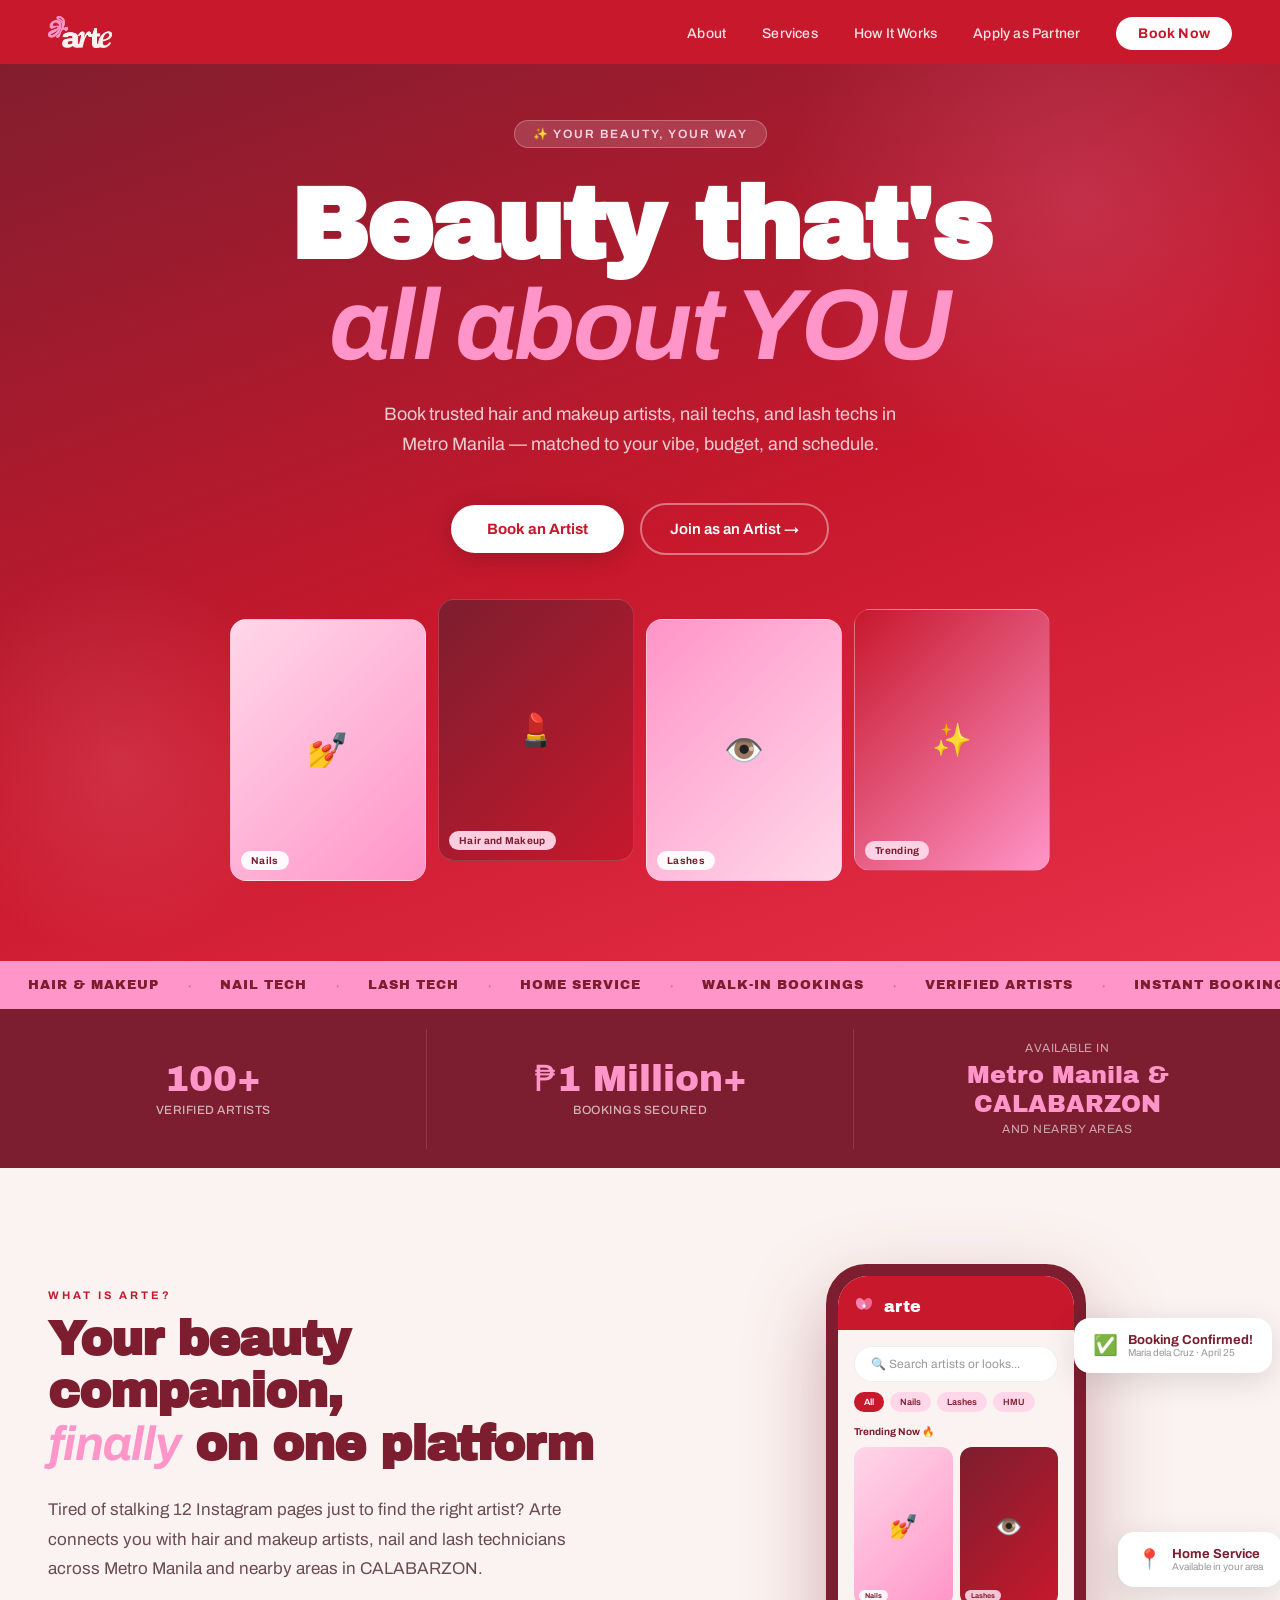
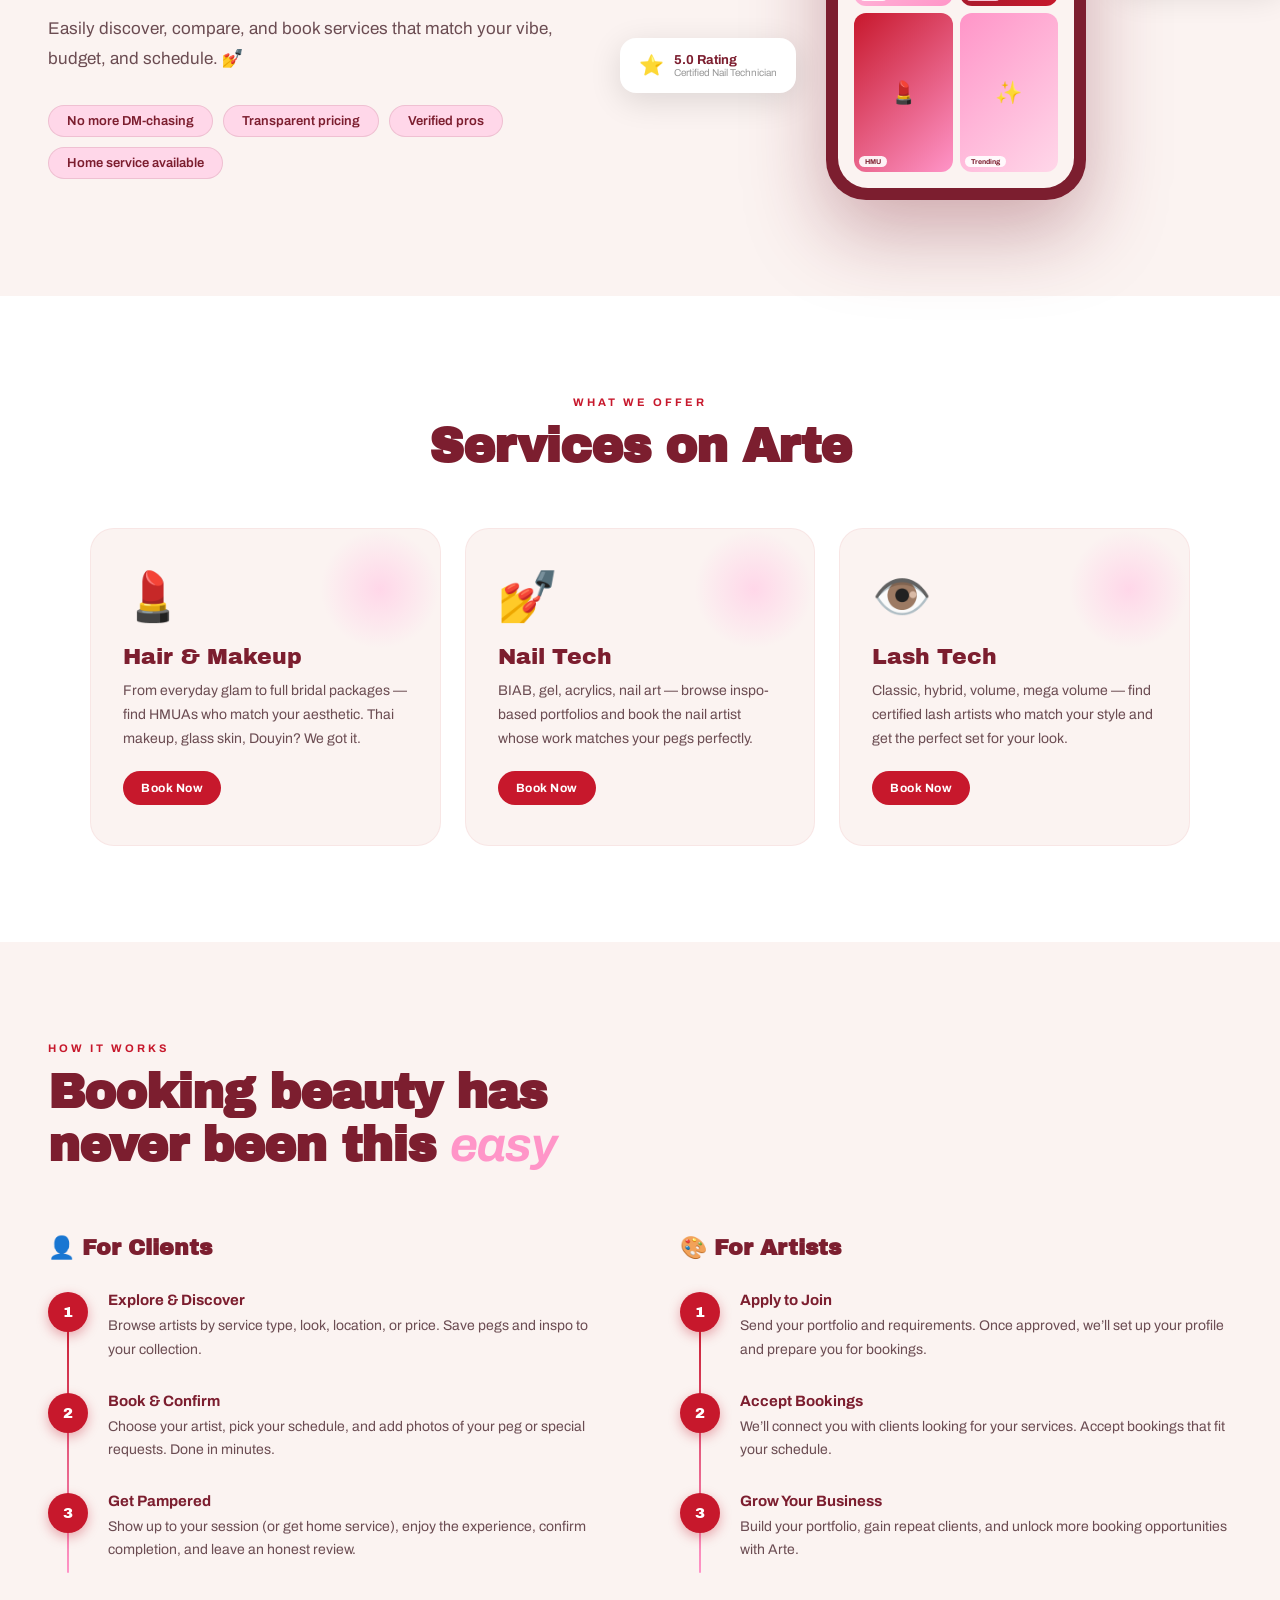
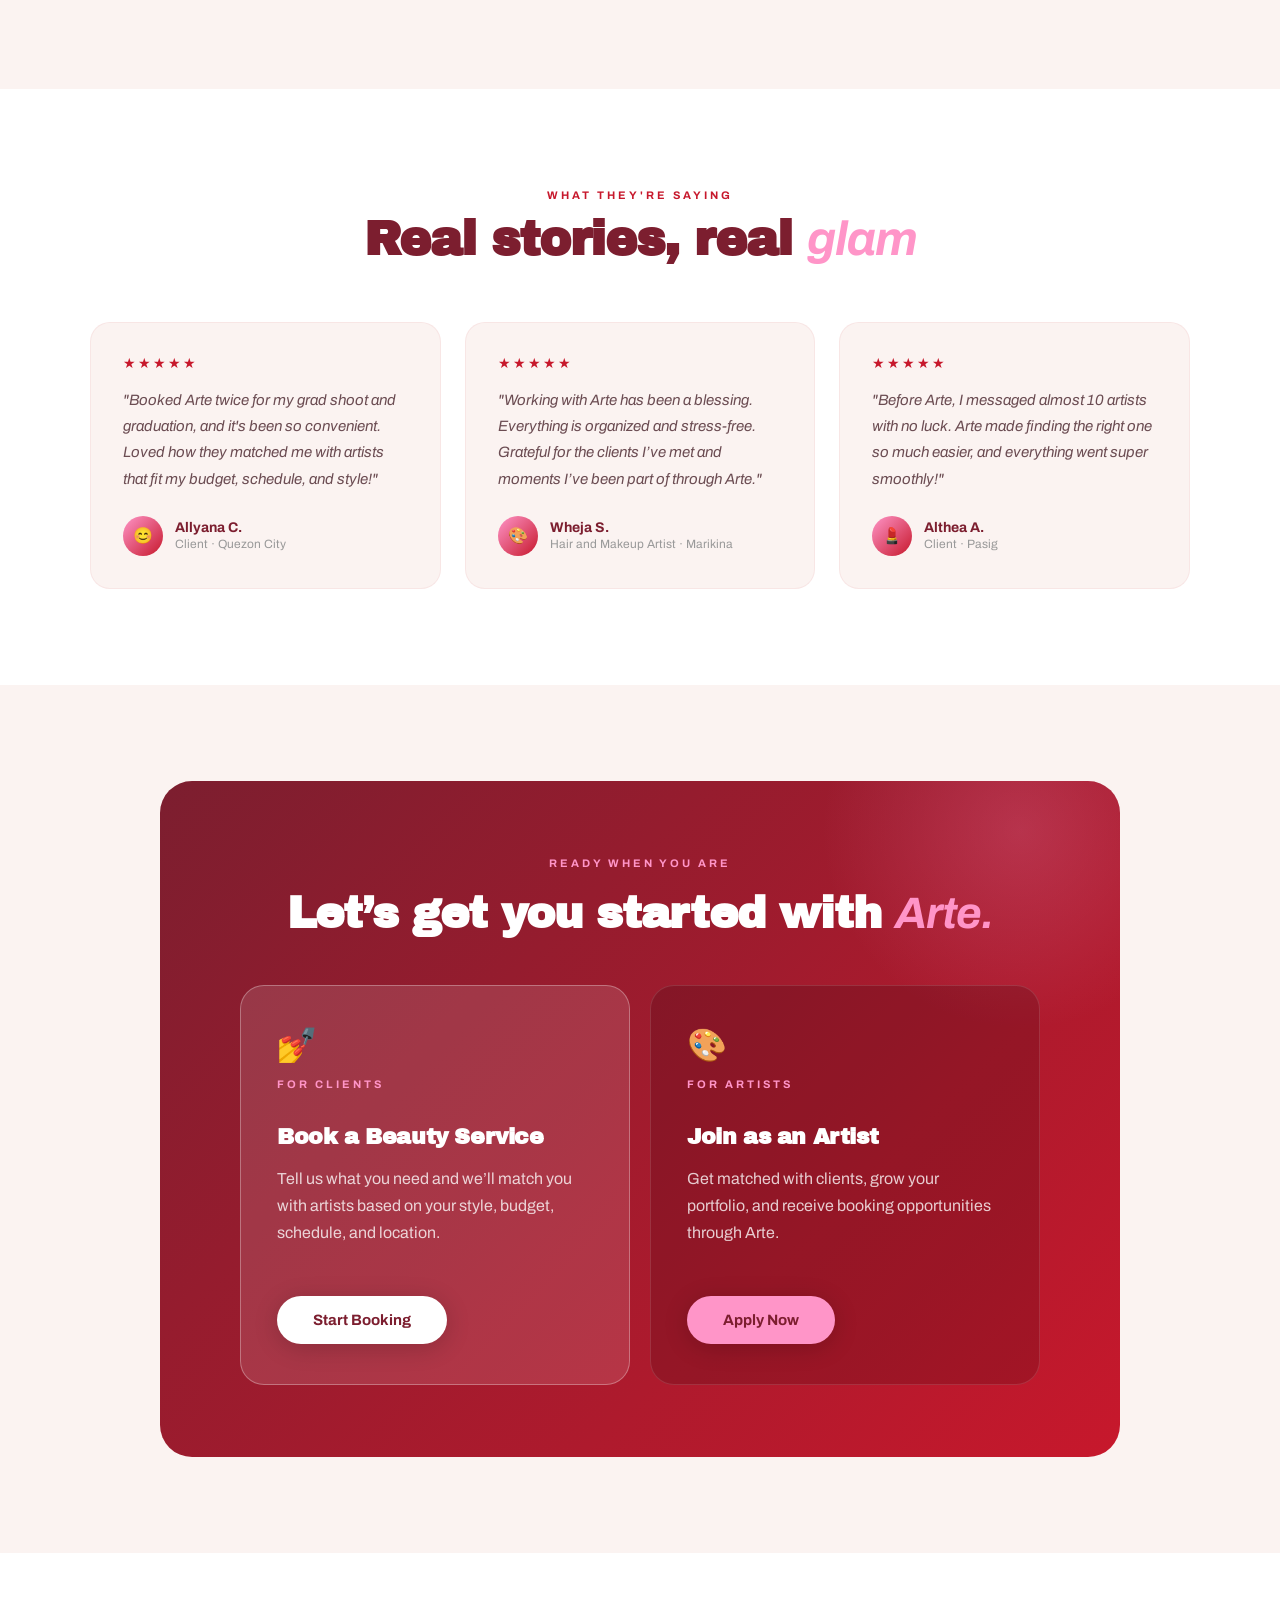
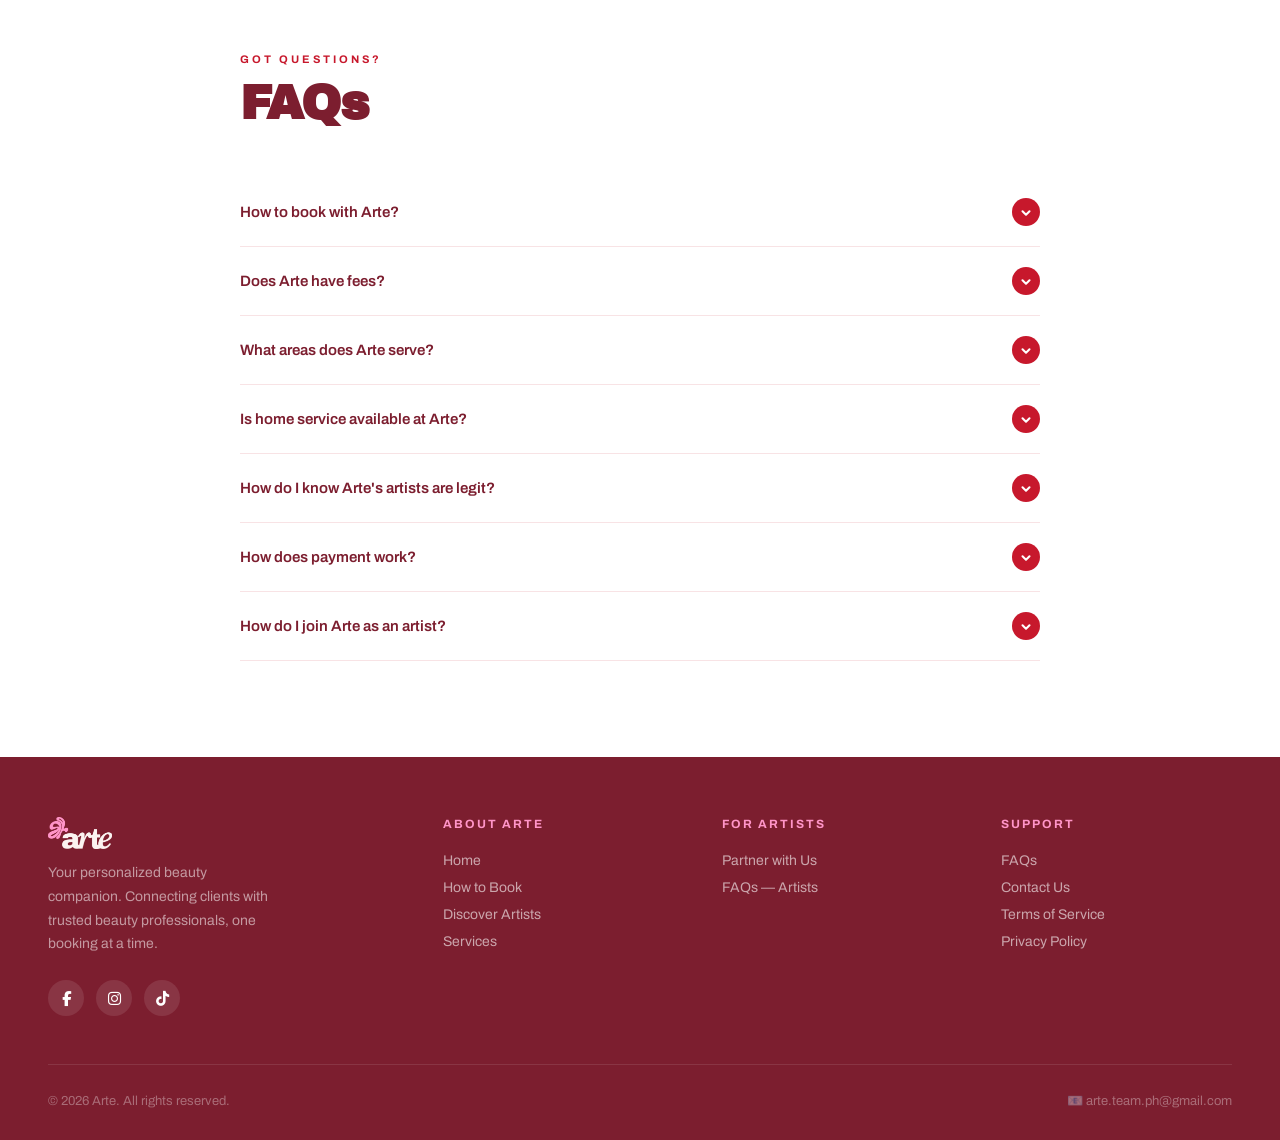
<file: index.html>
<!DOCTYPE html>
<html lang="en">
<head>
<meta charset="UTF-8">
<meta name="viewport" content="width=device-width, initial-scale=1.0">
<title>Arte — Book Hair & Makeup, Nail & Lash Services in Metro Manila</title>
<meta name="description" content="Book trusted hair and makeup artists, nail technicians, and lash techs in Metro Manila and nearby areas. Arte helps match you with beauty professionals based on your style, budget, schedule, and location.">
<link rel="canonical" href="https://arte.ph/">

<link rel="preconnect" href="https://fonts.googleapis.com">
<link rel="preconnect" href="https://fonts.gstatic.com" crossorigin>
<link href="https://fonts.googleapis.com/css2?family=Archivo+Black&family=Archivo:ital,wght@0,300;0,400;0,500;0,600;1,400;1,700&family=UKIJ+Ruqi&display=swap" rel="stylesheet">
<link rel="stylesheet" href="https://cdnjs.cloudflare.com/ajax/libs/font-awesome/6.5.0/css/all.min.css">
<link rel="stylesheet" href="styles.css">

<meta property="og:type" content="website">
<meta property="og:title" content="Arte — Find & Book Your Look">
<meta property="og:description" content="Find and book trusted beauty professionals based on your style, budget, and schedule.">
<meta property="og:image" content="https://arte.ph/images/og-cover.png">
<meta property="og:url" content="https://arte.ph/">

</head>

<script>
  fetch('components/header.html')
    .then(res => res.text())
    .then(data => document.getElementById('header').innerHTML = data);

  fetch('components/footer.html')
    .then(res => res.text())
    .then(data => document.getElementById('footer').innerHTML = data);
</script>

<body>

<!-- NAV -->
<div id="header"></div>

<!-- HERO -->
<section class="hero">
  <div class="hero-eyebrow">✨ Your beauty, your way</div>
  <h1 class="hero-headline">Beauty that's<br><em>all about YOU</em></h1>
  <p class="hero-sub">Book trusted hair and makeup artists, nail techs, and lash techs in Metro Manila — matched to your vibe, budget, and schedule.</p>
  <!-- SUB-TEXT UNDER HERO
   <p class="hero-sub-small">
    Available across Metro Manila and nearby areas in CALABARZON.
  </p>
  -->
  <div class="hero-actions">
    <a href="how-to-book.html" class="btn-primary">Book an Artist</a>
    <a href="for-artists.html" class="btn-ghost">Join as an Artist →</a>
  </div>
  <div class="hero-mosaic">
    <div class="mosaic-item" style="background: linear-gradient(135deg,#FFD7E9,#FF95C8);">
      <div class="mosaic-placeholder">💅</div>
      <span class="mosaic-tag">Nails</span>
    </div>
    <div class="mosaic-item" style="background: linear-gradient(135deg,#7C1E2F,#C7182C);">
      <div class="mosaic-placeholder">💄</div>
      <span class="mosaic-tag" style="background: rgba(255,215,233,0.95);">Hair and Makeup</span>
    </div>
    <div class="mosaic-item" style="background: linear-gradient(135deg,#FF95C8,#FFD7E9);">
      <div class="mosaic-placeholder">👁️</div>
      <span class="mosaic-tag">Lashes</span>
    </div>
    <div class="mosaic-item" style="background: linear-gradient(135deg,#C7182C,#FF95C8);">
      <div class="mosaic-placeholder">✨</div>
      <span class="mosaic-tag" style="background: rgba(255,215,233,0.95);">Trending</span>
    </div>
  </div>
</section>

<!-- MARQUEE -->
<div class="marquee-strip">
  <div class="marquee-inner">
    <span class="marquee-item">Hair &amp; Makeup</span><span class="marquee-dot">·</span>
    <span class="marquee-item">Nail Tech</span><span class="marquee-dot">·</span>
    <span class="marquee-item">Lash Tech</span><span class="marquee-dot">·</span>
    <span class="marquee-item">Home Service</span><span class="marquee-dot">·</span>
    <span class="marquee-item">Walk-In Bookings</span><span class="marquee-dot">·</span>
    <span class="marquee-item">Verified Artists</span><span class="marquee-dot">·</span>
    <span class="marquee-item">Instant Booking</span><span class="marquee-dot">·</span>
    <span class="marquee-item">Arte PH</span><span class="marquee-dot">·</span>
    <!-- duplicate for seamless loop -->
    <span class="marquee-item">Hair &amp; Makeup</span><span class="marquee-dot">·</span>
    <span class="marquee-item">Nail Tech</span><span class="marquee-dot">·</span>
    <span class="marquee-item">Lash Tech</span><span class="marquee-dot">·</span>
    <span class="marquee-item">Home Service</span><span class="marquee-dot">·</span>
    <span class="marquee-item">Walk-In Bookings</span><span class="marquee-dot">·</span>
    <span class="marquee-item">Verified Artists</span><span class="marquee-dot">·</span>
    <span class="marquee-item">Instant Booking</span><span class="marquee-dot">·</span>
    <span class="marquee-item">Arte PH</span><span class="marquee-dot">·</span>
  </div>
</div>

<!-- STATS -->
<div class="stat-strip">
  <div class="stat-item reveal">
    <div class="stat-number">100+</div>
    <div class="stat-label">Verified Artists</div>
  </div>
  <div class="stat-item reveal">
    <div class="stat-number">₱1 Million+</div>
    <div class="stat-label">Bookings Secured</div>
  </div>
  <div class="stat-item reveal service-area">
    <div class="area-label">Available in</div>
    <div class="area-main">Metro Manila & CALABARZON</div>
    <div class="area-sub">and nearby areas</div>
  </div>
</div>

<!-- WHAT IS ARTE -->
<section id="about" style="padding: 96px 48px; background: var(--cream);">
  <div class="about section-wrap reveal">
    <div class="about-text">
      <div class="section-label">What is Arte?</div>
      <h2 class="section-title">Your beauty companion,<br><em>finally</em> on one platform</h2>
      <p>Tired of stalking 12 Instagram pages just to find the right artist? Arte connects you with hair and makeup artists, nail and lash technicians across Metro Manila and nearby areas in CALABARZON. <br><br>Easily discover, compare, and book services that match your vibe, budget, and schedule. 💅</p>
      <div class="about-badges">
        <span class="badge">No more DM-chasing</span>
        <span class="badge">Transparent pricing</span>
        <span class="badge">Verified pros</span>
        <span class="badge">Home service available</span>
      </div>
    </div>
    <div class="about-visual" style="display:flex; align-items:center; justify-content:center; position:relative; min-height: 460px;">
      <div class="phone-mockup">
        <div class="phone-shell">
          <div class="phone-screen">
            <div class="phone-header">
              <svg width="20" height="20" viewBox="0 0 36 36" fill="none">
                <ellipse cx="12" cy="14" rx="8" ry="11" fill="#FF95C8" opacity="0.85" transform="rotate(-25 12 14)"/>
                <ellipse cx="24" cy="14" rx="8" ry="11" fill="#FF95C8" opacity="0.65" transform="rotate(25 24 14)"/>
                <circle cx="18" cy="18" r="3" fill="#fff" opacity="0.9"/>
              </svg>
              <span class="phone-logo">arte</span>
            </div>
            <div class="phone-content">
              <div class="phone-search">🔍 Search artists or looks...</div>
              <div class="phone-filters">
                <span class="phone-filter active">All</span>
                <span class="phone-filter">Nails</span>
                <span class="phone-filter">Lashes</span>
                <span class="phone-filter">HMU</span>
              </div>
              <div style="font-size:10px; font-weight:700; color:#7C1E2F; margin-top:4px;">Trending Now 🔥</div>
              <div class="phone-grid">
                <div class="phone-card" style="background: linear-gradient(135deg,#FFD7E9,#FF95C8);">💅<span class="phone-card-tag">Nails</span></div>
                <div class="phone-card" style="background: linear-gradient(135deg,#7C1E2F,#C7182C);">👁️<span class="phone-card-tag" style="background:rgba(255,215,233,0.9); color:#7C1E2F;">Lashes</span></div>
                <div class="phone-card" style="background: linear-gradient(135deg,#C7182C,#FF95C8);">💄<span class="phone-card-tag">HMU</span></div>
                <div class="phone-card" style="background: linear-gradient(135deg,#FF95C8,#FFD7E9);">✨<span class="phone-card-tag">Trending</span></div>
              </div>
            </div>
          </div>
        </div>
      </div>
      <div class="float-card float-card-1">
        <span class="icon">✅</span>
        <div>
          <strong>Booking Confirmed!</strong>
          <small>Maria dela Cruz  · April 25</small>
        </div>
      </div>
      <div class="float-card float-card-2">
        <span class="icon">⭐</span>
        <div>
          <strong>5.0 Rating</strong>
          <small>Certified Nail Technician</small>
        </div>
      </div>
      <div class="float-card float-card-3">
        <span class="icon">📍</span>
        <div>
          <strong>Home Service</strong>
          <small>Available in your area</small>
        </div>
      </div>
    </div>
  </div>
</section>

<!-- SERVICES -->
<section id="services" class="services-section">
  <div class="section-label">What We Offer</div>
  <h2 class="section-title">Services on Arte</h2>
  <div class="services-grid reveal">
    <div class="service-card">
      <span class="service-emoji">💄</span>
      <div class="service-name">Hair &amp; Makeup</div>
      <p class="service-desc">From everyday glam to full bridal packages — find HMUAs who match your aesthetic. Thai makeup, glass skin, Douyin? We got it.</p>
      <a href="https://m.me/arteamph?text=Hi%20Arte!%20I'd%20like%20to%20book%20a%20beauty%20service.%0A%0AService%20needed%3A%20HMU%0ADate%3A%0ATime%20to%20finish%3A%0AEvent%20type%3A%20%0ANo.%20of%20pax%3A%20%0ALocation%3A%20%0ASpecific%20request%3A" class="service-btn">Book Now</a>
    </div>
    <div class="service-card">
      <span class="service-emoji">💅</span>
      <div class="service-name">Nail Tech</div>
      <p class="service-desc">BIAB, gel, acrylics, nail art — browse inspo-based portfolios and book the nail artist whose work matches your pegs perfectly.</p>
      <a href="https://m.me/arteamph?text=Hi%20Arte!%20I'd%20like%20to%20book%20a%20beauty%20service.%0A%0AService%20needed%3A%20Nail%20tech%0ADate%3A%0ATime%20to%20finish%3A%0AEvent%20type%3A%20%0ANo.%20of%20pax%3A%20%0ALocation%3A%20%0ASpecific%20request%3A" class="service-btn">Book Now</a>
    </div>
    <div class="service-card">
      <span class="service-emoji">👁️</span>
      <div class="service-name">Lash Tech</div>
      <p class="service-desc">Classic, hybrid, volume, mega volume — find certified lash artists who match your style and get the perfect set for your look.</p>
      <a href="https://m.me/arteamph?text=Hi%20Arte!%20I'd%20like%20to%20book%20a%20beauty%20service.%0A%0AService%20needed%3A%20Lash%20tech%0ADate%3A%0ATime%20to%20finish%3A%0AEvent%20type%3A%20%0ANo.%20of%20pax%3A%20%0ALocation%3A%20%0ASpecific%20request%3A" class="service-btn">Book Now</a>
    </div>
  </div>
</section>

<!-- HOW IT WORKS -->
<section id="how" style="padding: 96px 48px; background: var(--cream);">
  <div class="section-wrap">
    <div class="section-label reveal">How It Works</div>
    <h2 class="section-title reveal" style="max-width: 520px; margin-bottom: 64px;">Booking beauty has never been this <em>easy</em></h2>
    <div class="how-section">
      <div class="how-block reveal">
        <h3>👤 For Clients</h3>
        <div class="steps">
          <div class="step">
            <div class="step-num">1</div>
            <div class="step-content">
              <h4>Explore &amp; Discover</h4>
              <p>Browse artists by service type, look, location, or price. Save pegs and inspo to your collection.</p>
            </div>
          </div>
          <div class="step">
            <div class="step-num">2</div>
            <div class="step-content">
              <h4>Book &amp; Confirm</h4>
              <p>Choose your artist, pick your schedule, and add photos of your peg or special requests. Done in minutes.</p>
            </div>
          </div>
          <div class="step">
            <div class="step-num">3</div>
            <div class="step-content">
              <h4>Get Pampered</h4>
              <p>Show up to your session (or get home service), enjoy the experience, confirm completion, and leave an honest review.</p>
            </div>
          </div>
        </div>
      </div>
      <div class="how-block reveal">
        <h3>🎨 For Artists</h3>
        <div class="steps">
          <div class="step">
            <div class="step-num">1</div>
            <div class="step-content">
              <h4>Apply to Join</h4>
              <p>Send your portfolio and requirements. Once approved, we’ll set up your profile and prepare you for bookings.</p>
            </div>
          </div>
          <div class="step">
            <div class="step-num">2</div>
            <div class="step-content">
              <h4>Accept Bookings</h4>
              <p>We’ll connect you with clients looking for your services. Accept bookings that fit your schedule.</p>
            </div>
          </div>
          <div class="step">
            <div class="step-num">3</div>
            <div class="step-content">
              <h4>Grow Your Business</h4>
              <p>Build your portfolio, gain repeat clients, and unlock more booking opportunities with Arte.</p>
            </div>
          </div>
        </div>
      </div>
    </div>
  </div>
</section>

<!-- TESTIMONIALS -->
<section class="testimonials">
  <div class="section-label" style="text-align:center;">What They're Saying</div>
  <h2 class="section-title">Real stories, real <em>glam</em></h2>
  <div class="testi-grid reveal">
    <div class="testi-card">
      <div class="testi-stars">★★★★★</div>
      <p class="testi-quote">"Booked Arte twice for my grad shoot and graduation, and it's been so convenient. Loved how they matched me with artists that fit my budget, schedule, and style!"</p>
      <div class="testi-author">
        <div class="testi-avatar">😊</div>
        <div>
          <div class="testi-name">Allyana C.</div>
          <div class="testi-role">Client · Quezon City</div>
        </div>
      </div>
    </div>
    <div class="testi-card">
      <div class="testi-stars">★★★★★</div>
      <p class="testi-quote">"Working with Arte has been a blessing. Everything is organized and stress-free. Grateful for the clients I’ve met and moments I’ve been part of through Arte."</p>
      <div class="testi-author">
        <div class="testi-avatar">🎨</div>
        <div>
          <div class="testi-name">Wheja S.</div>
          <div class="testi-role">Hair and Makeup Artist · Marikina</div>
        </div>
      </div>
    </div>
    <div class="testi-card">
      <div class="testi-stars">★★★★★</div>
      <p class="testi-quote">"Before Arte, I messaged almost 10 artists with no luck. Arte made finding the right one so much easier, and everything went super smoothly!"</p>
      <div class="testi-author">
        <div class="testi-avatar">💄</div>
        <div>
          <div class="testi-name">Althea A.</div>
          <div class="testi-role">Client · Pasig</div>
        </div>
      </div>
    </div>
  </div>
</section>

<!-- PARTNER -->
<section id="partner" class="partner-section">
  <div class="partner-inner" style="flex-direction: column; gap: 12px; max-width: 960px;">
    <div class="section-label reveal">Ready when you are</div>
    <h2 class="section-title reveal" style="margin-bottom: 48px;">Let’s get you started with <em>Arte.</em></h2>
    <div class="partner-split reveal">

      <!-- Clients -->
      <div class="partner-card partner-card-light">
        <span style="font-size: 32px;">💅</span>
        <div class="section-label" style="color: var(--pink);">For Clients</div>
        <h3 class="partner-card-title">Book a Beauty Service</h3>
        <p class="partner-card-text">Tell us what you need and we’ll match you with artists based on your style, budget, schedule, and location.</p>
        <a href="how-to-book.html" class="btn-primary" style="background: var(--white); color: var(--red-dark);">Start Booking</a>
      </div>

      <!-- Artists -->
      <div class="partner-card partner-card-dark">
        <span style="font-size: 32px;">🎨</span>
        <div class="section-label" style="color: var(--pink);">For Artists</div>
        <h3 class="partner-card-title">Join as an Artist</h3>
        <p class="partner-card-text">Get matched with clients, grow your portfolio, and receive booking opportunities through Arte.</p>
        <a href="for-artists.html" class="btn-primary" style="background: var(--pink); color: var(--red-dark);">Apply Now</a>
      </div>

    </div>
  </div>
</section>

<!-- FAQ -->
<section id="faqs" style="padding: 96px 48px; background: var(--white);">
  <div class="faq-section" style="padding:0; max-width:800px; margin:0 auto;">
    <div class="section-label reveal">Got Questions?</div>
    <h2 class="section-title reveal">FAQs</h2>
    <div style="margin-top: 40px;">
      <div class="faq-item reveal" onclick="toggleFaq(this)">
        <div class="faq-question">How to book with Arte? 

          <span class="faq-toggle">
            <svg viewBox="0 0 24 24">
              <path d="M6 9l6 6 6-6" stroke="currentColor" stroke-width="3.5" fill="none" stroke-linecap="round" stroke-linejoin="round"/>
            </svg>
          </span>

        </div>
        <div class="faq-answer">Browse artists, choose your service, pick a time slot, add your pegs or requests, and confirm. After the booking is confirmed, the artist will contact you to finalize the details.</div>
      </div>
      <div class="faq-item reveal" onclick="toggleFaq(this)">
        <div class="faq-question">Does Arte have fees? 

          <span class="faq-toggle">
            <svg viewBox="0 0 24 24">
              <path d="M6 9l6 6 6-6" stroke="currentColor" stroke-width="3.5" fill="none" stroke-linecap="round" stroke-linejoin="round"/>
            </svg>
          </span>

        </div>
        <div class="faq-answer">Arte Access applies per booking: ₱250 for bookings below ₱5,000, or 5% for bookings ₱5,000 and above. This covers artist matching, coordination, and booking support, including last-minute changes.</div>
      </div>
      
      <div class="faq-item reveal" onclick="toggleFaq(this)">
        <div class="faq-question">What areas does Arte serve? 

          <span class="faq-toggle">
            <svg viewBox="0 0 24 24">
              <path d="M6 9l6 6 6-6" stroke="currentColor" stroke-width="3.5" fill="none" stroke-linecap="round" stroke-linejoin="round"/>
            </svg>
          </span>

        </div>
        <div class="faq-answer">Arte primarily operates across Metro Manila and nearby areas in CALABARZON, but we’re not limited to these locations. If you’re outside these areas, let us know and we’ll do our best to assist you.</div>
      </div>

      <div class="faq-item reveal" onclick="toggleFaq(this)">
        <div class="faq-question">Is home service available at Arte? 

          <span class="faq-toggle">
            <svg viewBox="0 0 24 24">
              <path d="M6 9l6 6 6-6" stroke="currentColor" stroke-width="3.5" fill="none" stroke-linecap="round" stroke-linejoin="round"/>
            </svg>
          </span>

        </div>
        <div class="faq-answer">Yes, home service is available! When booking, you can choose between Walk-In (going to the artist's studio) or Home Service (that artist will come to you). Home service requires you to provide your address, and travel fees may apply.</div>
      </div>

      <div class="faq-item reveal" onclick="toggleFaq(this)">
        <div class="faq-question">How do I know Arte's artists are legit? 

          <span class="faq-toggle">
            <svg viewBox="0 0 24 24">
              <path d="M6 9l6 6 6-6" stroke="currentColor" stroke-width="3.5" fill="none" stroke-linecap="round" stroke-linejoin="round"/>
            </svg>
          </span>

        </div>
        <div class="faq-answer">All artists on Arte go through a verification and evaluation process.</div>
      </div>
      <div class="faq-item reveal" onclick="toggleFaq(this)">
        <div class="faq-question">How does payment work? 

          <span class="faq-toggle">
            <svg viewBox="0 0 24 24">
              <path d="M6 9l6 6 6-6" stroke="currentColor" stroke-width="3.5" fill="none" stroke-linecap="round" stroke-linejoin="round"/>

        </div>
        <div class="faq-answer">A downpayment is collected through Arte at the time of booking to secure your slot. The remaining balance is settled directly with the artist after the session. Arte holds the downpayment until the session is completed.</div>
      </div>
      <div class="faq-item reveal" onclick="toggleFaq(this)">
        <div class="faq-question">How do I join Arte as an artist? 
          
          <span class="faq-toggle">
            <svg viewBox="0 0 24 24">
              <path d="M6 9l6 6 6-6" stroke="currentColor" stroke-width="3.5" fill="none" stroke-linecap="round" stroke-linejoin="round"/>
            </svg>
          </span>

        </div>
        <div class="faq-answer">Click “Apply Now,” send us a DM, and submit your details. Our team will review your application, and once approved, we’ll set up your portfolio and connect you with clients.</div>
      </div>
    </div>
  </div>
</section>

<!-- FOOTER -->
<div id="footer"></div>



<script>
  // Scroll reveal
  const reveals = document.querySelectorAll('.reveal');
  const observer = new IntersectionObserver((entries) => {
    entries.forEach((entry, i) => {
      if (entry.isIntersecting) {
        setTimeout(() => entry.target.classList.add('visible'), i * 80);
        observer.unobserve(entry.target);
      }
    });
  }, { threshold: 0.12 });
  reveals.forEach(el => observer.observe(el));

  // FAQ toggle
  function toggleFaq(el) {
    el.classList.toggle('open');
  }

  // Heart button toggle
  document.querySelectorAll('.heart-btn').forEach(btn => {
    btn.addEventListener('click', () => {
      btn.textContent = btn.textContent === '🤍' ? '❤️' : '🤍';
    });
  });

  // Smooth active nav highlight
  const navLinks = document.querySelectorAll('.nav-links a:not(.nav-cta)');
  const sections = document.querySelectorAll('section[id]');
  window.addEventListener('scroll', () => {
    let current = '';
    sections.forEach(sec => {
      if (window.scrollY >= sec.offsetTop - 100) current = sec.id;
    });
    navLinks.forEach(link => {
      link.style.color = link.getAttribute('href') === `#${current}` ? 'white' : 'rgba(255,255,255,0.88)';
    });
  });



  fetch('components/header.html')
  .then(res => res.text())
  .then(data => {
    document.getElementById('header').innerHTML = data;

    const toggle = document.querySelector('.nav-toggle');
    const links = document.querySelector('.nav-links');

    toggle.addEventListener('click', () => {
      links.classList.toggle('open');
    });
  });
</script>
</body>
</html>
</file>
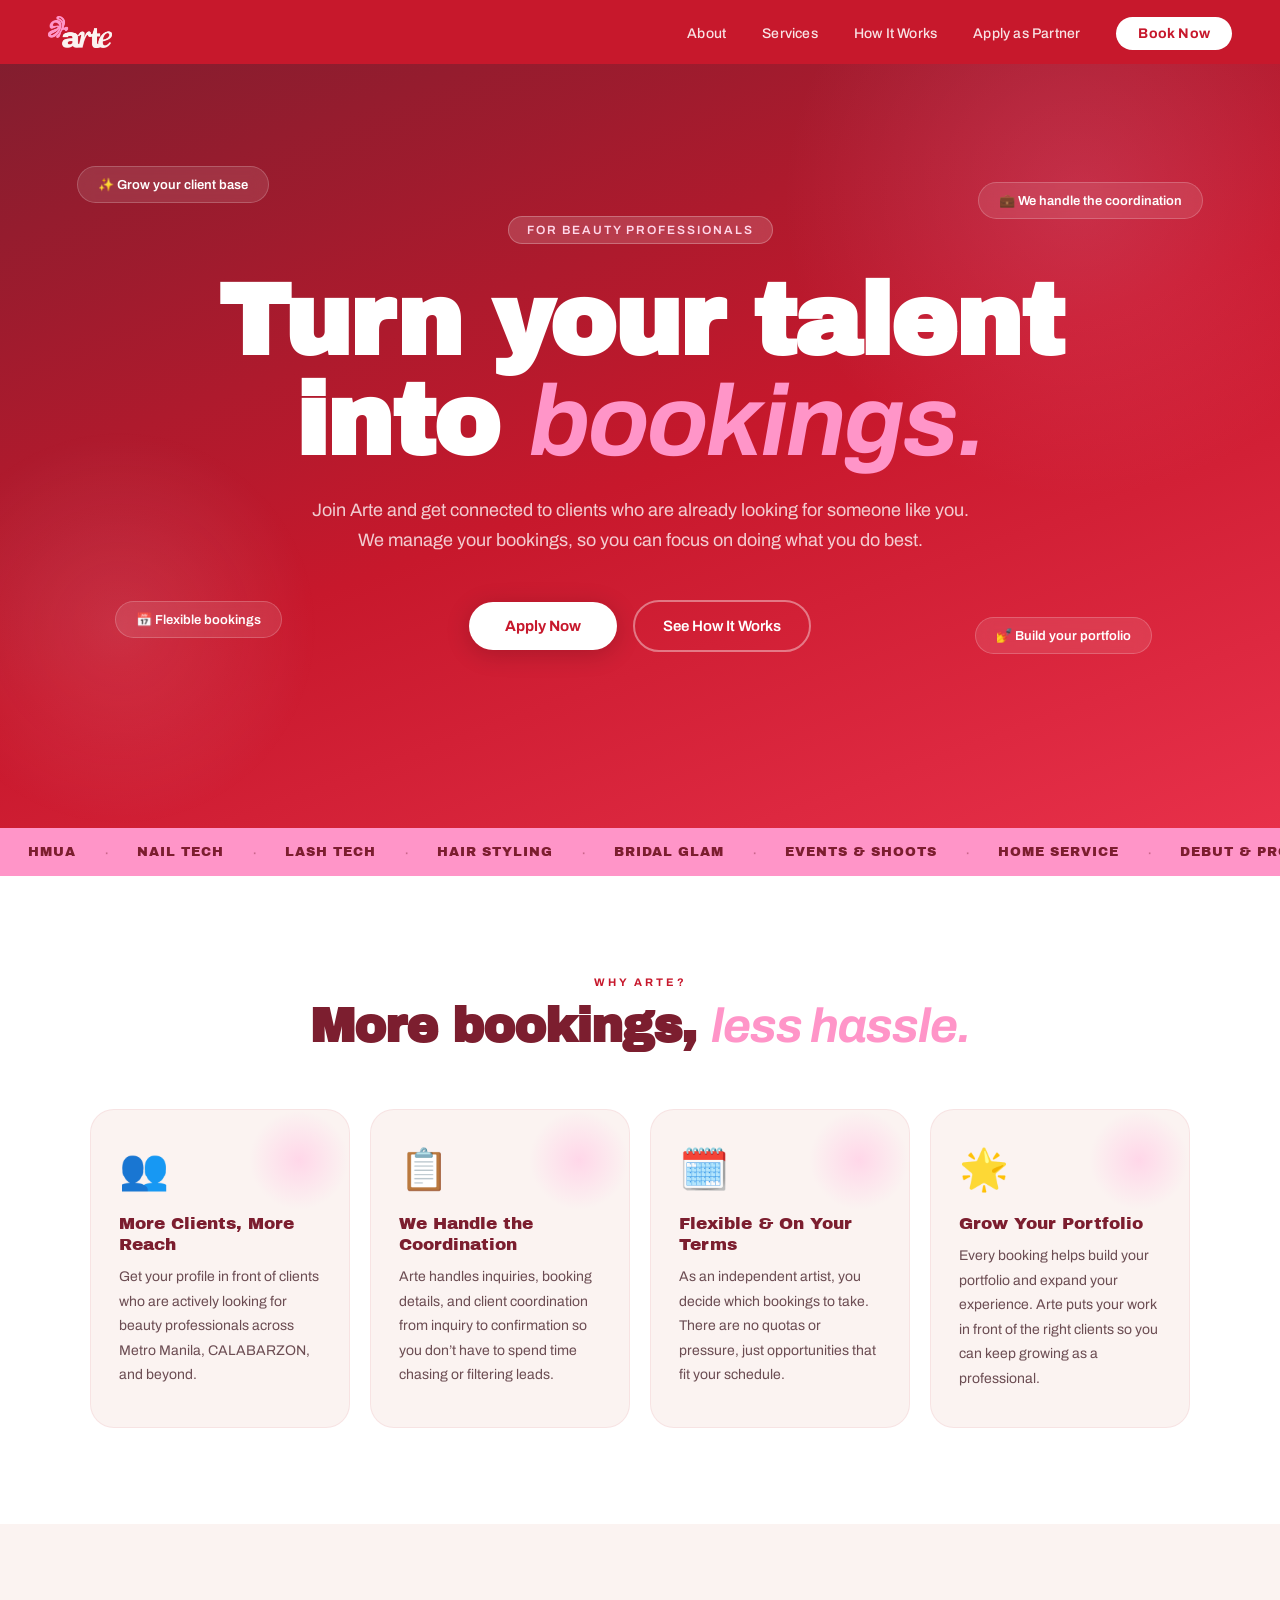
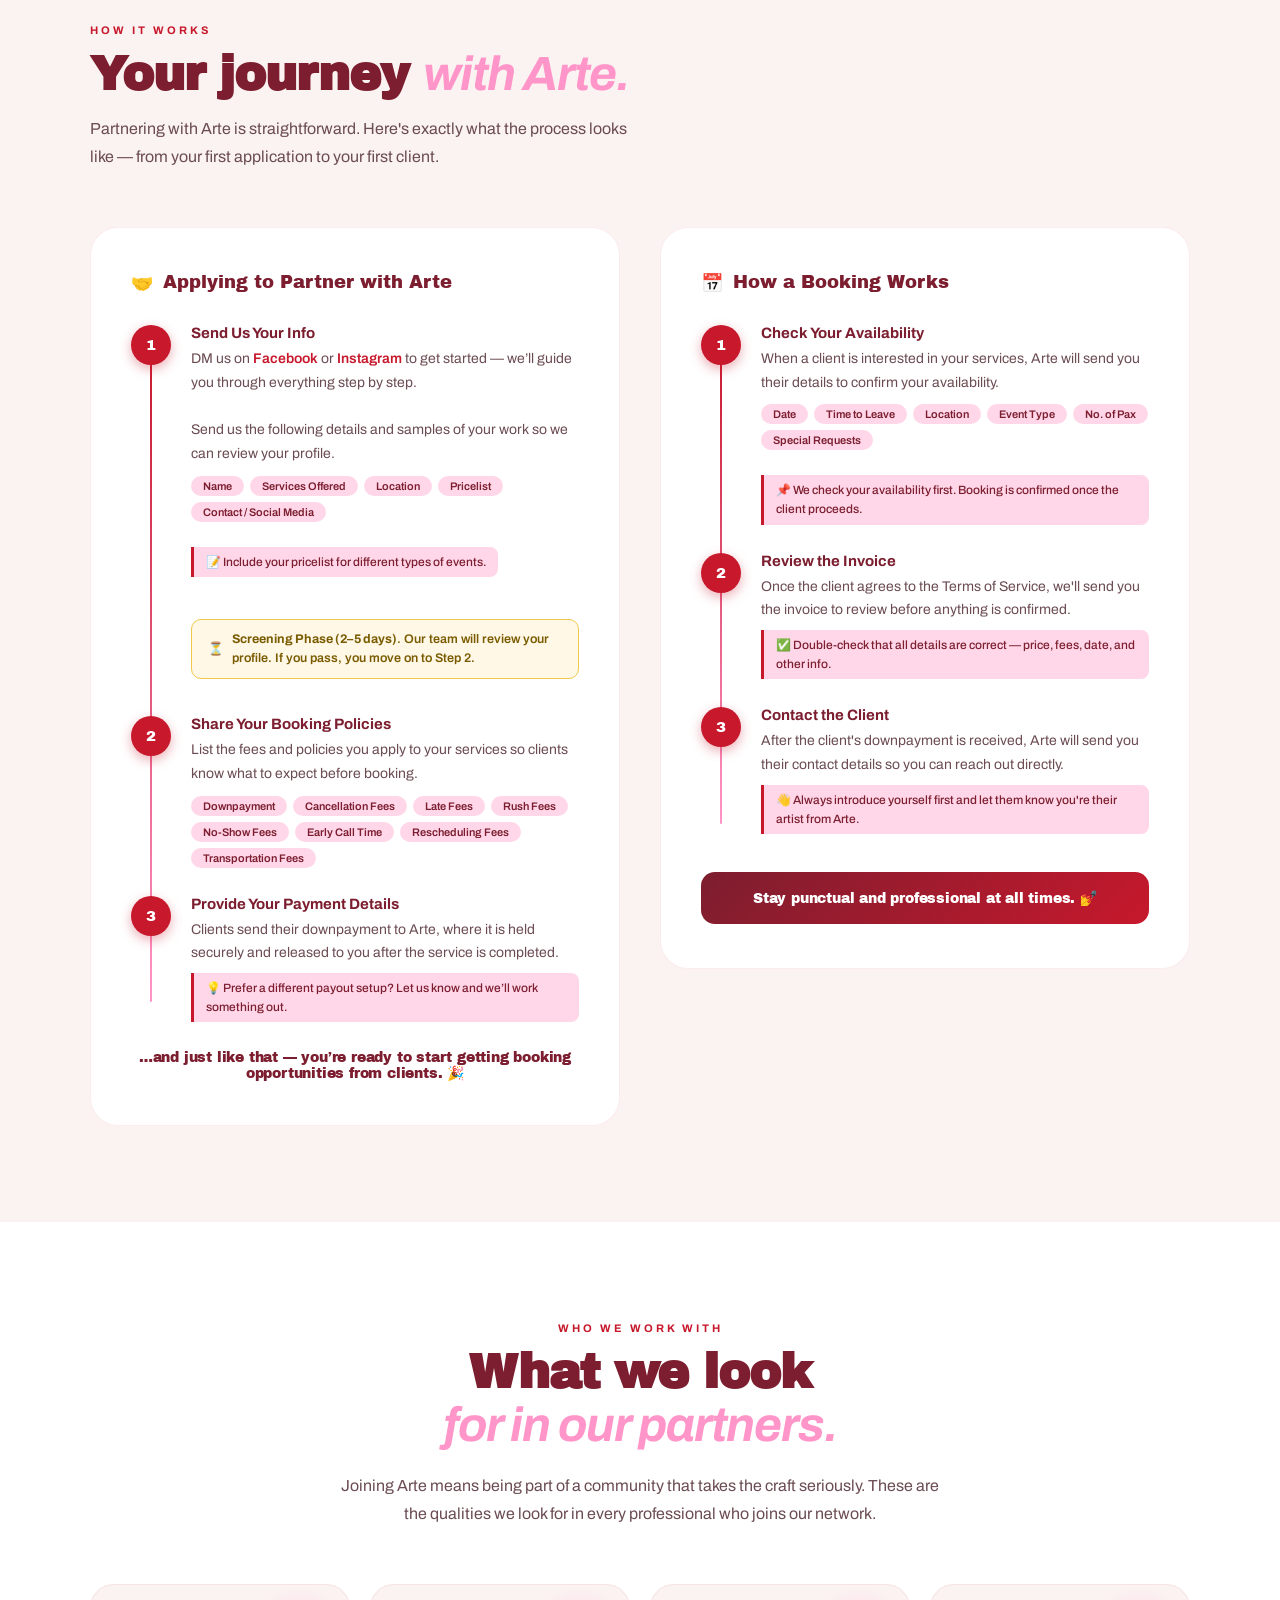
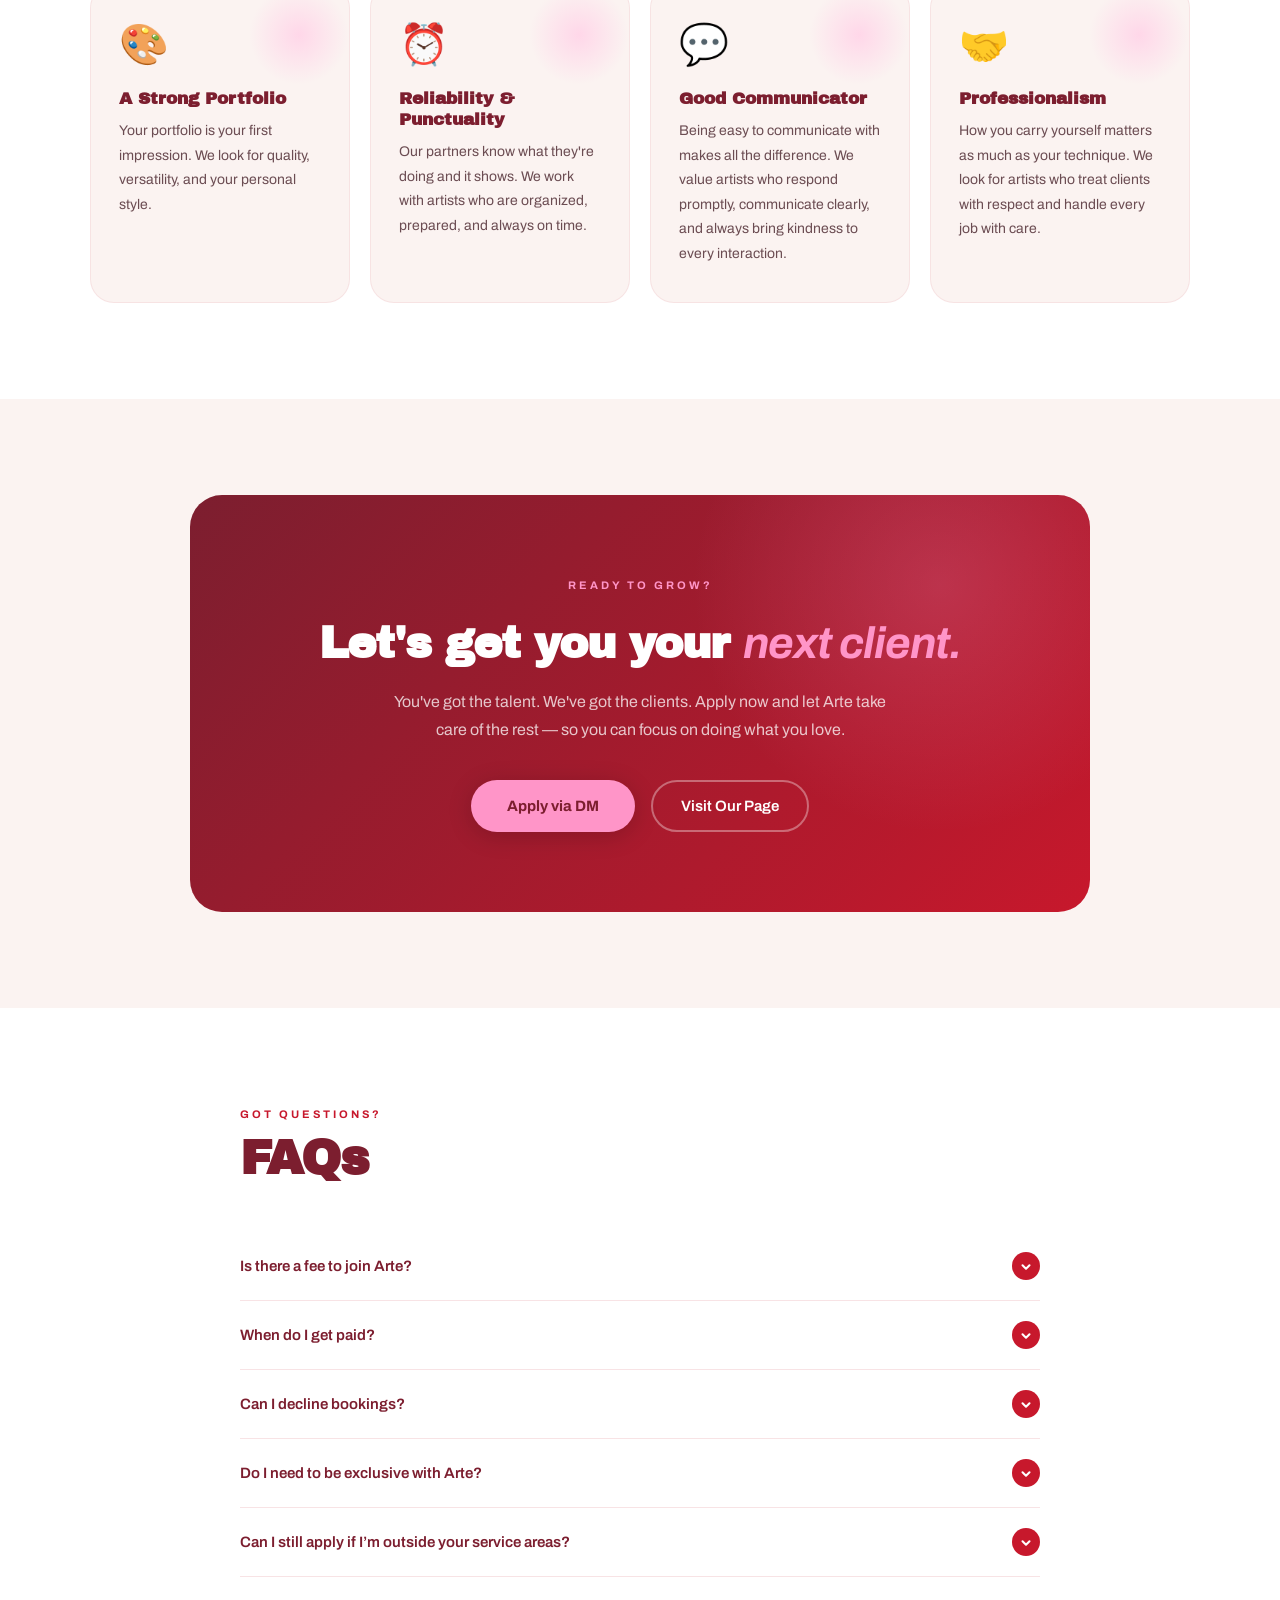
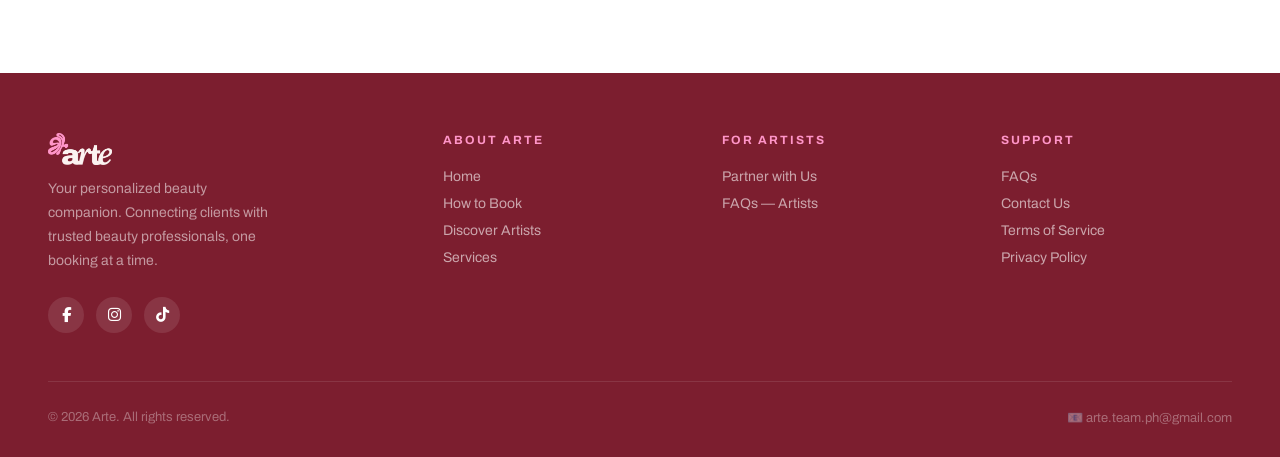
<file: for-artists.html>
<!DOCTYPE html>
<html lang="en">
<head>
  <meta charset="UTF-8">
  <meta name="viewport" content="width=device-width, initial-scale=1.0">
  <title>Apply as a Beauty Professional — HMUA, Nail & Lash Techs | Arte</title>
  <meta name="description" content="Join Arte and get matched with clients looking for hair and makeup artists, nail techs, and lash techs. Grow your bookings and portfolio.">
  <link rel="canonical" href="https://arte.ph/for-artists.html">

  <link rel="preconnect" href="https://fonts.googleapis.com">
  <link rel="preconnect" href="https://fonts.gstatic.com" crossorigin>
  <link href="https://fonts.googleapis.com/css2?family=Archivo+Black&family=Archivo:ital,wght@0,300;0,400;0,500;0,600;1,400;1,700&display=swap" rel="stylesheet">
  <link rel="stylesheet" href="https://cdnjs.cloudflare.com/ajax/libs/font-awesome/6.5.0/css/all.min.css">
  <link rel="stylesheet" href="styles.css">

  <meta property="og:type" content="website">
<meta property="og:title" content="Join Arte as a Beauty Professional">
<meta property="og:description" content="Get matched with clients and grow your beauty business with Arte.">
<meta property="og:image" content="https://arte.ph/images/og-artists.png">
<meta property="og:url" content="https://arte.ph/for-artists.html">
</head>

<script>
  fetch('components/header.html')
    .then(res => res.text())
    .then(data => document.getElementById('header').innerHTML = data);

  fetch('components/footer.html')
    .then(res => res.text())
    .then(data => document.getElementById('footer').innerHTML = data);
</script>

<body>

<div id="header"></div>

<!-- ═══════════════════════════════════════════════
     HERO
═══════════════════════════════════════════════ -->
<div class="artist-hero">
  <!-- Floating bubbles -->
  <div class="hero-bubbles">
    <div class="hero-bubble hero-bubble-1">✨ Grow your client base</div>
    <div class="hero-bubble hero-bubble-2">💼 We handle the coordination</div>
    <div class="hero-bubble hero-bubble-3">📅 Flexible bookings</div>
    <div class="hero-bubble hero-bubble-4">💅 Build your portfolio</div>
  </div>

  <div class="artist-hero-inner">
    <div class="hero-eyebrow">For Beauty Professionals</div>
    <h1 class="hero-headline">
      Turn your talent<br>into <em>bookings.</em>
    </h1>
    <p class="hero-sub">
      Join Arte and get connected to clients who are already looking for someone like you.
      We manage your bookings, so you can focus on doing what you do best.
    </p>

    <div class="hero-actions">
      <a href="https://m.me/arteamph?text=Hi%20Arte!%20I%E2%80%99m%20interested%20in%20applying%20as%20a%20partner%20artist.%0A%0AName%3A%0AServices%20offered%3A%0ALocation%3A%0APortfolio%20%2F%20social%20media%20link%3A%0APricelist%3A%20(You%20can%20send%20this%20separately)%0AHow%20did%20you%20hear%20about%20us%3F%3A" class="btn-primary" target="_blank">
        Apply Now
      </a>
      <a href="#how-it-works" class="btn-ghost">See How It Works</a>
    </div>
    
    <!--<br><p class="hero-urgency">
      We’re currently onboarding new artists in batches.
    </p> -->
  </div>
</div>

<!-- Marquee strip -->
<div class="marquee-strip">
  <div class="marquee-inner">
    <span class="marquee-item">HMUA</span><span class="marquee-dot">·</span>
    <span class="marquee-item">Nail Tech</span><span class="marquee-dot">·</span>
    <span class="marquee-item">Lash Tech</span><span class="marquee-dot">·</span>
    <span class="marquee-item">Hair Styling</span><span class="marquee-dot">·</span>
    <span class="marquee-item">Bridal Glam</span><span class="marquee-dot">·</span>
    <span class="marquee-item">Events & Shoots</span><span class="marquee-dot">·</span>
    <span class="marquee-item">Home Service</span><span class="marquee-dot">·</span>
    <span class="marquee-item">Debut & Prom</span><span class="marquee-dot">·</span>
    <span class="marquee-item">HMUA</span><span class="marquee-dot">·</span>
    <span class="marquee-item">Nail Tech</span><span class="marquee-dot">·</span>
    <span class="marquee-item">Lash Tech</span><span class="marquee-dot">·</span>
    <span class="marquee-item">Hair Styling</span><span class="marquee-dot">·</span>
    <span class="marquee-item">Bridal Glam</span><span class="marquee-dot">·</span>
    <span class="marquee-item">Events & Shoots</span><span class="marquee-dot">·</span>
    <span class="marquee-item">Home Service</span><span class="marquee-dot">·</span>
    <span class="marquee-item">Debut & Prom</span><span class="marquee-dot">·</span>
  </div>
</div>


<!-- ═══════════════════════════════════════════════
     WHY JOIN ARTE
═══════════════════════════════════════════════ -->
<section class="why-section">
  <div class="section-label">Why Arte?</div>
  <h2 class="section-title">More bookings, <em>less hassle.</em></h2>

  <div class="why-grid">
    <div class="why-card reveal">
      <span class="why-icon">👥</span>
      <div class="why-title">More Clients, More Reach</div>
      <p class="why-desc">Get your profile in front of clients who are actively looking for beauty professionals across Metro Manila, CALABARZON, and beyond.</p>
    </div>

    <div class="why-card reveal">
      <span class="why-icon">📋</span>
      <div class="why-title">We Handle the Coordination</div>
      <p class="why-desc">Arte handles inquiries, booking details, and client coordination from inquiry to confirmation so you don’t have to spend time chasing or filtering leads.</p>
    </div>

    <div class="why-card reveal">
      <span class="why-icon">🗓️</span>
      <div class="why-title">Flexible & On Your Terms</div>
      <p class="why-desc">As an independent artist, you decide which bookings to take. There are no quotas or pressure, just opportunities that fit your schedule.</p>
    </div>

    <div class="why-card reveal">
      <span class="why-icon">🌟</span>
      <div class="why-title">Grow Your Portfolio</div>
      <p class="why-desc">Every booking helps build your portfolio and expand your experience. Arte puts your work in front of the right clients so you can keep growing as a professional.</p>
    </div>
  </div>
</section>


<!-- ═══════════════════════════════════════════════
     HOW IT WORKS
═══════════════════════════════════════════════ -->
<section class="how-artist-section" id="how-it-works">
  <div class="how-artist-inner">
    <div class="section-label">How It Works</div>
    <h2 class="section-title">Your journey <em>with Arte.</em></h2>
    <p style="font-size:16px; color:var(--text-muted); margin-top:14px; max-width:560px; line-height:1.75;">
      Partnering with Arte is straightforward. Here's exactly what the process looks like — from your first application to your first client.
    </p>

    <div class="how-flows">

      <!-- LEFT: Applying to Partner -->
      <div class="flow-block reveal">
        <div class="flow-block-title">
          <span>🤝</span> Applying to Partner with Arte
        </div>

        <div class="flow-steps">

          <div class="flow-step">
            <div class="flow-num">1</div>
            <div class="flow-content">
              <h4>Send Us Your Info</h4>
              <p>DM us on <a href="https://m.me/arteamph?text=Hi%20Arte!%20I%E2%80%99m%20interested%20in%20applying%20as%20a%20partner%20artist.%0A%0AName%3A%0AServices%20offered%3A%0ALocation%3A%0APortfolio%20%2F%20social%20media%20link%3A%0APricelist%3A%20(You%20can%20send%20this%20separately)%0AHow%20did%20you%20hear%20about%20us%3F%3A">
                Facebook
              </a> or <a href="https://instagram.com/arte_philippines">Instagram</a> 
              to get started — we’ll guide you through everything step by step.<br><br>Send us the following details and samples of your work so we can review your profile.</p>
              <div class="detail-chips">
                <span class="detail-chip">Name</span>
                <span class="detail-chip">Services Offered</span>
                <span class="detail-chip">Location</span>
                <span class="detail-chip">Pricelist</span>
                <span class="detail-chip">Contact / Social Media</span>
              </div>
              <br><span class="flow-note">📝 Include your pricelist for different types of events.</span>
            </div>
          </div>

          <div class="screening-badge">
            ⏳ <span><strong>Screening Phase (2–5 days)</strong>. Our team will review your profile. If you pass, you move on to Step 2.</span>
          </div><br>

          <div class="flow-step">
            <div class="flow-num">2</div>
            <div class="flow-content">
              <h4>Share Your Booking Policies</h4>
              <p>List the fees and policies you apply to your services so clients know what to expect before booking. </p>
              <div class="detail-chips">
                <span class="detail-chip">Downpayment</span>
                <span class="detail-chip">Cancellation Fees</span>
                <span class="detail-chip">Late Fees</span>
                <span class="detail-chip">Rush Fees</span>
                <span class="detail-chip">No-Show Fees</span>
                <span class="detail-chip">Early Call Time</span>
                <span class="detail-chip">Rescheduling Fees</span>
                <span class="detail-chip">Transportation Fees</span>
              </div>
            </div>
          </div>

          <div class="flow-step">
            <div class="flow-num">3</div>
            <div class="flow-content">
              <h4>Provide Your Payment Details</h4>
              <p>Clients send their downpayment to Arte, where it is held securely and released to you after the service is completed.</p>
              <span class="flow-note">💡 Prefer a different payout setup? Let us know and we’ll work something out.</span>
            </div>
          </div>

        </div><!-- /flow-steps -->

        <div style="margin-top:28px; text-align:center;">
          <p style="font-family:'Archivo Black', sans-serif; font-size:14px; color:var(--red-dark); letter-spacing:-0.2px;">
            …and just like that — you’re ready to start getting booking opportunities from clients. 🎉
          </p>
        </div>
      </div>

      <!-- RIGHT: How Bookings Work -->
      <div class="flow-block reveal">
        <div class="flow-block-title">
          <span>📅</span> How a Booking Works
        </div>

        <div class="flow-steps">

          <div class="flow-step">
            <div class="flow-num">1</div>
            <div class="flow-content">
              <h4>Check Your Availability</h4>
              <p>When a client is interested in your services, Arte will send you their details to confirm your availability.</p>
              <div class="detail-chips">
                <span class="detail-chip">Date</span>
                <span class="detail-chip">Time to Leave</span>
                <span class="detail-chip">Location</span>
                <span class="detail-chip">Event Type</span>
                <span class="detail-chip">No. of Pax</span>
                <span class="detail-chip">Special Requests</span>
              </div>
              <br><span class="flow-note">📌 We check your availability first. Booking is confirmed once the client proceeds.</span>
            </div>
          </div>

          <div class="flow-step">
            <div class="flow-num">2</div>
            <div class="flow-content">
              <h4>Review the Invoice</h4>
              <p>Once the client agrees to the Terms of Service, we'll send you the invoice to review before anything is confirmed.</p>
              <span class="flow-note">✅ Double-check that all details are correct — price, fees, date, and other info.</span>
            </div>
          </div>

          <div class="flow-step">
            <div class="flow-num">3</div>
            <div class="flow-content">
              <h4>Contact the Client</h4>
              <p>After the client's downpayment is received, Arte will send you their contact details so you can reach out directly.</p>
              <span class="flow-note">👋 Always introduce yourself first and let them know you're their artist from Arte.</span>
              <div class="detail-chips" style="margin-top:10px;">
              </div>
            </div>
          </div>

        </div><!-- /flow-steps -->

        <div style="margin-top:28px; padding:18px 20px; background:linear-gradient(135deg, var(--red-dark), var(--red)); border-radius:14px; text-align:center;">
          <p style="font-family:'Archivo Black', sans-serif; font-size:14px; color:white; letter-spacing:-0.2px;">
            Stay punctual and professional at all times. 💅
          </p>
        </div>
      </div>

    </div><!-- /how-flows -->
  </div>
</section>


<!-- ═══════════════════════════════════════════════
     WHAT WE LOOK FOR
═══════════════════════════════════════════════ -->
<section class="lookfor-section">
  <div class="lookfor-inner">

    <div class="lookfor-left reveal">
      <div class="section-label">Who We Work With</div>
      <h2 class="section-title">What we look<br><em>for in our partners.</em></h2>
      <p>Joining Arte means being part of a community that takes the craft seriously. These are the qualities we look for in every professional who joins our network.</p>

      <div class="lookfor-list">
        <div class="lookfor-item">
          <span class="lookfor-icon">🎨</span>
          <div class="lookfor-text">
            <h4>A Strong Portfolio</h4>
            <p>Your portfolio is your first impression. We look for quality, versatility, and your personal style.</p>
          </div>
        </div>

        <div class="lookfor-item">
          <span class="lookfor-icon">⏰</span>
          <div class="lookfor-text">
            <h4>Reliability & Punctuality</h4>
            <p>Our partners know what they're doing and it shows. We work with artists who are organized, prepared, and always on time.</p>
          </div>
        </div>

        <div class="lookfor-item">
          <span class="lookfor-icon">💬</span>
          <div class="lookfor-text">
            <h4>Good Communicator</h4>
            <p>Being easy to communicate with makes all the difference. We value artists who respond promptly, communicate clearly, and always bring kindness to every interaction.</p>
          </div>
        </div>

        <div class="lookfor-item">
          <span class="lookfor-icon">🤝</span>
          <div class="lookfor-text">
            <h4>Professionalism</h4>
            <p>How you carry yourself matters as much as your technique. We look for artists who treat clients with respect and handle every job with care.</p>
          </div>
        </div>
      </div>
    </div>



  </div>
</section>

<!-- ═══════════════════════════════════════════════
     FINAL CTA
═══════════════════════════════════════════════ -->
<section class="artist-cta-section">
  <div class="artist-cta-inner reveal">
    <div class="section-label">Ready to grow?</div>
    <h2 class="section-title">Let's get you your <em>next client.</em></h2>
    <p>
      You've got the talent. We've got the clients. Apply now and let Arte take care of the rest — so you can focus on doing what you love.
    </p>
    <div class="cta-buttons">
      <a href="https://m.me/arteamph?text=Hi%20Arte!%20I%E2%80%99m%20interested%20in%20applying%20as%20a%20partner%20artist.%0A%0AName%3A%0AServices%20offered%3A%0ALocation%3A%0APortfolio%20%2F%20social%20media%20link%3A%0APricelist%3A%20(You%20can%20send%20this%20separately)%0AHow%20did%20you%20hear%20about%20us%3F%3A" class="btn-primary" target="_blank">
        Apply via DM
      </a>
      <a href="https://fb.com/arteamph" class="btn-ghost" target="_blank">Visit Our Page</a>
    </div>
  </div>
</section>


<!-- ═══════════════════════════════════════════════
     FAQ
═══════════════════════════════════════════════ -->
<section id="faqs" style="padding: 96px 48px; background: var(--white);">
  <div class="faq-section" style="padding:0; max-width:800px; margin:0 auto; background: var(--white)">
    <div class="section-label reveal">Got Questions?</div>
    <h2 class="section-title reveal">FAQs</h2>
    <div style="margin-top: 40px;">

      <div class="faq-item reveal" onclick="toggleFaq(this)">
        <div class="faq-question">Is there a fee to join Arte?
          <span class="faq-toggle">
            <svg viewBox="0 0 24 24">
              <path d="M6 9l6 6 6-6" stroke="currentColor" stroke-width="3.5" fill="none" stroke-linecap="round" stroke-linejoin="round"/>
            </svg>
          </span>
        </div>
        <div class="faq-answer">Arte <b>does not take any cuts or commissions</b> from your rates for now, so you receive your full service fee. We charge clients a small admin fee (PHP 250.00) for coordination and booking support.
        <br><br> As we continue to grow and launch our platform, this may evolve. If anything changes, we’ll make sure to inform you and take our partner artists’ feedback into consideration.</div>
      </div>

      <div class="faq-item reveal" onclick="toggleFaq(this)">
        <div class="faq-question">When do I get paid?
          <span class="faq-toggle">
            <svg viewBox="0 0 24 24">
              <path d="M6 9l6 6 6-6" stroke="currentColor" stroke-width="3.5" fill="none" stroke-linecap="round" stroke-linejoin="round"/>
            </svg>
          </span>
        </div>
        <div class="faq-answer">Clients send their downpayment to Arte. We hold it and release it to you after the service. This protects both you and the client, and you’ll still receive the full downpayment even if the client doesn’t show up.
        <br><br>If you prefer a different setup, just let us know. We’re open to adjusting and finding a setup that works best for you.</div>
      </div>

      <div class="faq-item reveal" onclick="toggleFaq(this)">
        <div class="faq-question">Can I decline bookings?
          <span class="faq-toggle">
            <svg viewBox="0 0 24 24">
              <path d="M6 9l6 6 6-6" stroke="currentColor" stroke-width="3.5" fill="none" stroke-linecap="round" stroke-linejoin="round"/>
            </svg>
          </span>
        </div>
        <div class="faq-answer">Yes, you are free to accept or decline any booking based on your availability and preferences.</div>
      </div>

      <div class="faq-item reveal" onclick="toggleFaq(this)">
        <div class="faq-question">Do I need to be exclusive with Arte?
          <span class="faq-toggle">
            <svg viewBox="0 0 24 24">
              <path d="M6 9l6 6 6-6" stroke="currentColor" stroke-width="3.5" fill="none" stroke-linecap="round" stroke-linejoin="round"/>
            </svg>
          </span>
        </div>
        <div class="faq-answer">You don't need to be exclusive with Arte. You can continue accepting bookings from other platforms or personal clients.</div>
      </div>

      <div class="faq-item reveal" onclick="toggleFaq(this)">
        <div class="faq-question">Can I still apply if I’m outside your service areas?
          <span class="faq-toggle">
            <svg viewBox="0 0 24 24">
              <path d="M6 9l6 6 6-6" stroke="currentColor" stroke-width="3.5" fill="none" stroke-linecap="round" stroke-linejoin="round"/>
            </svg>
          </span>
        </div>
        <div class="faq-answer">Arte is open to artists in Metro Manila, CALABARZON, and nearby areas. If you’re based elsewhere, you can still apply as we may expand over time.</div>
      </div>

    </div>
  </div>
</section>


<div id="footer"></div>

<script>
  // Scroll reveal
  const reveals = document.querySelectorAll('.reveal');
  const revealObs = new IntersectionObserver((entries) => {
    entries.forEach(entry => {
      if (entry.isIntersecting) {
        entry.target.classList.add('visible');
        revealObs.unobserve(entry.target);
      }
    });
  }, { threshold: 0.1 });
  reveals.forEach(el => revealObs.observe(el));

  // FAQ toggle
  function toggleFaq(el) {
    el.classList.toggle('open');
  }

  // Smooth scroll for anchor link
  document.querySelector('a[href="#how-it-works"]').addEventListener('click', e => {
    e.preventDefault();
    document.getElementById('how-it-works').scrollIntoView({ behavior: 'smooth' });
  });

  // Fetch shared header and footer
  fetch('components/header.html')
    .then(res => res.text())
    .then(data => document.getElementById('header').innerHTML = data);
  fetch('components/footer.html')
    .then(res => res.text())
    .then(data => document.getElementById('footer').innerHTML = data);
  
  fetch('components/header.html')
  .then(res => res.text())
  .then(data => {
    document.getElementById('header').innerHTML = data;

    const toggle = document.querySelector('.nav-toggle');
    const links = document.querySelector('.nav-links');

    toggle.addEventListener('click', () => {
      links.classList.toggle('open');
    });
  });
</script>

</body>
</html>
</file>
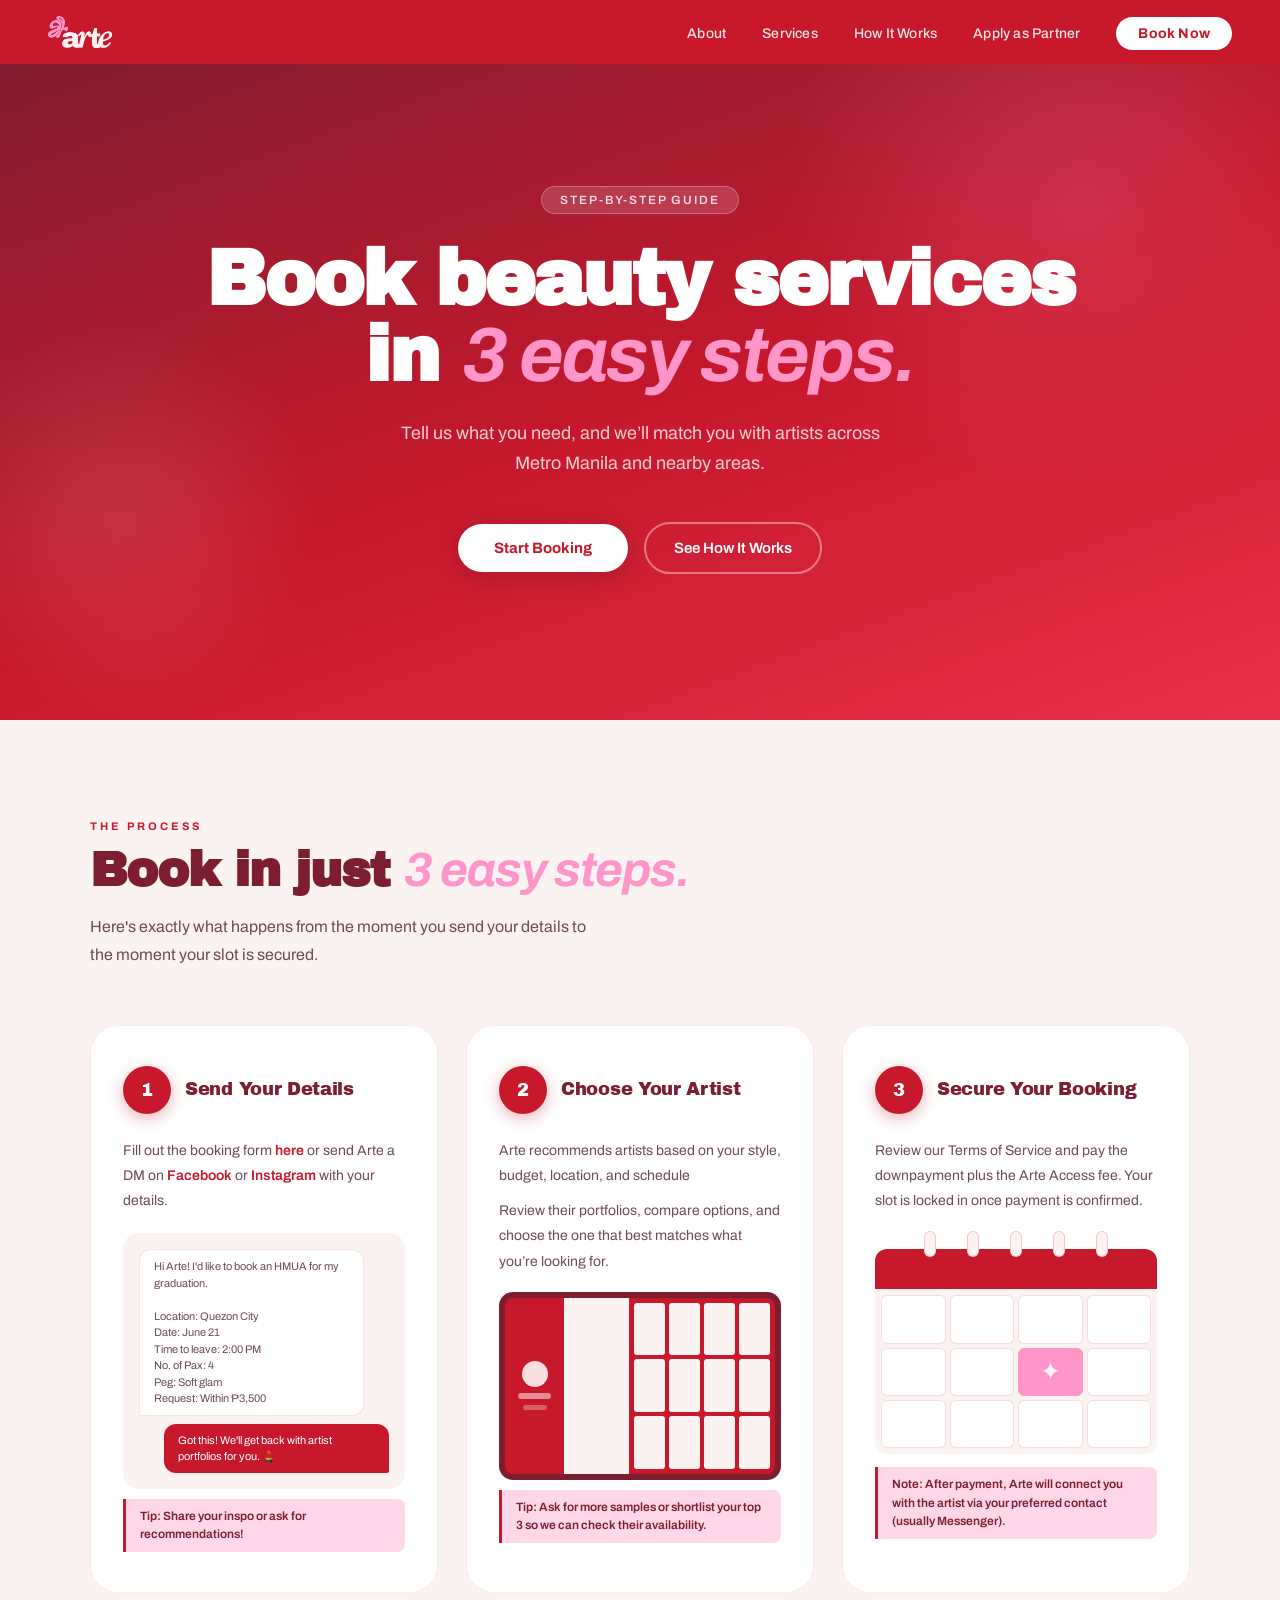
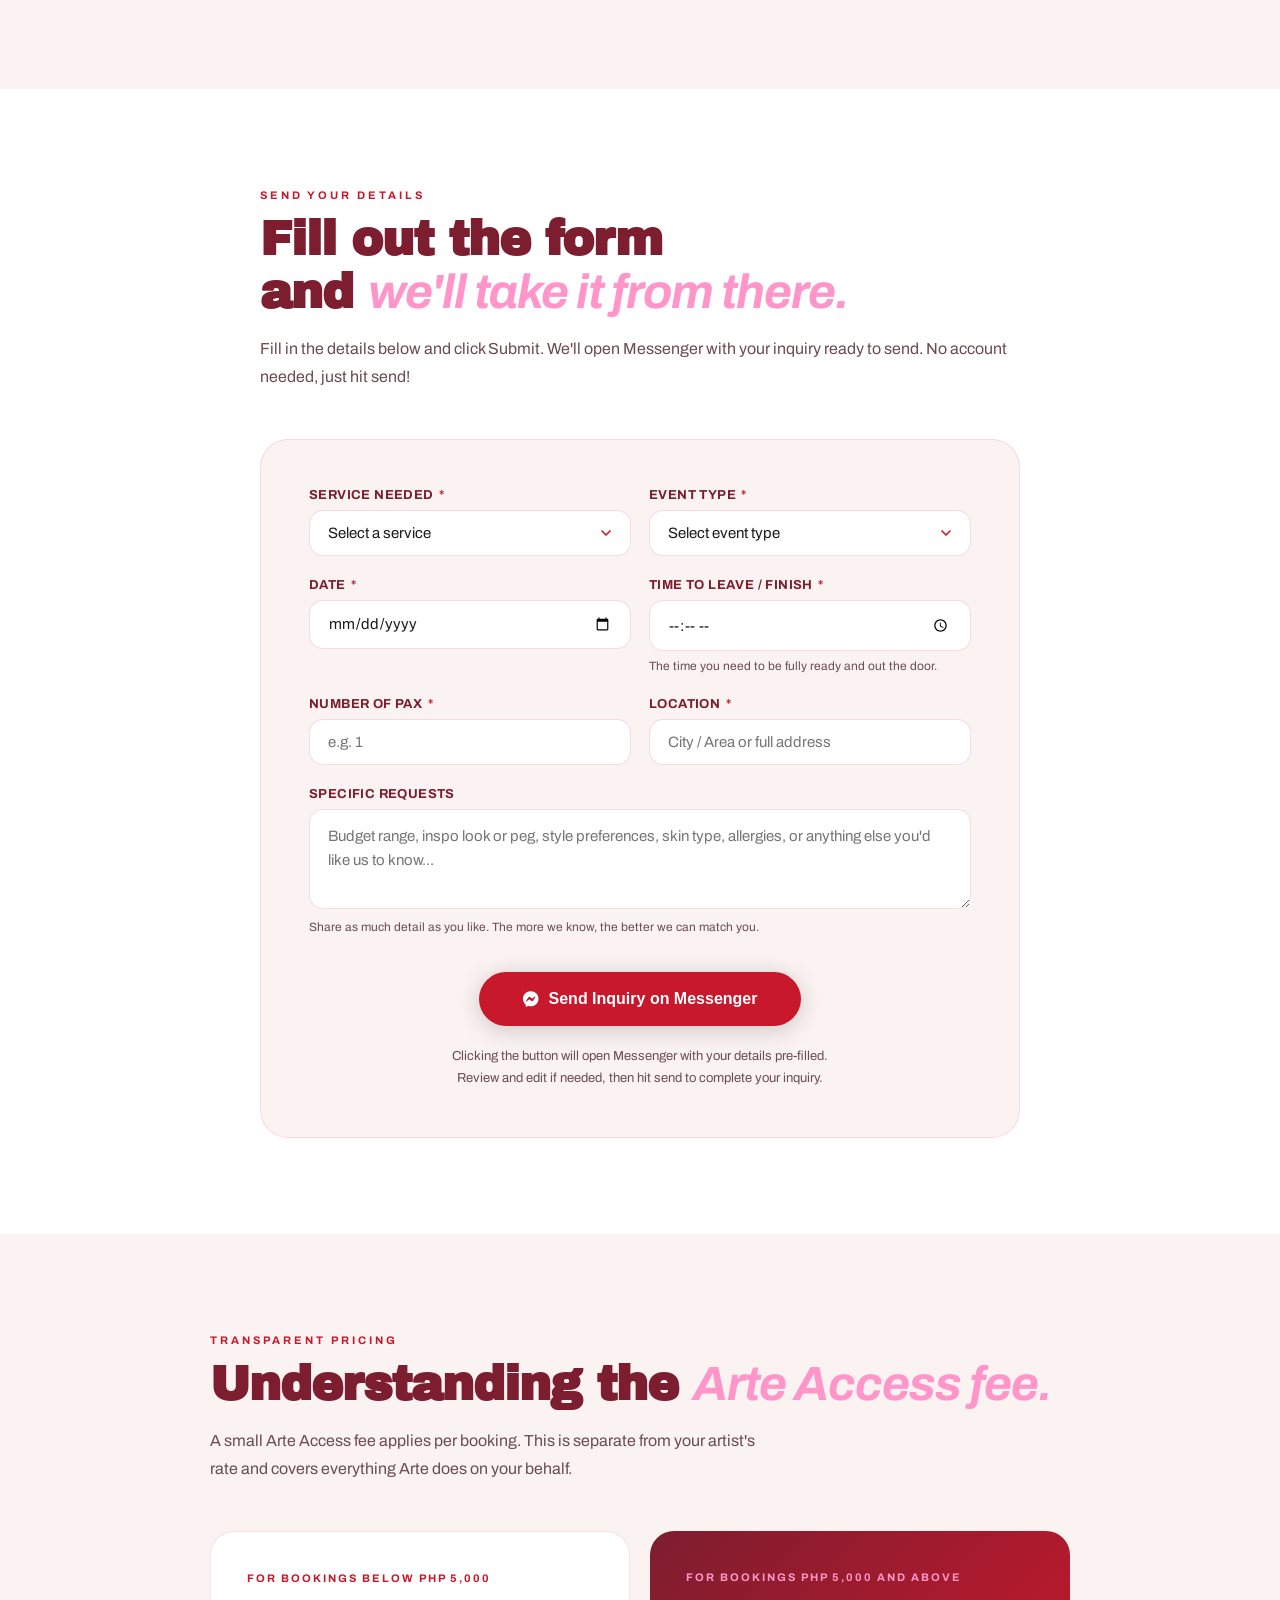
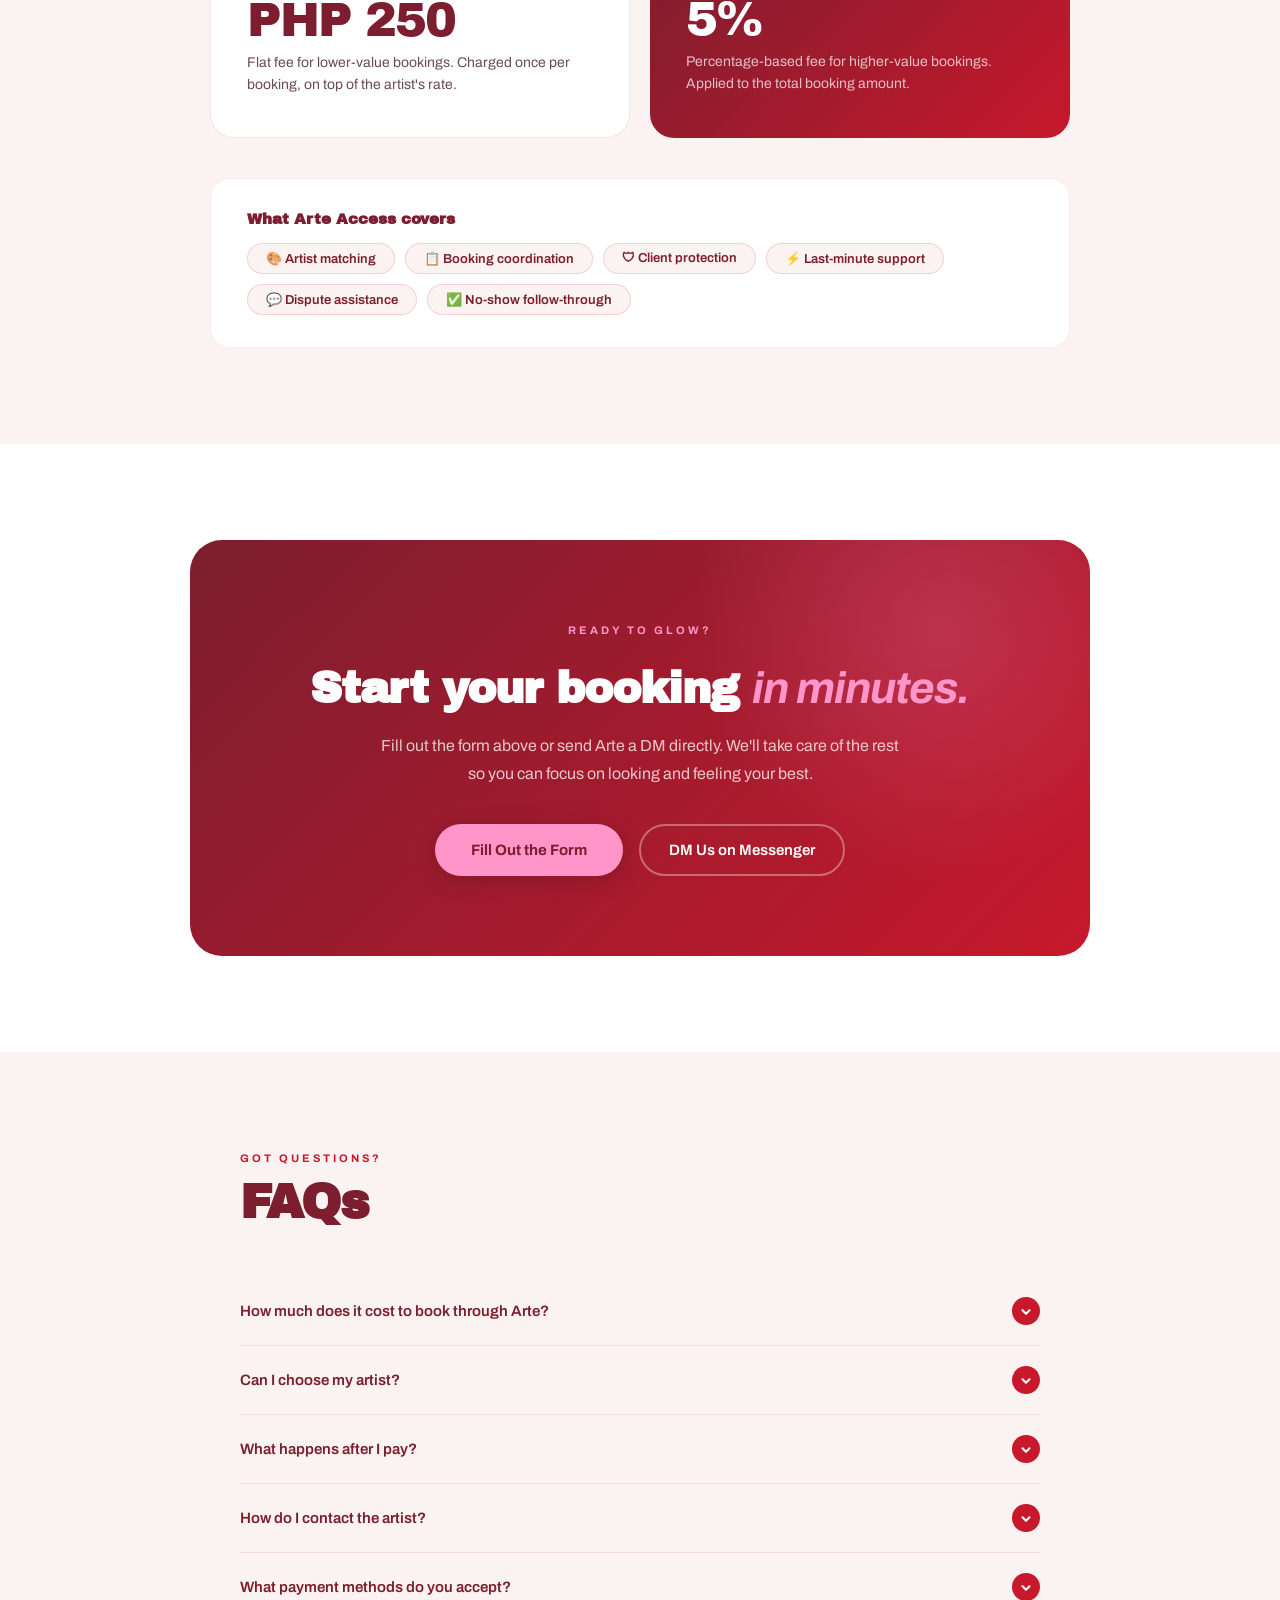
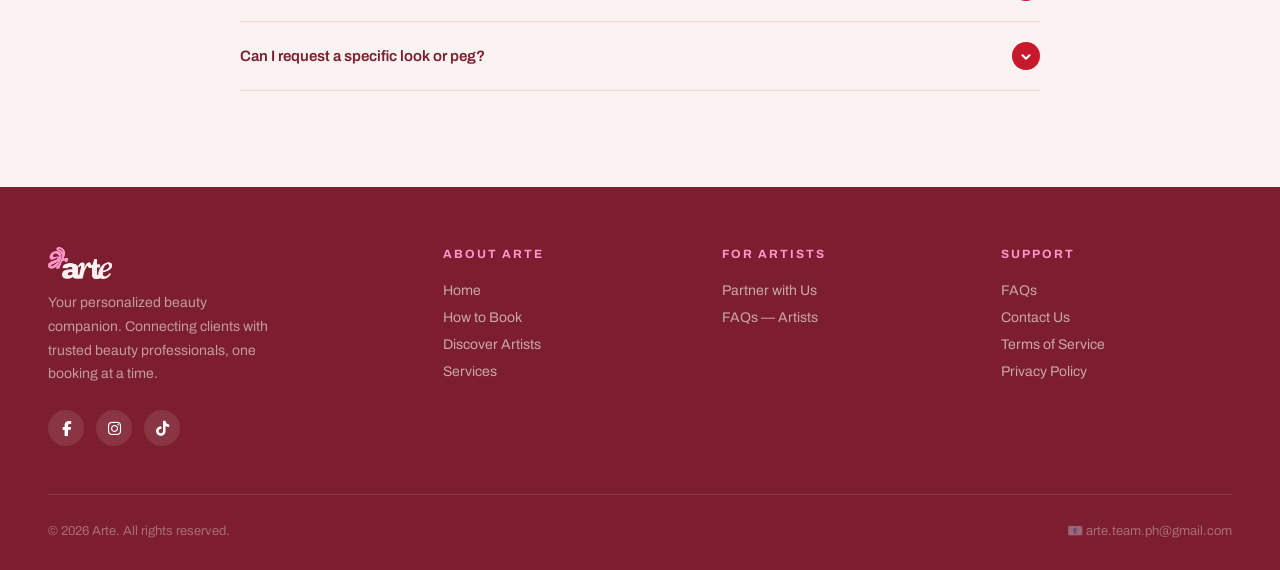
<file: how-to-book.html>
<!DOCTYPE html>
<html lang="en">
<head>
  <meta charset="UTF-8">
  <meta name="viewport" content="width=device-width, initial-scale=1.0">
  <title>How to Book Beauty Services — Arte</title>
  <meta name="description" content="Learn how to book hair and makeup artists, nail technicians, and lash techs through Arte in 3 simple steps. Fast, easy, and secure.">
  <link rel="canonical" href="https://arte.ph/how-to-book.html">

  <link rel="preconnect" href="https://fonts.googleapis.com">
  <link rel="preconnect" href="https://fonts.gstatic.com" crossorigin>
  <link href="https://fonts.googleapis.com/css2?family=Archivo+Black&family=Archivo:ital,wght@0,300;0,400;0,500;0,600;1,400;1,700&display=swap" rel="stylesheet">
  <link rel="stylesheet" href="https://cdnjs.cloudflare.com/ajax/libs/font-awesome/6.5.0/css/all.min.css">
  <link rel="stylesheet" href="styles.css">

  <meta property="og:type" content="website">
<meta property="og:title" content="How to Book Beauty Services — Arte">
<meta property="og:description" content="Follow 3 simple steps to book your beauty service through Arte.">
<meta property="og:image" content="https://arte.ph/images/og-booking.png">
<meta property="og:url" content="https://arte.ph/how-to-book.html">
</head>

<script>
  fetch('components/header.html')
    .then(res => res.text())
    .then(data => document.getElementById('header').innerHTML = data);

  fetch('components/footer.html')
    .then(res => res.text())
    .then(data => document.getElementById('footer').innerHTML = data);
</script>

<body>

<div id="header"></div>

<!-- ═══════════════════════════════════════════
     HERO
═══════════════════════════════════════════ -->
<section class="book-hero">
  <div class="hero-eyebrow">Step-by-Step Guide</div>
  <h1 class="hero-headline">Book beauty services<br>in <em>3 easy steps.</em></h1>
  <p class="hero-sub">Tell us what you need, and we’ll match you with artists across Metro Manila and nearby areas.</p>
  <div class="hero-actions">
    <a href="#booking-form" class="btn-primary">Start Booking</a>
    <a href="#how-it-works" class="btn-ghost">See How It Works</a>
  </div>
</section>

<!-- ═══════════════════════════════════════════
     HOW IT WORKS
═══════════════════════════════════════════ -->
<section class="steps-section" id="how-it-works">
  <div class="steps-inner">
    <div class="section-label reveal">The Process</div>
    <h2 class="section-title reveal">Book in just <em>3 easy steps.</em></h2>
    <p class="reveal" style="margin-top:16px; font-size:16px; color:var(--text-muted); max-width:520px; line-height:1.75;">
      Here's exactly what happens from the moment you send your details to the moment your slot is secured.
    </p>

    <div class="steps-grid">

      <!-- Step 1 -->
      <div class="step-card reveal">
        <div class="step-card-header">
          <div class="step-num-badge">1</div>
          <div class="step-card-title">Send Your Details</div>
        </div>
        <p>Fill out the booking form <a href="#booking-form">here</a> or send Arte a DM on 
          <a href="https://m.me/arteamph?text=Hi%20Arte!%20I'd%20like%20to%20book%20a%20beauty%20service.%0A%0AService%20needed%3A%0ADate%3A%0ATime%20to%20finish%3A%0AEvent%20type%3A%20%0ANo.%20of%20pax%3A%20%0ALocation%3A%20%0ASpecific%20request%3A" target="_blank">Facebook</a> or 
          <a href="https://www.instagram.com/arte_philippines" target="_blank">Instagram</a> with your details.</p>

        <!-- CSS chat illustration -->
        <div class="illus-chat">
          <div class="chat-bubble">Hi Arte! I'd like to book an HMUA for my graduation.<br><br>Location: Quezon City <br>Date: June 21 <br>Time to leave: 2:00 PM <br>No. of Pax: 4 <br>Peg: Soft glam <br>Request: Within ₱3,500</div>
          <div class="chat-bubble sent">Got this! We'll get back with artist portfolios for you. 💄</div>
        </div>

        <div class="step-tip">Tip: Share your inspo or ask for recommendations!</div>
      </div>

      <!-- Step 2 -->
      <div class="step-card reveal">
        <div class="step-card-header">
          <div class="step-num-badge">2</div>
          <div class="step-card-title">Choose Your Artist</div>
        </div>
        <p>Arte recommends artists based on your style, budget, location, and schedule</p>
        <p>Review their portfolios, compare options, and choose the one that best matches what you’re looking for.</p>

        <!-- CSS portfolio illustration -->
        <div class="illus-portfolio">
          <div class="illus-portfolio-sidebar">
            <div class="illus-avatar"></div>
            <div class="illus-bar"></div>
            <div class="illus-bar-sm"></div>
          </div>
          <div class="illus-portfolio-divider"></div>
          <div class="illus-portfolio-grid">
            <div class="illus-pg-cell"></div>
            <div class="illus-pg-cell"></div>
            <div class="illus-pg-cell"></div>
            <div class="illus-pg-cell"></div>
            <div class="illus-pg-cell"></div>
            <div class="illus-pg-cell"></div>
            <div class="illus-pg-cell"></div>
            <div class="illus-pg-cell"></div>
            <div class="illus-pg-cell"></div>
            <div class="illus-pg-cell"></div>
            <div class="illus-pg-cell"></div>
            <div class="illus-pg-cell"></div>
          </div>
        </div>

        <div class="step-tip">Tip: Ask for more samples or shortlist your top 3 so we can check their availability.</div>
      </div>

      <!-- Step 3 -->
      <div class="step-card reveal">
        <div class="step-card-header">
          <div class="step-num-badge">3</div>
          <div class="step-card-title">Secure Your Booking</div>
        </div>
        <p>Review our Terms of Service and pay the downpayment plus the Arte Access fee. Your slot is locked in once payment is confirmed.</p>

        <!-- CSS calendar illustration -->
        <div class="illus-calendar">
          <div class="cal-rings">
            <div class="cal-ring"></div>
            <div class="cal-ring"></div>
            <div class="cal-ring"></div>
            <div class="cal-ring"></div>
            <div class="cal-ring"></div>
          </div>
          <div class="cal-header"></div>
          <div class="cal-body">
            <div class="cal-day"></div>
            <div class="cal-day"></div>
            <div class="cal-day"></div>
            <div class="cal-day"></div>
            <div class="cal-day"></div>
            <div class="cal-day"></div>
            <div class="cal-day booked">✦</div>
            <div class="cal-day"></div>
            <div class="cal-day"></div>
            <div class="cal-day"></div>
            <div class="cal-day"></div>
            <div class="cal-day"></div>
          </div>
        </div>

        <div class="step-tip">Note: After payment, Arte will connect you with the artist via your preferred contact (usually Messenger).</div>
      </div>

    </div><!-- /steps-grid -->
  </div>
</section>

<!-- ═══════════════════════════════════════════
     BOOKING FORM
═══════════════════════════════════════════ -->
<section class="form-section" id="booking-form">
  <div class="form-inner">
    <div class="section-label reveal">Send Your Details</div>
    <h2 class="section-title reveal">Fill out the form<br>and <em>we'll take it from there.</em></h2>
    <p class="reveal" style="margin-top:16px; font-size:16px; color:var(--text-muted); line-height:1.75;">
      Fill in the details below and click Submit. We'll open Messenger with your inquiry ready to send. No account needed, just hit send!
    </p>

    <div class="form-card reveal">
      <!-- Service & Event -->
      <div class="form-row">
        <div class="form-group">
          <label class="form-label" for="service">Service Needed <span>*</span></label>
          <select class="form-select" id="service">
            <option value="" disabled selected>Select a service</option>
            <option>Hair and Makeup (HMUA)</option>
            <option>Nail Tech</option>
            <option>Lash Tech</option>
            <option>Hair Styling Only</option>
            <option>Makeup Only</option>
            <option>Multiple Services</option>
          </select>
        </div>
        <div class="form-group">
          <label class="form-label" for="event">Event Type <span>*</span></label>
          <select class="form-select" id="event">
            <option value="" disabled selected>Select event type</option>
            <option>Bridal / Wedding</option>
            <option>Debut</option>
            <option>Prom / JS Prom</option>
            <option>Birthday</option>
            <option>Pictorial / Shoot</option>
            <option>Graduation</option>
            <option>Corporate Event</option>
            <option>Everyday / Casual</option>
            <option>Other</option>
          </select>
        </div>
      </div>

      <!-- Date & Time -->
      <div class="form-row">
        <div class="form-group">
          <label class="form-label" for="date">Date <span>*</span></label>
          <input class="form-input" type="date" id="date">
        </div>
        <div class="form-group">
          <label class="form-label" for="time">Time to Leave / Finish <span>*</span></label>
          <input class="form-input" type="time" id="time">
          <p class="form-hint">The time you need to be fully ready and out the door.</p>
        </div>
      </div>

      <!-- Pax & Location -->
      <div class="form-row">
        <div class="form-group">
          <label class="form-label" for="pax">Number of Pax <span>*</span></label>
          <input class="form-input" type="number" id="pax" min="1" placeholder="e.g. 1">
        </div>
        <div class="form-group">
          <label class="form-label" for="location">Location <span>*</span></label>
          <input class="form-input" type="text" id="location" placeholder="City / Area or full address">
        </div>
      </div>

      <!-- Specific Request -->
      <div class="form-group">
        <label class="form-label" for="request">Specific Requests</label>
        <textarea class="form-textarea" id="request" placeholder="Budget range, inspo look or peg, style preferences, skin type, allergies, or anything else you'd like us to know..."></textarea>
        <p class="form-hint">Share as much detail as you like. The more we know, the better we can match you.</p>
      </div>

      <div class="form-submit-row">
        <button class="btn-primary" onclick="submitInquiry()">
          <i class="fab fa-facebook-messenger"></i> Send Inquiry on Messenger
        </button>
        <p class="form-note">
          Clicking the button will open Messenger with your details pre-filled.<br>Review and edit if needed, then hit send to complete your inquiry.
        </p>
      </div>
    </div>
  </div>
</section>

<!-- ═══════════════════════════════════════════
     ARTE ACCESS FEE
═══════════════════════════════════════════ -->
<section class="fee-section">
  <div class="fee-inner">
    <div class="section-label reveal">Transparent Pricing</div>
    <h2 class="section-title reveal">Understanding the <em>Arte Access fee.</em></h2>
    <p class="reveal" style="margin-top:16px; font-size:16px; color:var(--text-muted); line-height:1.75; max-width:560px;">
      A small Arte Access fee applies per booking. This is separate from your artist's rate and covers everything Arte does on your behalf.
    </p>

    <div class="fee-cards reveal">
      <div class="fee-card fee-card-light">
        <div class="fee-card-eyebrow">For bookings below PHP 5,000</div>
        <div class="fee-card-amount">PHP 250</div>
        <div class="fee-card-condition">Flat fee for lower-value bookings. Charged once per booking, on top of the artist's rate.</div>
      </div>
      <div class="fee-card fee-card-dark">
        <div class="fee-card-eyebrow">For bookings PHP 5,000 and above</div>
        <div class="fee-card-amount">5%</div>
        <div class="fee-card-condition">Percentage-based fee for higher-value bookings. Applied to the total booking amount.</div>
      </div>
    </div>

    <div class="fee-what-includes reveal">
      <h4>What Arte Access covers</h4>
      <div class="fee-includes-list">
        <div class="fee-chip">🎨 Artist matching</div>
        <div class="fee-chip">📋 Booking coordination</div>
        <div class="fee-chip">🛡 Client protection</div>
        <div class="fee-chip">⚡ Last-minute support</div>
        <div class="fee-chip">💬 Dispute assistance</div>
        <div class="fee-chip">✅ No-show follow-through</div>
      </div>
    </div>
  </div>
</section>

<!-- ═══════════════════════════════════════════
     FINAL CTA
═══════════════════════════════════════════ -->
<section class="book-cta-section">
  <div class="book-cta-inner reveal">
    <div class="section-label">Ready to glow?</div>
    <h2 class="section-title">Start your booking <em>in minutes.</em></h2>
    <p>
      Fill out the form above or send Arte a DM directly. We'll take care of the rest so you can focus on looking and feeling your best.
    </p>
    <div class="cta-buttons">
      <a href="#booking-form" class="btn-primary">Fill Out the Form</a>
      <a href="https://m.me/arteamph?text=Hi%20Arte!%20I'd%20like%20to%20book%20a%20beauty%20service.%0A%0AService%20needed%3A%0ADate%3A%0ATime%20to%20finish%3A%0AEvent%20type%3A%20%0ANo.%20of%20pax%3A%20%0ALocation%3A%20%0ASpecific%20request%3A" class="btn-ghost" target="_blank">
        DM Us on Messenger
      </a>
    </div>
  </div>
</section>

<!-- ═══════════════════════════════════════════
     FAQ
═══════════════════════════════════════════ -->
<section id="faqs" style="padding: 96px 48px; background: var(--cream);">
  <div class="faq-section" style="padding:0; max-width:800px; margin:0 auto; background: var(--cream);">
    <div class="section-label reveal">Got Questions?</div>
    <h2 class="section-title reveal">FAQs</h2>
    <div style="margin-top: 40px;">

      <div class="faq-item reveal" onclick="toggleFaq(this)">
        <div class="faq-question">How much does it cost to book through Arte?
          <span class="faq-toggle">
            <svg viewBox="0 0 24 24">
              <path d="M6 9l6 6 6-6" stroke="currentColor" stroke-width="3.5" fill="none" stroke-linecap="round" stroke-linejoin="round"/>
            </svg>
          </span>
        </div>
        <div class="faq-answer">Arte Access applies per booking: PHP 250.00 for bookings below PHP 5,000.00, or 5% for bookings PHP 5,000.00 and above. This covers artist matching, coordination, and booking support, including last-minute changes.</div>
      </div>

      <div class="faq-item reveal" onclick="toggleFaq(this)">
        <div class="faq-question">Can I choose my artist?
          <span class="faq-toggle">
            <svg viewBox="0 0 24 24">
              <path d="M6 9l6 6 6-6" stroke="currentColor" stroke-width="3.5" fill="none" stroke-linecap="round" stroke-linejoin="round"/>
            </svg>
          </span>
        </div>
        <div class="faq-answer">Yes. Arte will send you artist options based on your preferences, budget, location, and schedule. You can choose from the recommended options.</div>
      </div>

      <div class="faq-item reveal" onclick="toggleFaq(this)">
        <div class="faq-question">What happens after I pay?
          <span class="faq-toggle">
            <svg viewBox="0 0 24 24">
              <path d="M6 9l6 6 6-6" stroke="currentColor" stroke-width="3.5" fill="none" stroke-linecap="round" stroke-linejoin="round"/>
            </svg>
          </span>
        </div>
        <div class="faq-answer">Once payment is confirmed, Arte secures your slot and connects you with the artist using the contact details you are comfortable sharing.</div>
      </div>

      <div class="faq-item reveal" onclick="toggleFaq(this)">
        <div class="faq-question">How do I contact the artist?
          <span class="faq-toggle">
            <svg viewBox="0 0 24 24">
              <path d="M6 9l6 6 6-6" stroke="currentColor" stroke-width="3.5" fill="none" stroke-linecap="round" stroke-linejoin="round"/>
            </svg>
          </span>
        </div>
        <div class="faq-answer">After payment, Arte will share contact details between you and the artist. The usual mode of communication is Messenger/Facebook.</div>
      </div>

      <div class="faq-item reveal" onclick="toggleFaq(this)">
        <div class="faq-question">What payment methods do you accept?
          <span class="faq-toggle">
            <svg viewBox="0 0 24 24">
              <path d="M6 9l6 6 6-6" stroke="currentColor" stroke-width="3.5" fill="none" stroke-linecap="round" stroke-linejoin="round"/>
            </svg>
          </span>
        </div>
        <div class="faq-answer">We accept GCash, Maya, GoTyme, and bank transfers. An invoice with the full service breakdown and payment details will be sent after you’ve reviewed and agreed to the Terms of Service.</div>
      </div>

      <div class="faq-item reveal" onclick="toggleFaq(this)">
        <div class="faq-question">Can I request a specific look or peg?
          <span class="faq-toggle">
            <svg viewBox="0 0 24 24">
              <path d="M6 9l6 6 6-6" stroke="currentColor" stroke-width="3.5" fill="none" stroke-linecap="round" stroke-linejoin="round"/>
            </svg>
          </span>
        </div>
        <div class="faq-answer">Yes, you can include inspo photos, budget, style preferences, and personal requests in the booking form or DM. The more detail you share, the better we can match you with the right artist.</div>
      </div>

    </div>
  </div>
</section>


<div id="footer"></div>

<script>
  // Scroll reveal
  const reveals = document.querySelectorAll('.reveal');
  const observer = new IntersectionObserver((entries) => {
    entries.forEach((entry, i) => {
      if (entry.isIntersecting) {
        setTimeout(() => entry.target.classList.add('visible'), i * 80);
        observer.unobserve(entry.target);
      }
    });
  }, { threshold: 0.12 });
  reveals.forEach(el => observer.observe(el));

  // FAQ toggle
  function toggleFaq(el) {
    el.classList.toggle('open');
  }

  // Smooth scroll
  document.querySelectorAll('a[href^="#"]').forEach(anchor => {
    anchor.addEventListener('click', e => {
      const target = document.querySelector(anchor.getAttribute('href'));
      if (target) {
        e.preventDefault();
        target.scrollIntoView({ behavior: 'smooth' });
      }
    });
  });

  // Booking form: build Messenger pre-filled message
  function submitInquiry() {
    const service  = document.getElementById('service').value;
    const event    = document.getElementById('event').value;
    const date     = document.getElementById('date').value;
    const time     = document.getElementById('time').value;
    const pax      = document.getElementById('pax').value;
    const location = document.getElementById('location').value;
    const request  = document.getElementById('request').value;

    // Friendly validation
    const required = [
      { val: service,       label: 'Service Needed' },
      { val: event,         label: 'Event Type' },
      { val: date,          label: 'Date' },
      { val: time,          label: 'Time to Leave / Finish' },
      { val: pax,           label: 'Number of Pax' },
      { val: location,      label: 'Location' },
    
    ];
    const missing = required.filter(f => !f.val.trim()).map(f => f.label);
    if (missing.length) {
      alert('Please fill in the following fields:\n\n' + missing.join('\n'));
      return;
    }

    const formattedDate = date
      ? new Date(date + 'T00:00:00').toLocaleDateString('en-PH', { weekday: 'long', year: 'numeric', month: 'long', day: 'numeric' })
      : '';
    const formattedTime = time
      ? new Date('1970-01-01T' + time).toLocaleTimeString('en-PH', { hour: 'numeric', minute: '2-digit', hour12: true })
      : '';

    const message =
`Hi Arte! I'd like to book a beauty service.

Service needed: ${service}
Date: ${formattedDate}
Time to finish: ${formattedTime}
Event type: ${event}
No. of pax: ${pax}
Location: ${location}
Specific request: ${request || 'None'}`;

    const encoded = encodeURIComponent(message);
    window.open('https://m.me/arteamph?text=' + encoded, '_blank');
  }

  // Shared header and footer
  fetch('components/header.html')
    .then(res => res.text())
    .then(data => {
      document.getElementById('header').innerHTML = data;
      const toggle = document.querySelector('.nav-toggle');
      const links  = document.querySelector('.nav-links');
      if (toggle && links) {
        toggle.addEventListener('click', () => links.classList.toggle('open'));
      }
    });

  fetch('components/footer.html')
    .then(res => res.text())
    .then(data => document.getElementById('footer').innerHTML = data);
</script>

</body>
</html>
</file>
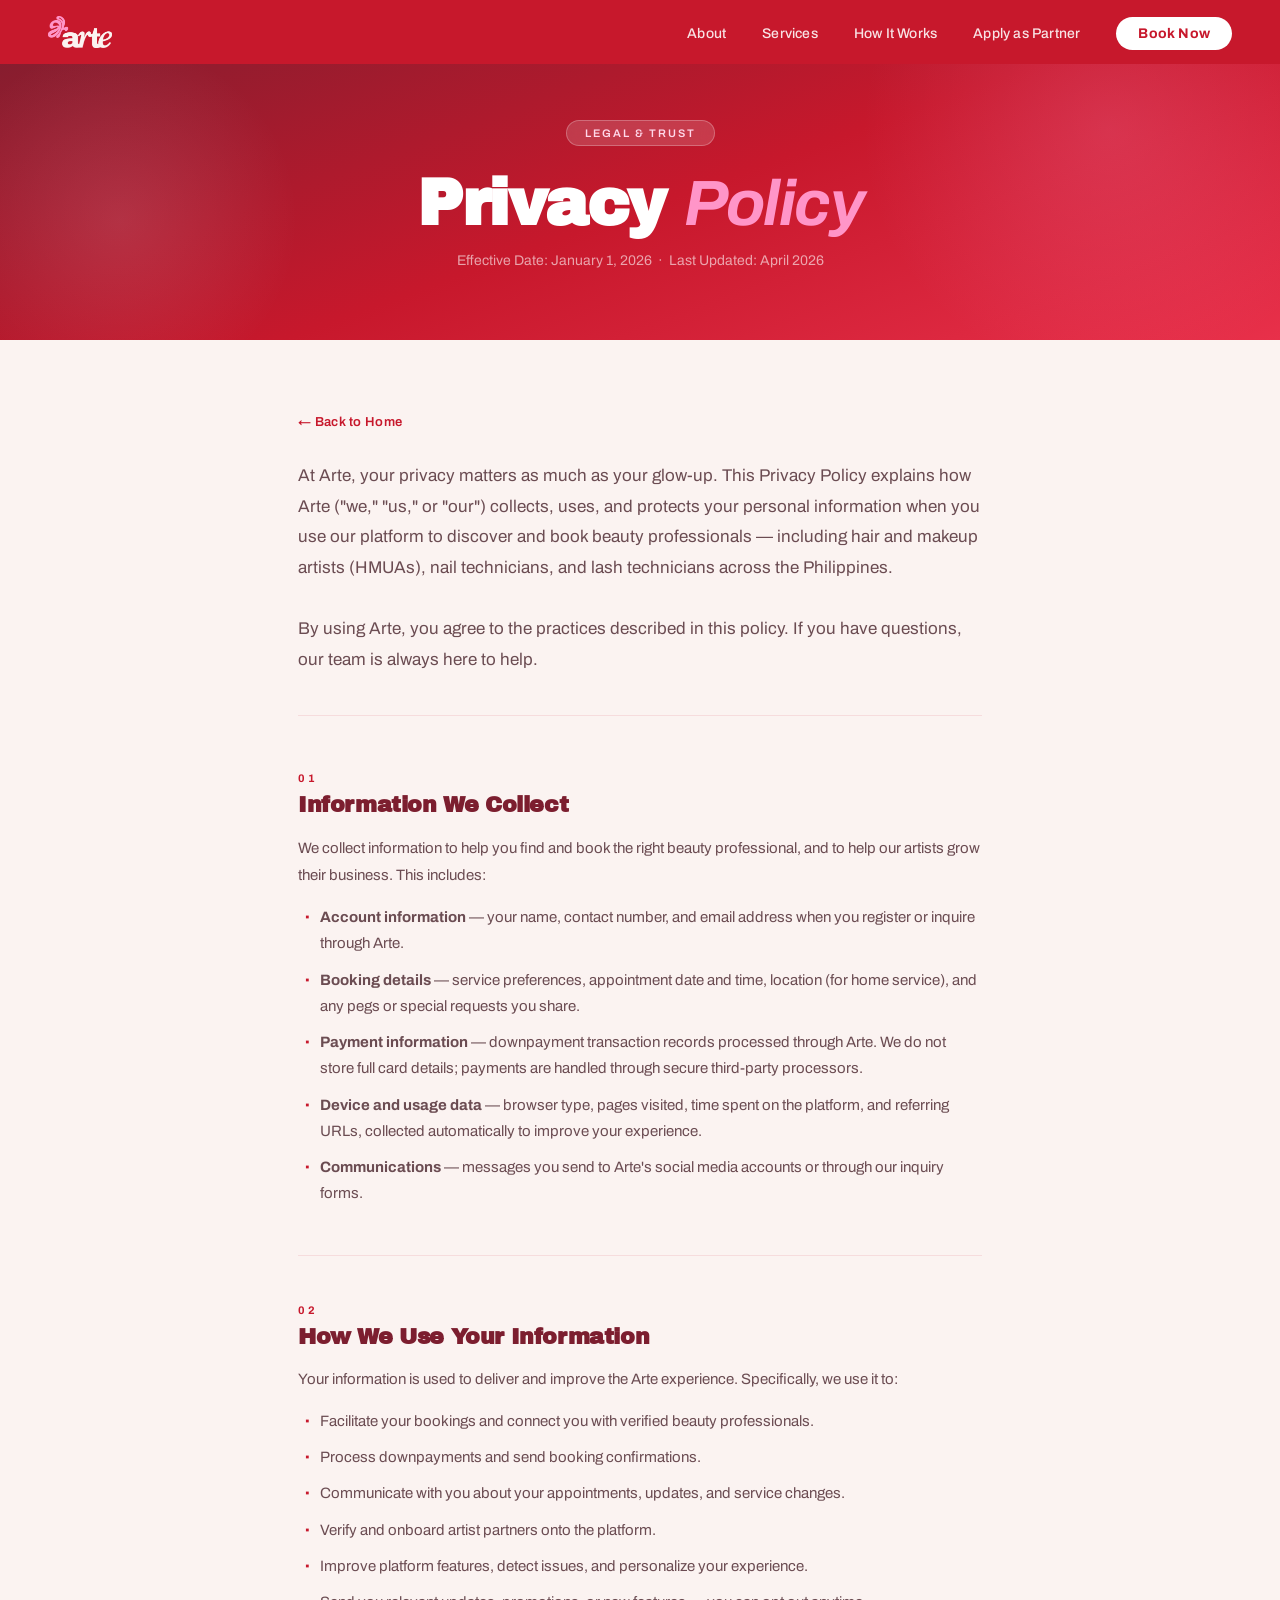
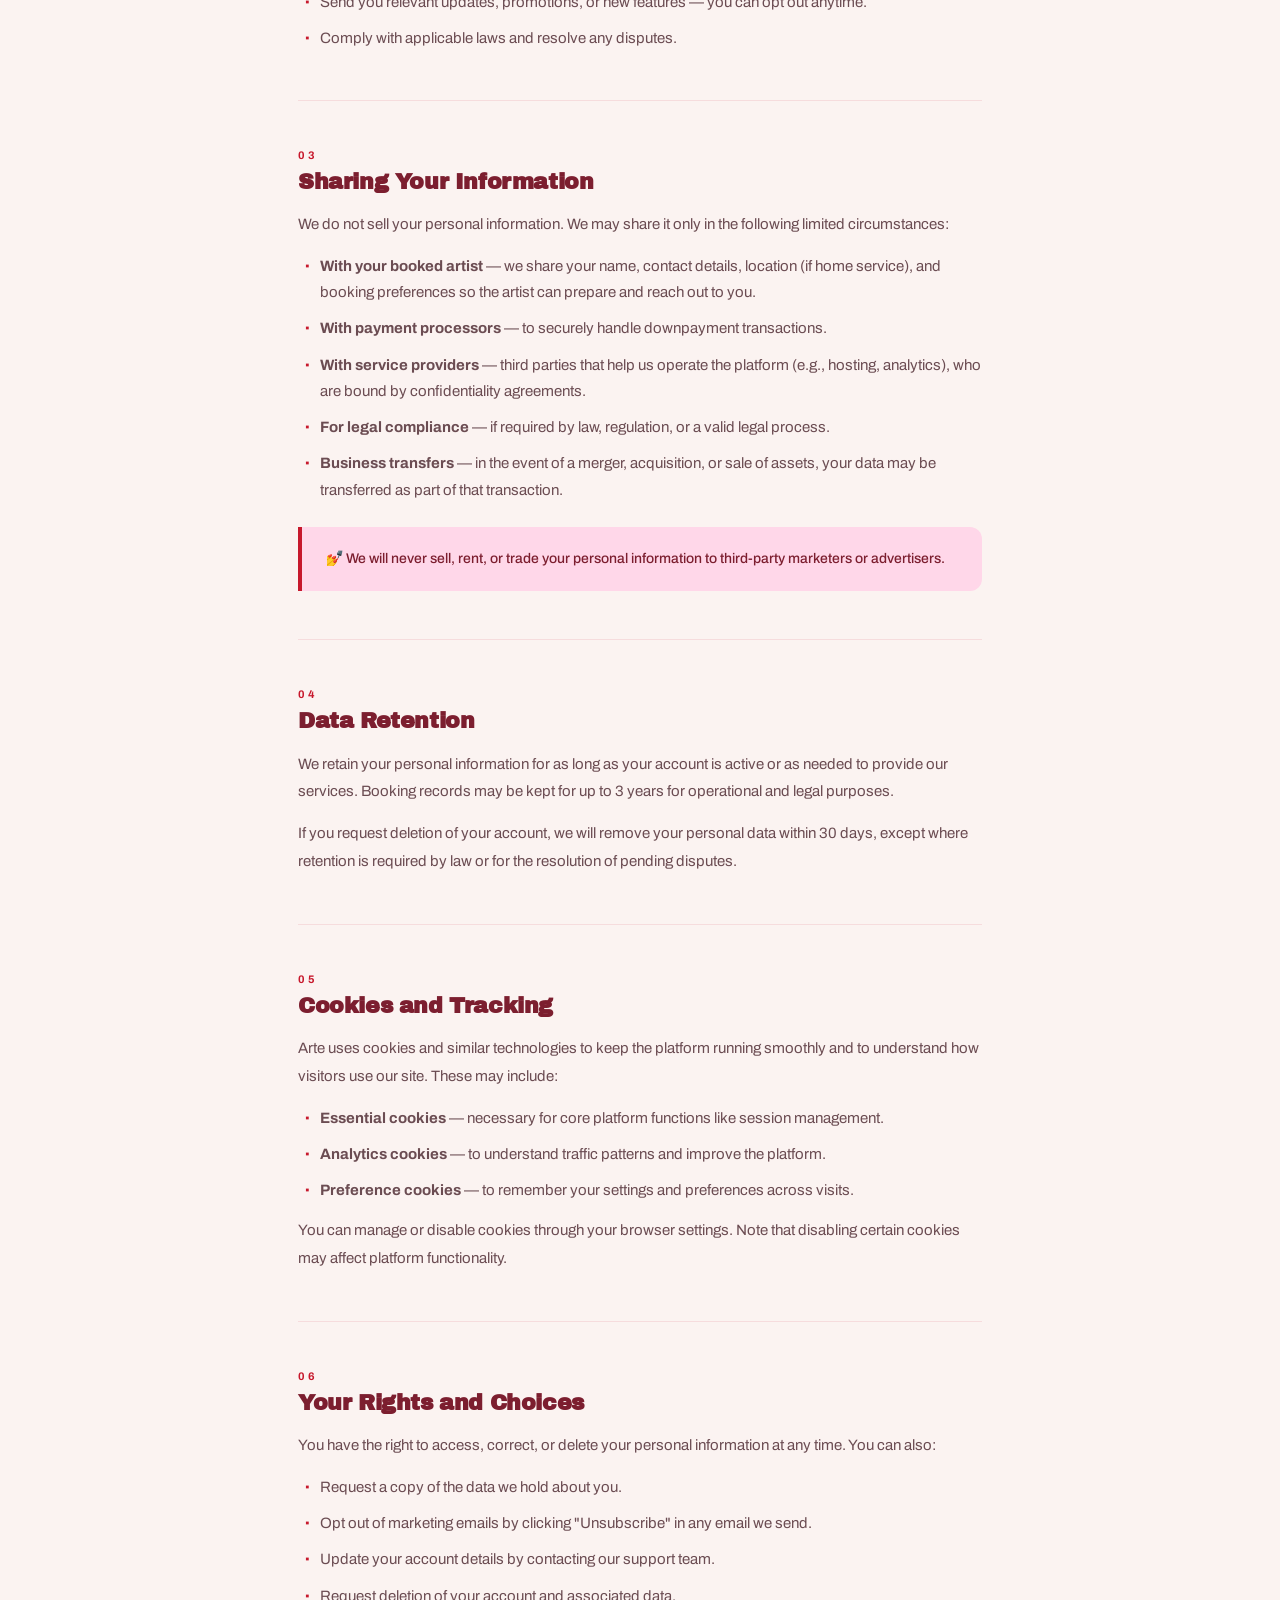
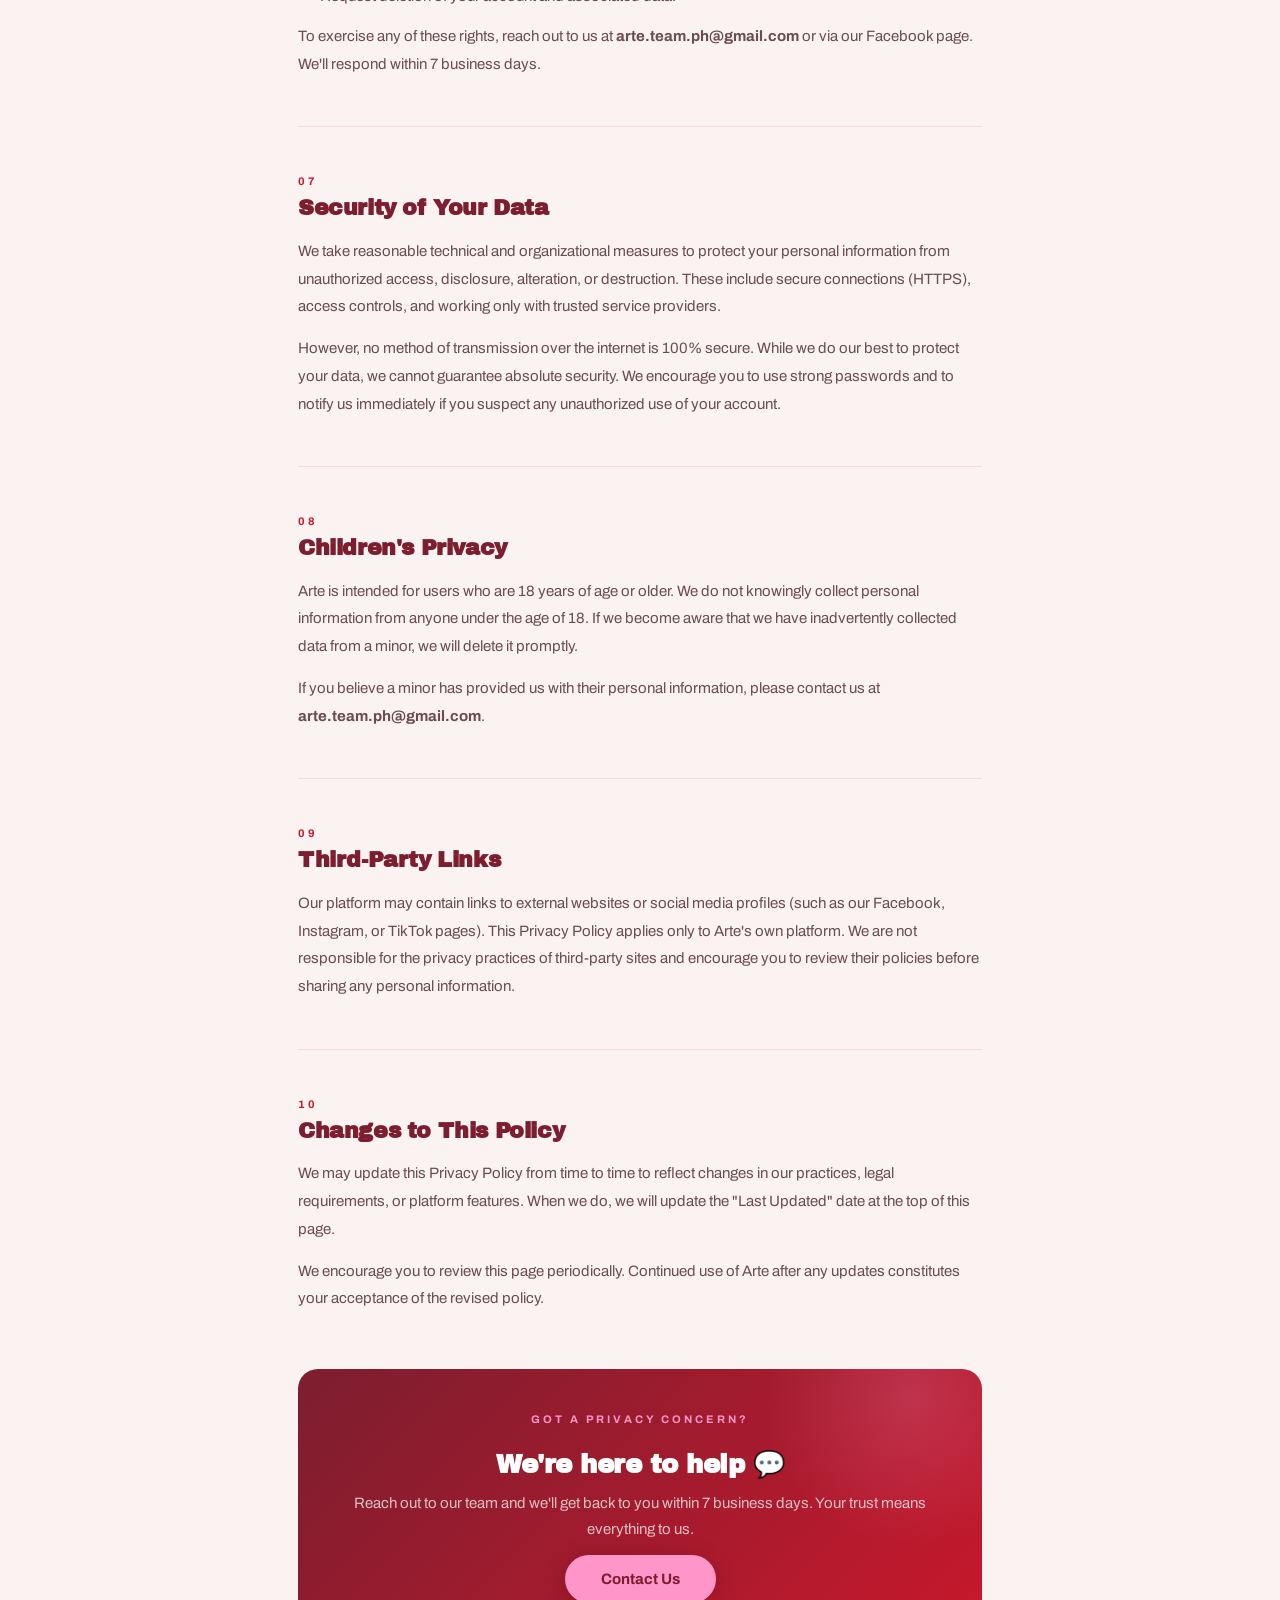
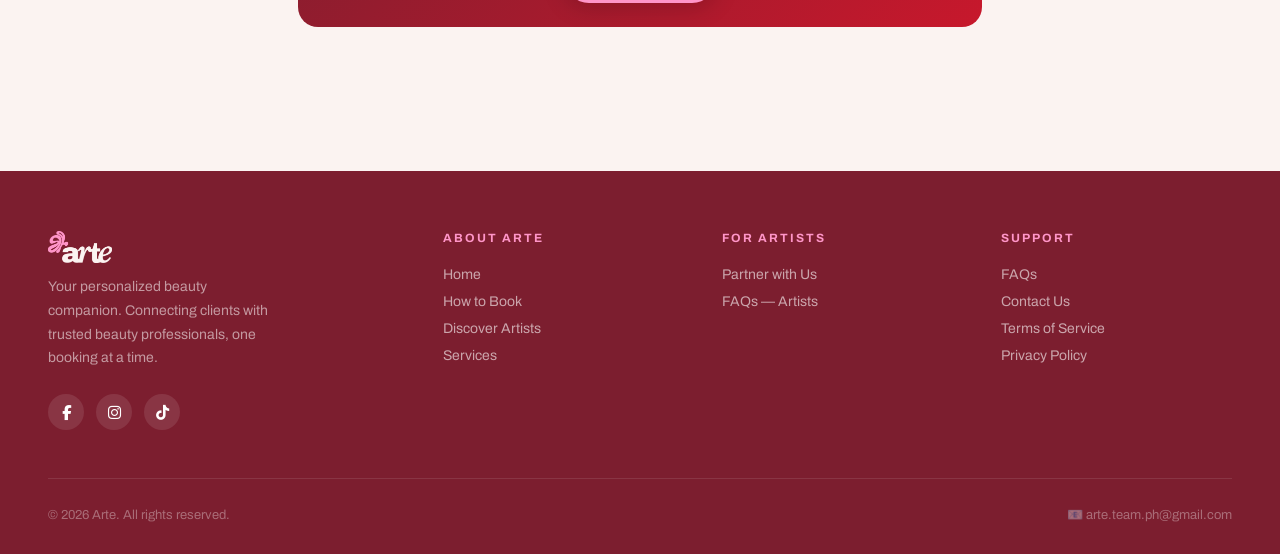
<file: privacy.html>
<!DOCTYPE html>
<html lang="en">
<head>
<meta charset="UTF-8">
<meta name="viewport" content="width=device-width, initial-scale=1.0">
<title>Privacy Policy — Arte</title>
<link rel="preconnect" href="https://fonts.googleapis.com">
<link rel="preconnect" href="https://fonts.gstatic.com" crossorigin>
<link href="https://fonts.googleapis.com/css2?family=Archivo+Black&family=Archivo:ital,wght@0,300;0,400;0,500;0,600;1,400;1,700&display=swap" rel="stylesheet">
<link rel="stylesheet" href="https://cdnjs.cloudflare.com/ajax/libs/font-awesome/6.5.0/css/all.min.css">
<link rel="stylesheet" href="styles.css">

</head>

<script>
  fetch('components/header.html')
    .then(res => res.text())
    .then(data => document.getElementById('header').innerHTML = data);

  fetch('components/footer.html')
    .then(res => res.text())
    .then(data => document.getElementById('footer').innerHTML = data);
</script>

<body>

<!-- NAV -->
<div id="header"></div>

<!-- HERO BANNER -->
<div class="privacy-hero">
  <div class="privacy-hero-eyebrow">Legal & Trust</div>
  <h1>Privacy <em>Policy</em></h1>
  <p class="privacy-hero-meta">Effective Date: January 1, 2026 &nbsp;·&nbsp; Last Updated: April 2026</p>
</div>

<!-- CONTENT -->
<div style="background: var(--cream);">
  <div class="privacy-wrapper">

    <a href="index.html" class="privacy-back">← Back to Home</a>

    <p class="privacy-lead">
      At Arte, your privacy matters as much as your glow-up. This Privacy Policy explains how Arte ("we," "us," or "our") collects, uses, and protects your personal information when you use our platform to discover and book beauty professionals — including hair and makeup artists (HMUAs), nail technicians, and lash technicians across the Philippines.
      <br><br>
      By using Arte, you agree to the practices described in this policy. If you have questions, our team is always here to help.
    </p>

    <!-- 1 -->
    <div class="privacy-section">
      <div class="privacy-section-number">01</div>
      <h2>Information We Collect</h2>
      <p>We collect information to help you find and book the right beauty professional, and to help our artists grow their business. This includes:</p>
      <ul>
        <li><strong>Account information</strong> — your name, contact number, and email address when you register or inquire through Arte.</li>
        <li><strong>Booking details</strong> — service preferences, appointment date and time, location (for home service), and any pegs or special requests you share.</li>
        <li><strong>Payment information</strong> — downpayment transaction records processed through Arte. We do not store full card details; payments are handled through secure third-party processors.</li>
        <li><strong>Device and usage data</strong> — browser type, pages visited, time spent on the platform, and referring URLs, collected automatically to improve your experience.</li>
        <li><strong>Communications</strong> — messages you send to Arte's social media accounts or through our inquiry forms.</li>
      </ul>
    </div>

    <hr class="privacy-divider">

    <!-- 2 -->
    <div class="privacy-section">
      <div class="privacy-section-number">02</div>
      <h2>How We Use Your Information</h2>
      <p>Your information is used to deliver and improve the Arte experience. Specifically, we use it to:</p>
      <ul>
        <li>Facilitate your bookings and connect you with verified beauty professionals.</li>
        <li>Process downpayments and send booking confirmations.</li>
        <li>Communicate with you about your appointments, updates, and service changes.</li>
        <li>Verify and onboard artist partners onto the platform.</li>
        <li>Improve platform features, detect issues, and personalize your experience.</li>
        <li>Send you relevant updates, promotions, or new features — you can opt out anytime.</li>
        <li>Comply with applicable laws and resolve any disputes.</li>
      </ul>
    </div>

    <hr class="privacy-divider">

    <!-- 3 -->
    <div class="privacy-section">
      <div class="privacy-section-number">03</div>
      <h2>Sharing Your Information</h2>
      <p>We do not sell your personal information. We may share it only in the following limited circumstances:</p>
      <ul>
        <li><strong>With your booked artist</strong> — we share your name, contact details, location (if home service), and booking preferences so the artist can prepare and reach out to you.</li>
        <li><strong>With payment processors</strong> — to securely handle downpayment transactions.</li>
        <li><strong>With service providers</strong> — third parties that help us operate the platform (e.g., hosting, analytics), who are bound by confidentiality agreements.</li>
        <li><strong>For legal compliance</strong> — if required by law, regulation, or a valid legal process.</li>
        <li><strong>Business transfers</strong> — in the event of a merger, acquisition, or sale of assets, your data may be transferred as part of that transaction.</li>
      </ul>
      <div class="privacy-highlight">
        💅 We will never sell, rent, or trade your personal information to third-party marketers or advertisers.
      </div>
    </div>

    <hr class="privacy-divider">

    <!-- 4 -->
    <div class="privacy-section">
      <div class="privacy-section-number">04</div>
      <h2>Data Retention</h2>
      <p>We retain your personal information for as long as your account is active or as needed to provide our services. Booking records may be kept for up to 3 years for operational and legal purposes.</p>
      <p>If you request deletion of your account, we will remove your personal data within 30 days, except where retention is required by law or for the resolution of pending disputes.</p>
    </div>

    <hr class="privacy-divider">

    <!-- 5 -->
    <div class="privacy-section">
      <div class="privacy-section-number">05</div>
      <h2>Cookies and Tracking</h2>
      <p>Arte uses cookies and similar technologies to keep the platform running smoothly and to understand how visitors use our site. These may include:</p>
      <ul>
        <li><strong>Essential cookies</strong> — necessary for core platform functions like session management.</li>
        <li><strong>Analytics cookies</strong> — to understand traffic patterns and improve the platform.</li>
        <li><strong>Preference cookies</strong> — to remember your settings and preferences across visits.</li>
      </ul>
      <p>You can manage or disable cookies through your browser settings. Note that disabling certain cookies may affect platform functionality.</p>
    </div>

    <hr class="privacy-divider">

    <!-- 6 -->
    <div class="privacy-section">
      <div class="privacy-section-number">06</div>
      <h2>Your Rights and Choices</h2>
      <p>You have the right to access, correct, or delete your personal information at any time. You can also:</p>
      <ul>
        <li>Request a copy of the data we hold about you.</li>
        <li>Opt out of marketing emails by clicking "Unsubscribe" in any email we send.</li>
        <li>Update your account details by contacting our support team.</li>
        <li>Request deletion of your account and associated data.</li>
      </ul>
      <p>To exercise any of these rights, reach out to us at <strong>arte.team.ph@gmail.com</strong> or via our Facebook page. We'll respond within 7 business days.</p>
    </div>

    <hr class="privacy-divider">

    <!-- 7 -->
    <div class="privacy-section">
      <div class="privacy-section-number">07</div>
      <h2>Security of Your Data</h2>
      <p>We take reasonable technical and organizational measures to protect your personal information from unauthorized access, disclosure, alteration, or destruction. These include secure connections (HTTPS), access controls, and working only with trusted service providers.</p>
      <p>However, no method of transmission over the internet is 100% secure. While we do our best to protect your data, we cannot guarantee absolute security. We encourage you to use strong passwords and to notify us immediately if you suspect any unauthorized use of your account.</p>
    </div>

    <hr class="privacy-divider">

    <!-- 8 -->
    <div class="privacy-section">
      <div class="privacy-section-number">08</div>
      <h2>Children's Privacy</h2>
      <p>Arte is intended for users who are 18 years of age or older. We do not knowingly collect personal information from anyone under the age of 18. If we become aware that we have inadvertently collected data from a minor, we will delete it promptly.</p>
      <p>If you believe a minor has provided us with their personal information, please contact us at <strong>arte.team.ph@gmail.com</strong>.</p>
    </div>

    <hr class="privacy-divider">

    <!-- 9 -->
    <div class="privacy-section">
      <div class="privacy-section-number">09</div>
      <h2>Third-Party Links</h2>
      <p>Our platform may contain links to external websites or social media profiles (such as our Facebook, Instagram, or TikTok pages). This Privacy Policy applies only to Arte's own platform. We are not responsible for the privacy practices of third-party sites and encourage you to review their policies before sharing any personal information.</p>
    </div>

    <hr class="privacy-divider">

    <!-- 10 -->
    <div class="privacy-section">
      <div class="privacy-section-number">10</div>
      <h2>Changes to This Policy</h2>
      <p>We may update this Privacy Policy from time to time to reflect changes in our practices, legal requirements, or platform features. When we do, we will update the "Last Updated" date at the top of this page.</p>
      <p>We encourage you to review this page periodically. Continued use of Arte after any updates constitutes your acceptance of the revised policy.</p>
    </div>

    <!-- Contact Card -->
    <div class="privacy-contact-card privacy-section">
      <div class="section-label">Got a privacy concern?</div>
      <h3>We're here to help 💬</h3>
      <p>Reach out to our team and we'll get back to you within 7 business days. Your trust means everything to us.</p>
      <a href="mailto:arte.team.ph@gmail.com" class="btn-primary">Contact Us</a>
    </div>

  </div>
</div>

<!-- FOOTER -->
<div id="footer"></div>

<script>
  // Scroll reveal for privacy sections
  const sections = document.querySelectorAll('.privacy-section');
  const observer = new IntersectionObserver((entries) => {
    entries.forEach((entry, i) => {
      if (entry.isIntersecting) {
        setTimeout(() => entry.target.classList.add('visible'), i * 60);
        observer.unobserve(entry.target);
      }
    });
  }, { threshold: 0.08 });
  sections.forEach(el => observer.observe(el));

  fetch('components/header.html')
  .then(res => res.text())
  .then(data => {
    document.getElementById('header').innerHTML = data;

    const toggle = document.querySelector('.nav-toggle');
    const links = document.querySelector('.nav-links');

    toggle.addEventListener('click', () => {
      links.classList.toggle('open');
    });
  });
</script>

</body>
</html>
</file>
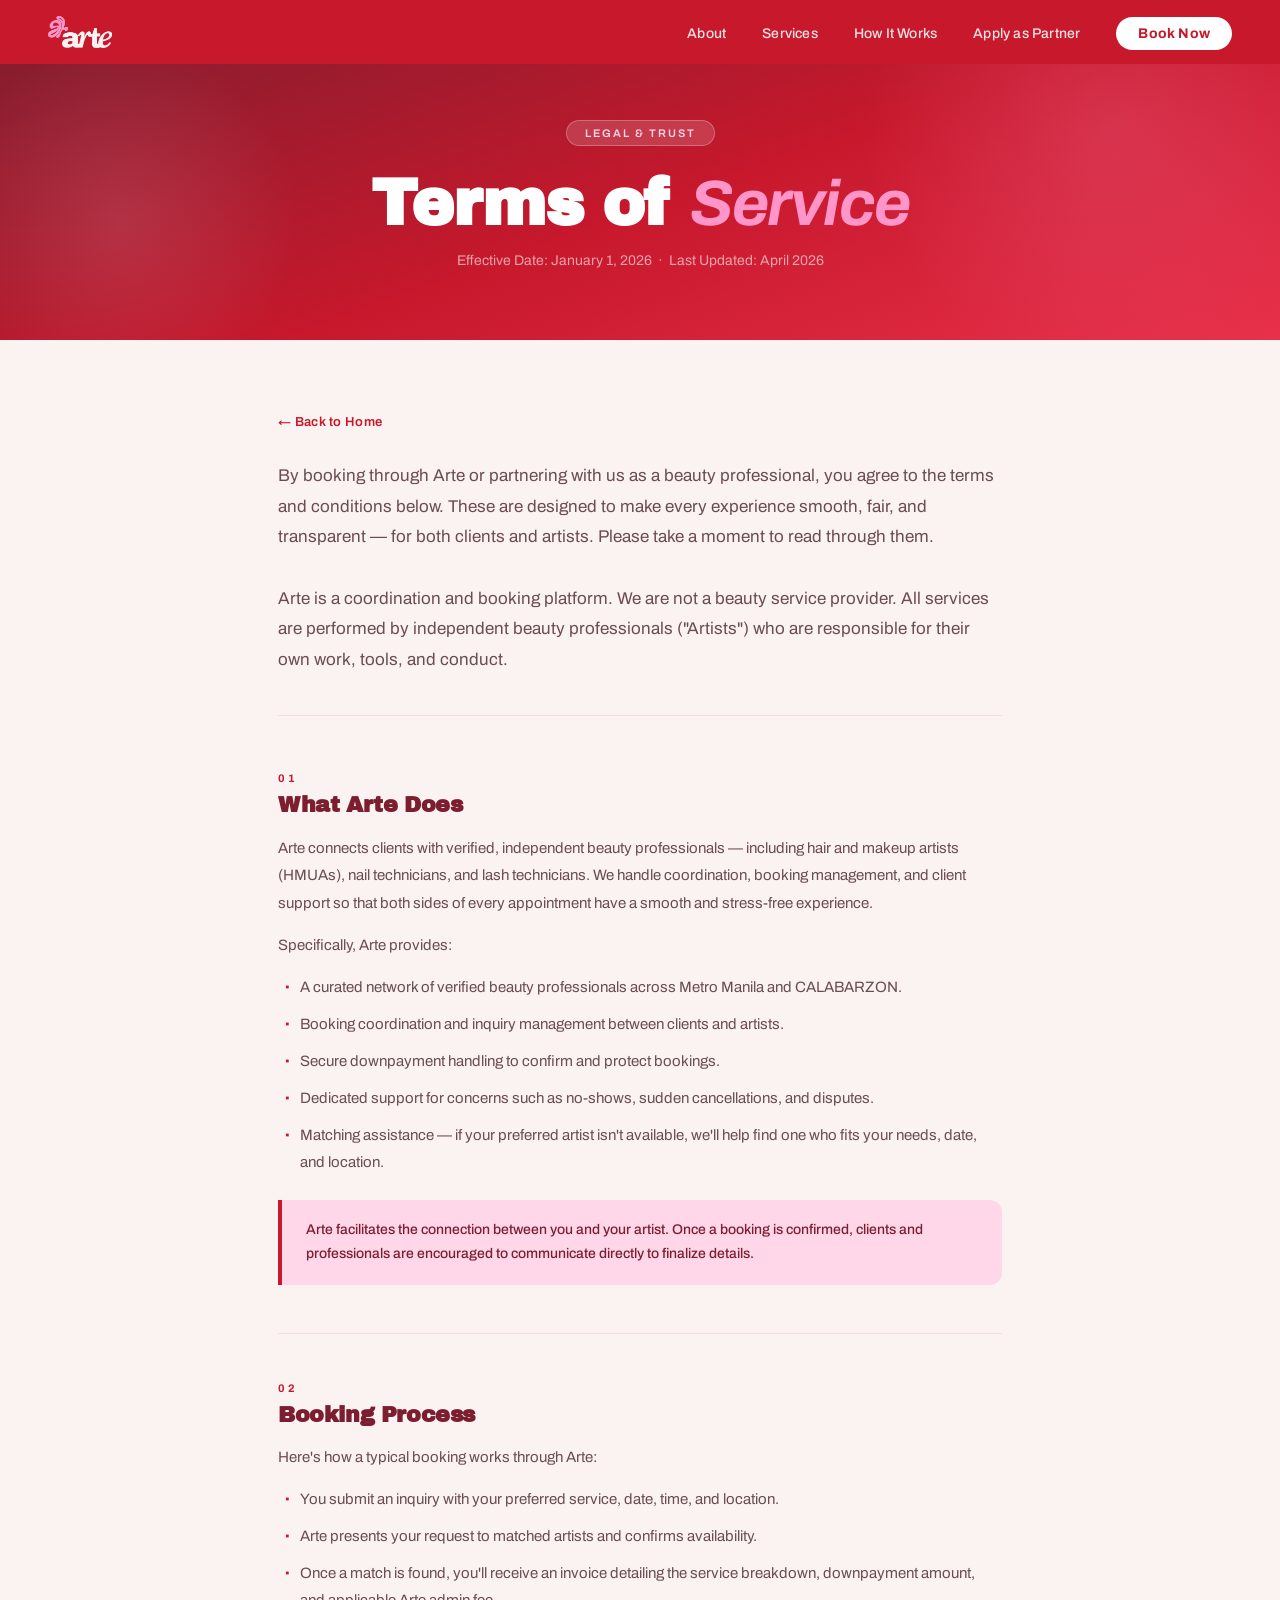
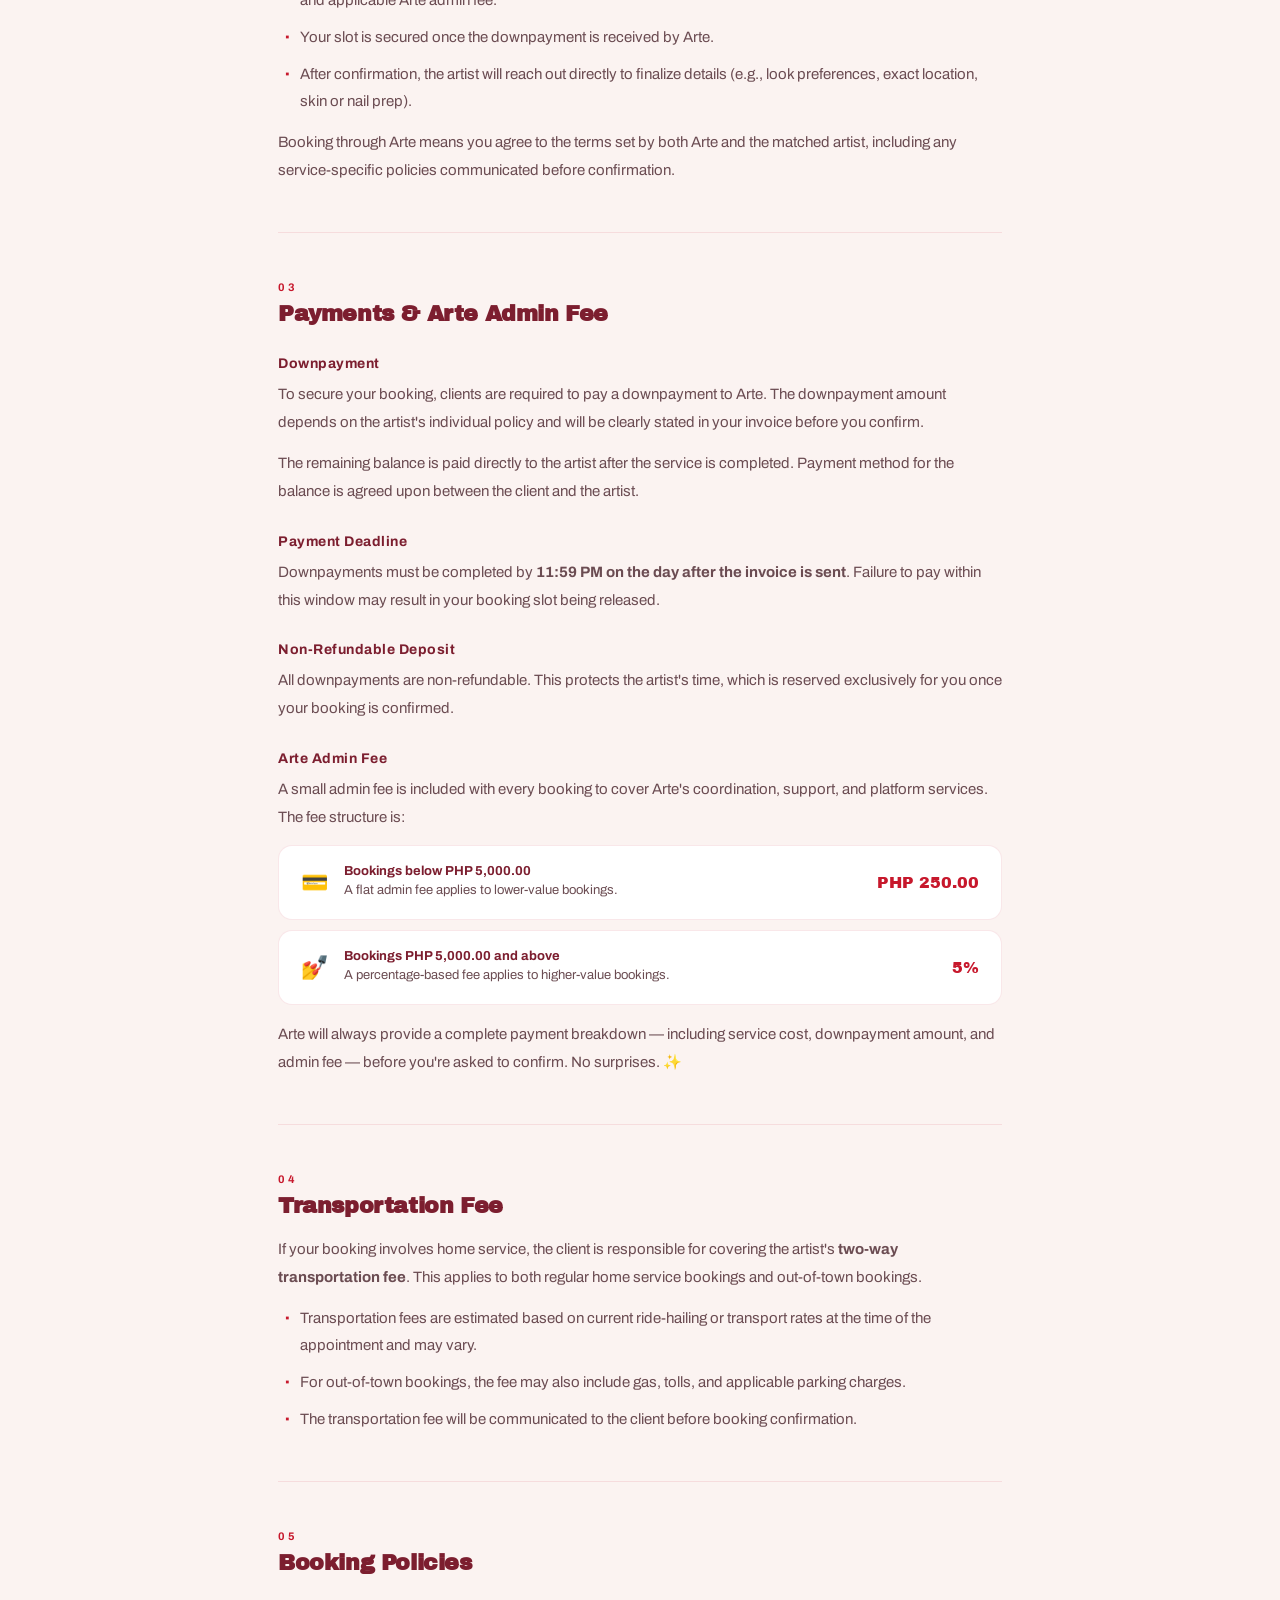
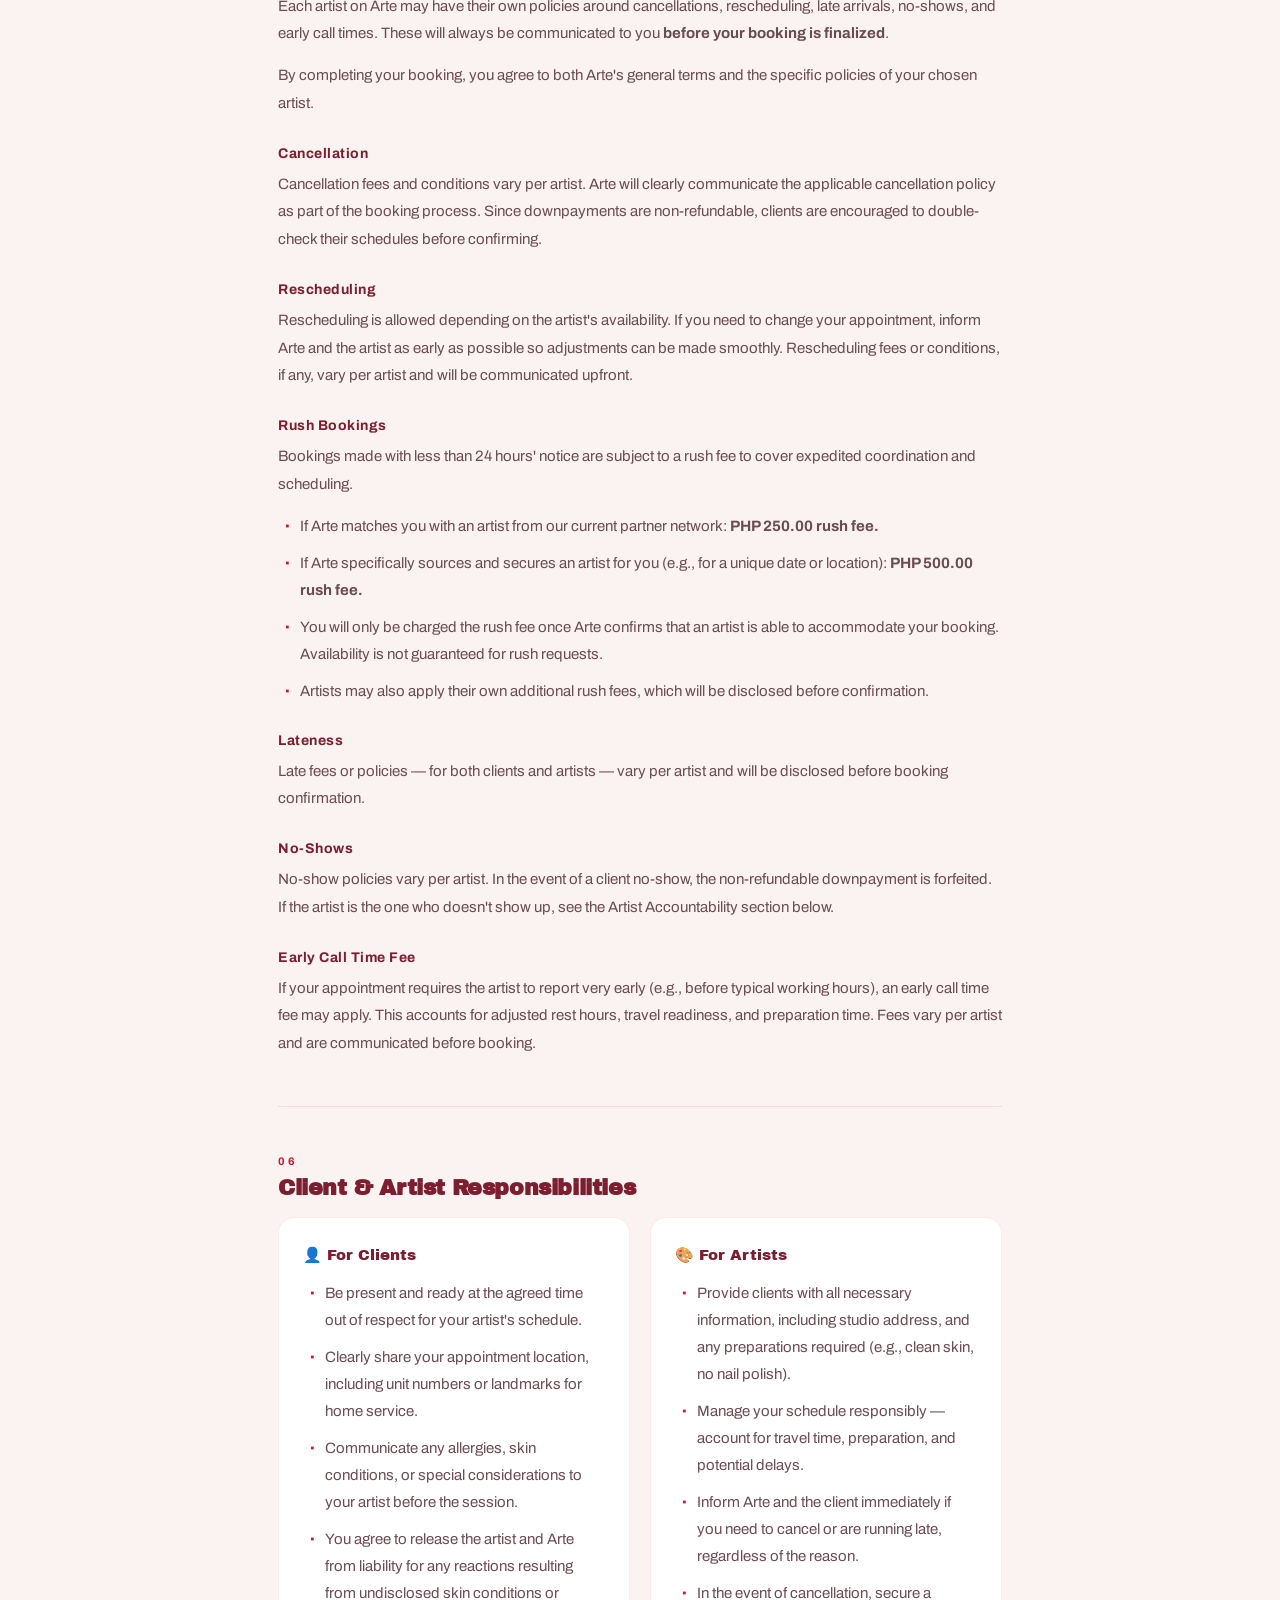
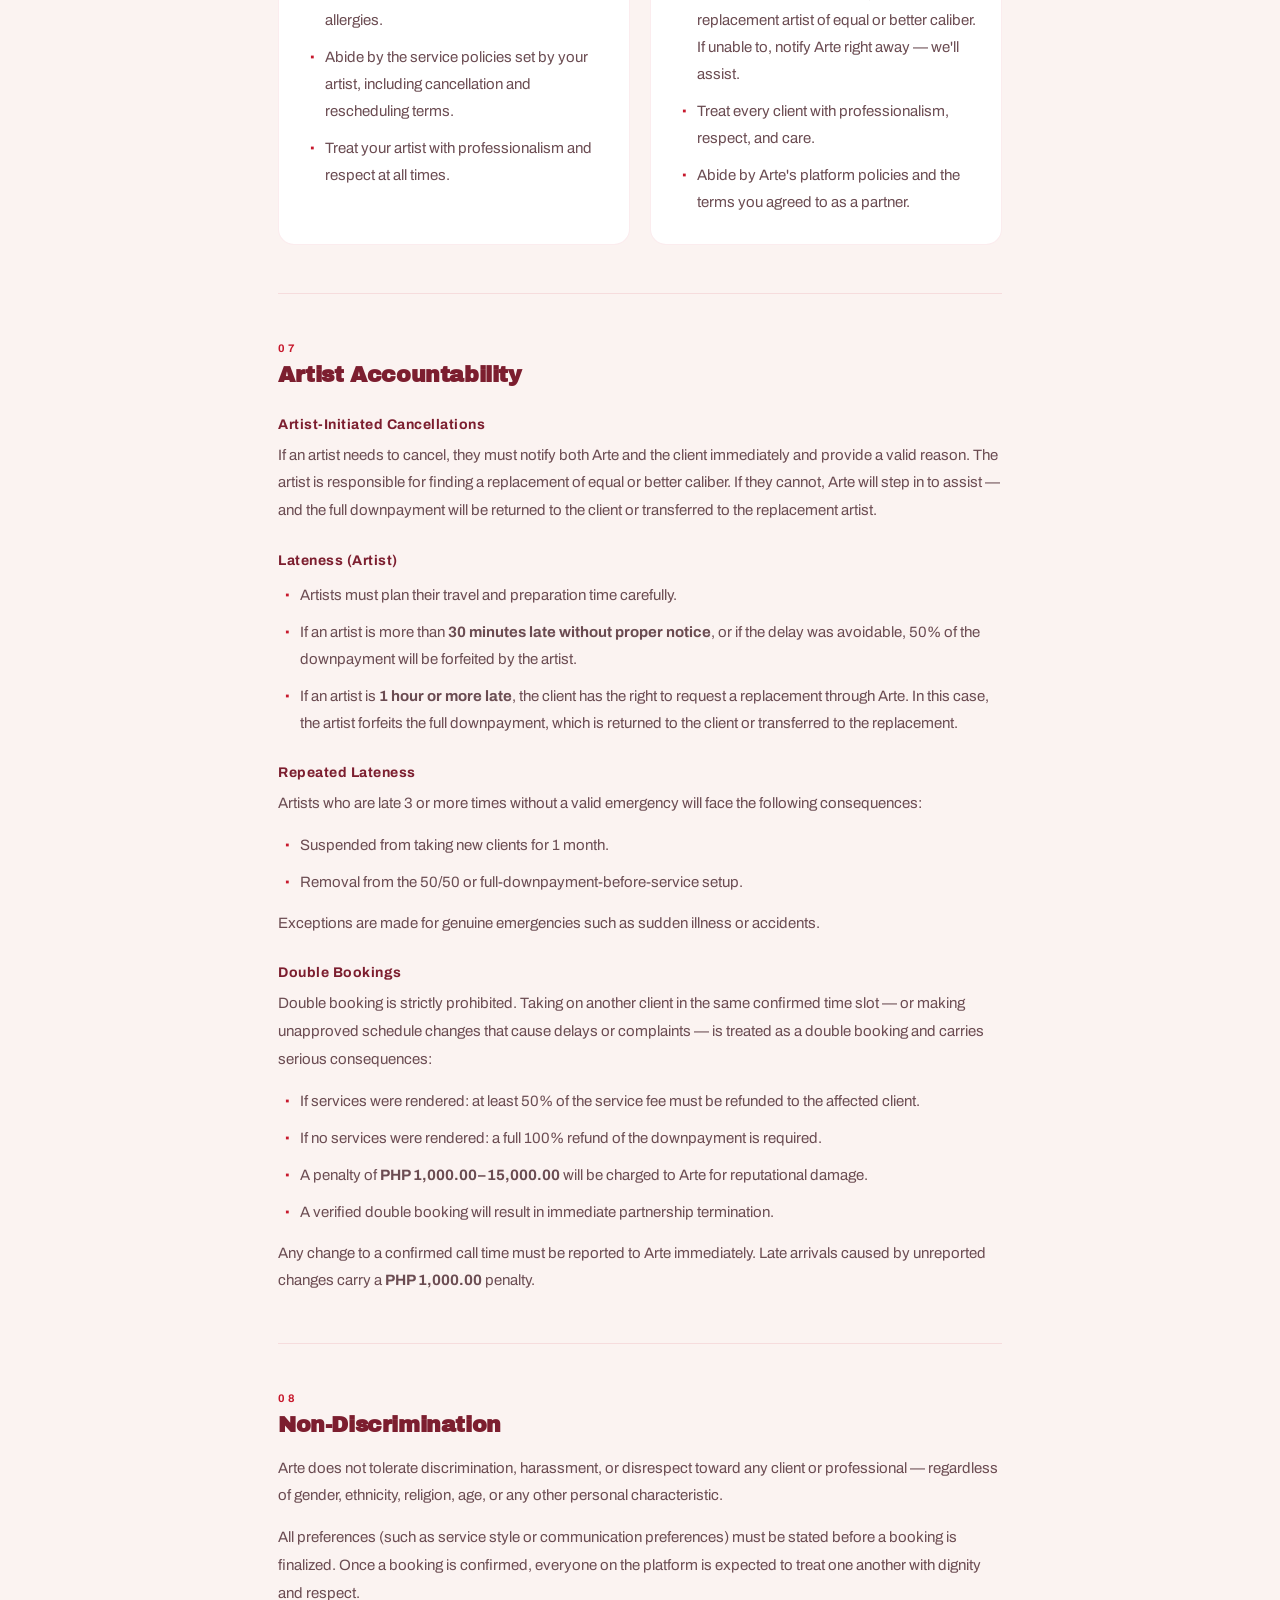
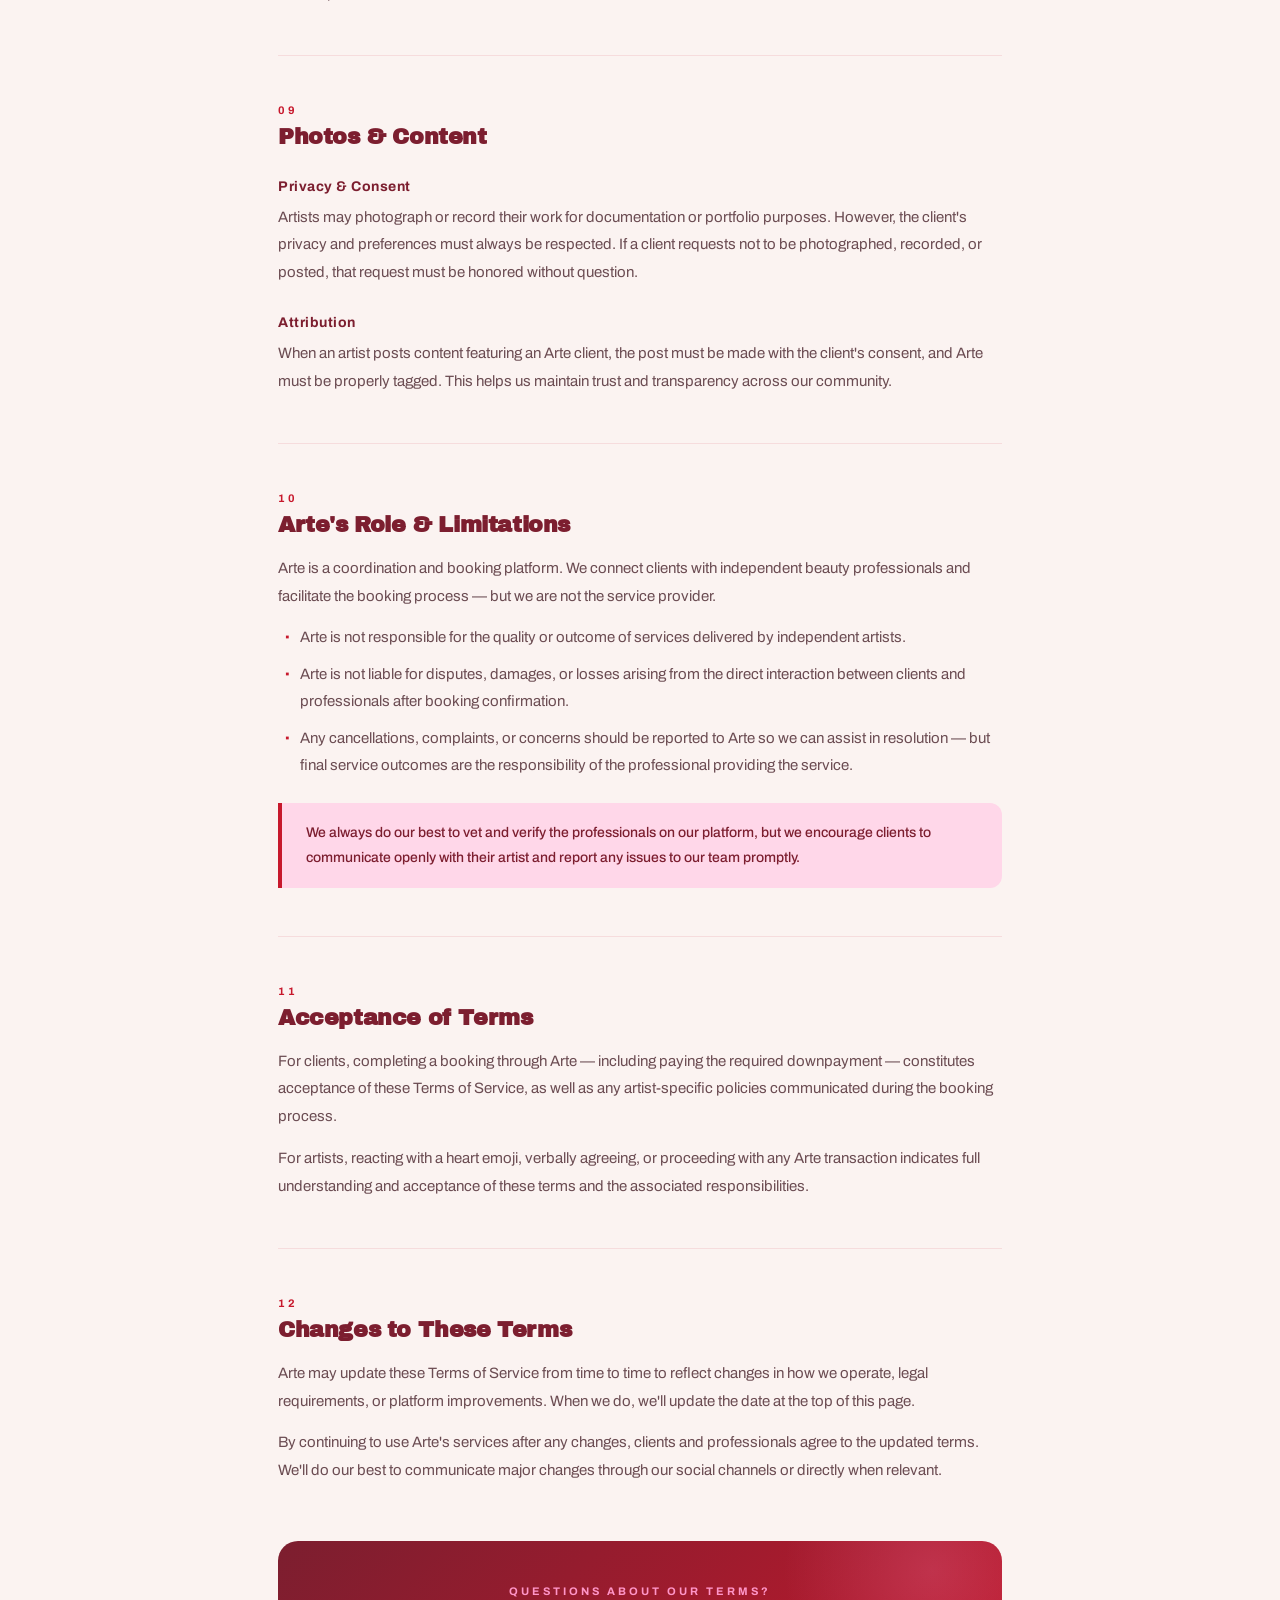
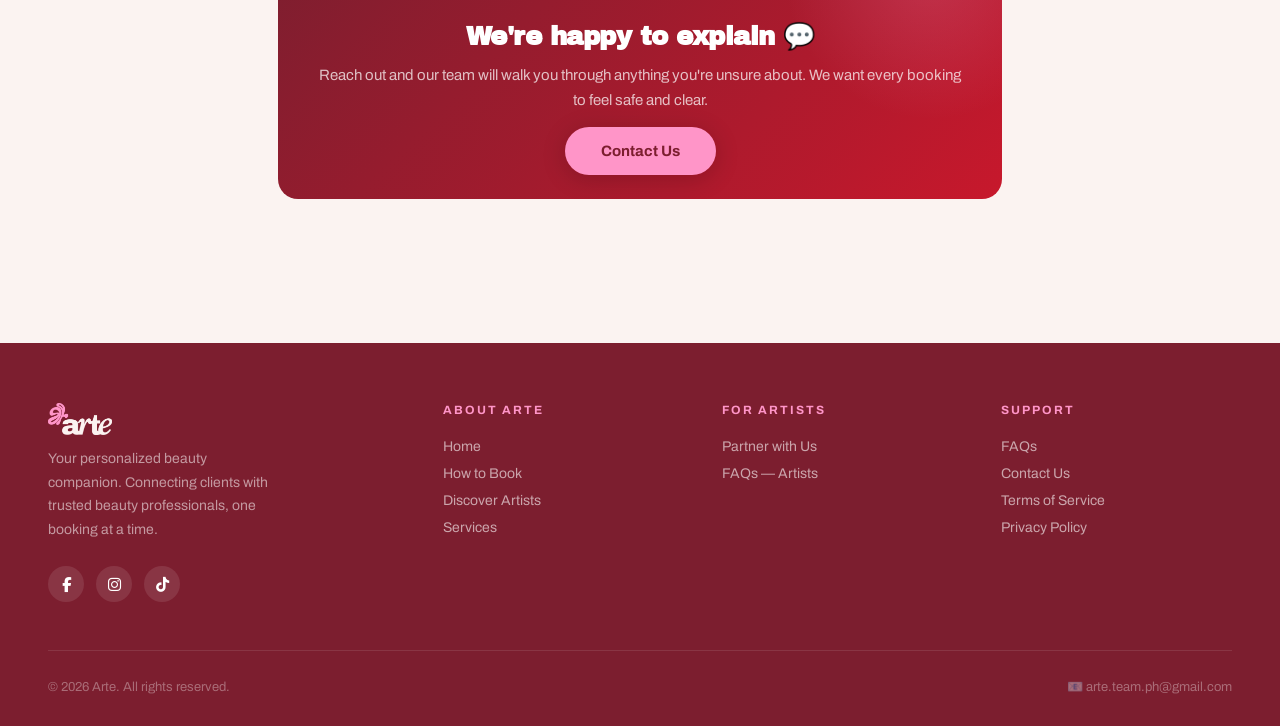
<file: terms.html>
<!DOCTYPE html>
<html lang="en">
<head>
<meta charset="UTF-8">
<meta name="viewport" content="width=device-width, initial-scale=1.0">
<title>Terms of Service — Arte</title>
<link rel="preconnect" href="https://fonts.googleapis.com">
<link rel="preconnect" href="https://fonts.gstatic.com" crossorigin>
<link href="https://fonts.googleapis.com/css2?family=Archivo+Black&family=Archivo:ital,wght@0,300;0,400;0,500;0,600;1,400;1,700&display=swap" rel="stylesheet">
<link rel="stylesheet" href="https://cdnjs.cloudflare.com/ajax/libs/font-awesome/6.5.0/css/all.min.css">
<link rel="stylesheet" href="styles.css">

</head>

<script>
  fetch('components/header.html')
    .then(res => res.text())
    .then(data => document.getElementById('header').innerHTML = data);

  fetch('components/footer.html')
    .then(res => res.text())
    .then(data => document.getElementById('footer').innerHTML = data);
</script>

<body>

<!-- NAV -->
<div id="header"></div>

<!-- HERO BANNER -->
<div class="terms-hero">
  <div class="terms-hero-eyebrow">Legal & Trust</div>
  <h1>Terms of <em>Service</em></h1>
  <p class="terms-hero-meta">Effective Date: January 1, 2026 &nbsp;·&nbsp; Last Updated: April 2026</p>
</div>

<!-- CONTENT -->
<div style="background: var(--cream);">
  <div class="terms-wrapper">

    <a href="index.html" class="terms-back">← Back to Home</a>

    <p class="terms-lead">
      By booking through Arte or partnering with us as a beauty professional, you agree to the terms and conditions below. These are designed to make every experience smooth, fair, and transparent — for both clients and artists. Please take a moment to read through them.
      <br><br>
      Arte is a coordination and booking platform. We are not a beauty service provider. All services are performed by independent beauty professionals ("Artists") who are responsible for their own work, tools, and conduct.
    </p>

    <!-- 01 -->
    <div class="terms-section">
      <div class="terms-section-number">01</div>
      <h2>What Arte Does</h2>
      <p>Arte connects clients with verified, independent beauty professionals — including hair and makeup artists (HMUAs), nail technicians, and lash technicians. We handle coordination, booking management, and client support so that both sides of every appointment have a smooth and stress-free experience.</p>
      <p>Specifically, Arte provides:</p>
      <ul>
        <li>A curated network of verified beauty professionals across Metro Manila and CALABARZON.</li>
        <li>Booking coordination and inquiry management between clients and artists.</li>
        <li>Secure downpayment handling to confirm and protect bookings.</li>
        <li>Dedicated support for concerns such as no-shows, sudden cancellations, and disputes.</li>
        <li>Matching assistance — if your preferred artist isn't available, we'll help find one who fits your needs, date, and location.</li>
      </ul>
      <div class="terms-highlight">
        Arte facilitates the connection between you and your artist. Once a booking is confirmed, clients and professionals are encouraged to communicate directly to finalize details.
      </div>
    </div>

    <hr class="terms-divider">

    <!-- 02 -->
    <div class="terms-section">
      <div class="terms-section-number">02</div>
      <h2>Booking Process</h2>
      <p>Here's how a typical booking works through Arte:</p>
      <ul>
        <li>You submit an inquiry with your preferred service, date, time, and location.</li>
        <li>Arte presents your request to matched artists and confirms availability.</li>
        <li>Once a match is found, you'll receive an invoice detailing the service breakdown, downpayment amount, and applicable Arte admin fee.</li>
        <li>Your slot is secured once the downpayment is received by Arte.</li>
        <li>After confirmation, the artist will reach out directly to finalize details (e.g., look preferences, exact location, skin or nail prep).</li>
      </ul>
      <p>Booking through Arte means you agree to the terms set by both Arte and the matched artist, including any service-specific policies communicated before confirmation.</p>
    </div>

    <hr class="terms-divider">

    <!-- 03 -->
    <div class="terms-section">
      <div class="terms-section-number">03</div>
      <h2>Payments & Arte Admin Fee</h2>

      <h3>Downpayment</h3>
      <p>To secure your booking, clients are required to pay a downpayment to Arte. The downpayment amount depends on the artist's individual policy and will be clearly stated in your invoice before you confirm.</p>
      <p>The remaining balance is paid directly to the artist after the service is completed. Payment method for the balance is agreed upon between the client and the artist.</p>

      <h3>Payment Deadline</h3>
      <p>Downpayments must be completed by <strong>11:59 PM on the day after the invoice is sent</strong>. Failure to pay within this window may result in your booking slot being released.</p>

      <h3>Non-Refundable Deposit</h3>
      <p>All downpayments are non-refundable. This protects the artist's time, which is reserved exclusively for you once your booking is confirmed.</p>

      <h3>Arte Admin Fee</h3>
      <p>A small admin fee is included with every booking to cover Arte's coordination, support, and platform services. The fee structure is:</p>

      <div class="fee-row">
        <div class="fee-row-icon">💳</div>
        <div class="fee-row-text">
          <div class="fee-row-label">Bookings below PHP 5,000.00</div>
          <div class="fee-row-desc">A flat admin fee applies to lower-value bookings.</div>
        </div>
        <div class="fee-row-amount">PHP 250.00</div>
      </div>

      <div class="fee-row">
        <div class="fee-row-icon">💅</div>
        <div class="fee-row-text">
          <div class="fee-row-label">Bookings PHP 5,000.00 and above</div>
          <div class="fee-row-desc">A percentage-based fee applies to higher-value bookings.</div>
        </div>
        <div class="fee-row-amount">5%</div>
      </div>

      <p style="margin-top: 16px;">Arte will always provide a complete payment breakdown — including service cost, downpayment amount, and admin fee — before you're asked to confirm. No surprises. ✨</p>
    </div>

    <hr class="terms-divider">

    <!-- 04 -->
    <div class="terms-section">
      <div class="terms-section-number">04</div>
      <h2>Transportation Fee</h2>
      <p>If your booking involves home service, the client is responsible for covering the artist's <strong>two-way transportation fee</strong>. This applies to both regular home service bookings and out-of-town bookings.</p>
      <ul>
        <li>Transportation fees are estimated based on current ride-hailing or transport rates at the time of the appointment and may vary.</li>
        <li>For out-of-town bookings, the fee may also include gas, tolls, and applicable parking charges.</li>
        <li>The transportation fee will be communicated to the client before booking confirmation.</li>
      </ul>
    </div>

    <hr class="terms-divider">

    <!-- 05 -->
    <div class="terms-section">
      <div class="terms-section-number">05</div>
      <h2>Booking Policies</h2>
      <p>Each artist on Arte may have their own policies around cancellations, rescheduling, late arrivals, no-shows, and early call times. These will always be communicated to you <strong>before your booking is finalized</strong>.</p>
      <p>By completing your booking, you agree to both Arte's general terms and the specific policies of your chosen artist.</p>

      <h3>Cancellation</h3>
      <p>Cancellation fees and conditions vary per artist. Arte will clearly communicate the applicable cancellation policy as part of the booking process. Since downpayments are non-refundable, clients are encouraged to double-check their schedules before confirming.</p>

      <h3>Rescheduling</h3>
      <p>Rescheduling is allowed depending on the artist's availability. If you need to change your appointment, inform Arte and the artist as early as possible so adjustments can be made smoothly. Rescheduling fees or conditions, if any, vary per artist and will be communicated upfront.</p>

      <h3>Rush Bookings</h3>
      <p>Bookings made with less than 24 hours' notice are subject to a rush fee to cover expedited coordination and scheduling.</p>
      <ul>
        <li>If Arte matches you with an artist from our current partner network: <strong>PHP 250.00 rush fee.</strong></li>
        <li>If Arte specifically sources and secures an artist for you (e.g., for a unique date or location): <strong>PHP 500.00 rush fee.</strong></li>
        <li>You will only be charged the rush fee once Arte confirms that an artist is able to accommodate your booking. Availability is not guaranteed for rush requests.</li>
        <li>Artists may also apply their own additional rush fees, which will be disclosed before confirmation.</li>
      </ul>

      <h3>Lateness</h3>
      <p>Late fees or policies — for both clients and artists — vary per artist and will be disclosed before booking confirmation.</p>

      <h3>No-Shows</h3>
      <p>No-show policies vary per artist. In the event of a client no-show, the non-refundable downpayment is forfeited. If the artist is the one who doesn't show up, see the Artist Accountability section below.</p>

      <h3>Early Call Time Fee</h3>
      <p>If your appointment requires the artist to report very early (e.g., before typical working hours), an early call time fee may apply. This accounts for adjusted rest hours, travel readiness, and preparation time. Fees vary per artist and are communicated before booking.</p>
    </div>

    <hr class="terms-divider">

    <!-- 06 -->
    <div class="terms-section">
      <div class="terms-section-number">06</div>
      <h2>Client & Artist Responsibilities</h2>

      <div class="responsibilities-grid">
        <div class="resp-card">
          <div class="resp-card-title">👤 For Clients</div>
          <ul>
            <li>Be present and ready at the agreed time out of respect for your artist's schedule.</li>
            <li>Clearly share your appointment location, including unit numbers or landmarks for home service.</li>
            <li>Communicate any allergies, skin conditions, or special considerations to your artist before the session.</li>
            <li>You agree to release the artist and Arte from liability for any reactions resulting from undisclosed skin conditions or allergies.</li>
            <li>Abide by the service policies set by your artist, including cancellation and rescheduling terms.</li>
            <li>Treat your artist with professionalism and respect at all times.</li>
          </ul>
        </div>
        <div class="resp-card">
          <div class="resp-card-title">🎨 For Artists</div>
          <ul>
            <li>Provide clients with all necessary information, including studio address, and any preparations required (e.g., clean skin, no nail polish).</li>
            <li>Manage your schedule responsibly — account for travel time, preparation, and potential delays.</li>
            <li>Inform Arte and the client immediately if you need to cancel or are running late, regardless of the reason.</li>
            <li>In the event of cancellation, secure a replacement artist of equal or better caliber. If unable to, notify Arte right away — we'll assist.</li>
            <li>Treat every client with professionalism, respect, and care.</li>
            <li>Abide by Arte's platform policies and the terms you agreed to as a partner.</li>
          </ul>
        </div>
      </div>
    </div>

    <hr class="terms-divider">

    <!-- 07 -->
    <div class="terms-section">
      <div class="terms-section-number">07</div>
      <h2>Artist Accountability</h2>

      <h3>Artist-Initiated Cancellations</h3>
      <p>If an artist needs to cancel, they must notify both Arte and the client immediately and provide a valid reason. The artist is responsible for finding a replacement of equal or better caliber. If they cannot, Arte will step in to assist — and the full downpayment will be returned to the client or transferred to the replacement artist.</p>

      <h3>Lateness (Artist)</h3>
      <ul>
        <li>Artists must plan their travel and preparation time carefully.</li>
        <li>If an artist is more than <strong>30 minutes late without proper notice</strong>, or if the delay was avoidable, 50% of the downpayment will be forfeited by the artist.</li>
        <li>If an artist is <strong>1 hour or more late</strong>, the client has the right to request a replacement through Arte. In this case, the artist forfeits the full downpayment, which is returned to the client or transferred to the replacement.</li>
      </ul>

      <h3>Repeated Lateness</h3>
      <p>Artists who are late 3 or more times without a valid emergency will face the following consequences:</p>
      <ul>
        <li>Suspended from taking new clients for 1 month.</li>
        <li>Removal from the 50/50 or full-downpayment-before-service setup.</li>
      </ul>
      <p>Exceptions are made for genuine emergencies such as sudden illness or accidents.</p>

      <h3>Double Bookings</h3>
      <p>Double booking is strictly prohibited. Taking on another client in the same confirmed time slot — or making unapproved schedule changes that cause delays or complaints — is treated as a double booking and carries serious consequences:</p>
      <ul>
        <li>If services were rendered: at least 50% of the service fee must be refunded to the affected client.</li>
        <li>If no services were rendered: a full 100% refund of the downpayment is required.</li>
        <li>A penalty of <b>PHP 1,000.00–15,000.00</b> will be charged to Arte for reputational damage.</li>
        <li>A verified double booking will result in immediate partnership termination.</li>
      </ul>
      <p>Any change to a confirmed call time must be reported to Arte immediately. Late arrivals caused by unreported changes carry a <b>PHP 1,000.00</b> penalty.</p>
    </div>

    <hr class="terms-divider">

    <!-- 08 -->
    <div class="terms-section">
      <div class="terms-section-number">08</div>
      <h2>Non-Discrimination</h2>
      <p>Arte does not tolerate discrimination, harassment, or disrespect toward any client or professional — regardless of gender, ethnicity, religion, age, or any other personal characteristic.</p>
      <p>All preferences (such as service style or communication preferences) must be stated before a booking is finalized. Once a booking is confirmed, everyone on the platform is expected to treat one another with dignity and respect.</p>
    </div>

    <hr class="terms-divider">

    <!-- 09 -->
    <div class="terms-section">
      <div class="terms-section-number">09</div>
      <h2>Photos & Content</h2>
      <h3>Privacy & Consent</h3>
      <p>Artists may photograph or record their work for documentation or portfolio purposes. However, the client's privacy and preferences must always be respected. If a client requests not to be photographed, recorded, or posted, that request must be honored without question.</p>

      <h3>Attribution</h3>
      <p>When an artist posts content featuring an Arte client, the post must be made with the client's consent, and Arte must be properly tagged. This helps us maintain trust and transparency across our community.</p>
    </div>

    <hr class="terms-divider">

    <!-- 10 -->
    <div class="terms-section">
      <div class="terms-section-number">10</div>
      <h2>Arte's Role & Limitations</h2>
      <p>Arte is a coordination and booking platform. We connect clients with independent beauty professionals and facilitate the booking process — but we are not the service provider.</p>
      <ul>
        <li>Arte is not responsible for the quality or outcome of services delivered by independent artists.</li>
        <li>Arte is not liable for disputes, damages, or losses arising from the direct interaction between clients and professionals after booking confirmation.</li>
        <li>Any cancellations, complaints, or concerns should be reported to Arte so we can assist in resolution — but final service outcomes are the responsibility of the professional providing the service.</li>
      </ul>
      <div class="terms-highlight">
        We always do our best to vet and verify the professionals on our platform, but we encourage clients to communicate openly with their artist and report any issues to our team promptly.
      </div>
    </div>

    <hr class="terms-divider">

    <!-- 11 -->
    <div class="terms-section">
      <div class="terms-section-number">11</div>
      <h2>Acceptance of Terms</h2>
      <p>For clients, completing a booking through Arte — including paying the required downpayment — constitutes acceptance of these Terms of Service, as well as any artist-specific policies communicated during the booking process.</p>
      <p>For artists, reacting with a heart emoji, verbally agreeing, or proceeding with any Arte transaction indicates full understanding and acceptance of these terms and the associated responsibilities.</p>
    </div>

    <hr class="terms-divider">

    <!-- 12 -->
    <div class="terms-section">
      <div class="terms-section-number">12</div>
      <h2>Changes to These Terms</h2>
      <p>Arte may update these Terms of Service from time to time to reflect changes in how we operate, legal requirements, or platform improvements. When we do, we'll update the date at the top of this page.</p>
      <p>By continuing to use Arte's services after any changes, clients and professionals agree to the updated terms. We'll do our best to communicate major changes through our social channels or directly when relevant.</p>
    </div>

    <!-- CTA Card -->
    <div class="terms-contact-card terms-section">
      <div class="section-label">Questions about our terms?</div>
      <h3>We're happy to explain 💬</h3>
      <p>Reach out and our team will walk you through anything you're unsure about. We want every booking to feel safe and clear.</p>
      <a href="mailto:arte.team.ph@gmail.com" class="btn-primary">Contact Us</a>
    </div>

  </div>
</div>

<!-- FOOTER -->
<div id="footer"></div>

<script>
  // Scroll reveal for terms sections
  const sections = document.querySelectorAll('.terms-section');
  const observer = new IntersectionObserver((entries) => {
    entries.forEach((entry, i) => {
      if (entry.isIntersecting) {
        setTimeout(() => entry.target.classList.add('visible'), i * 60);
        observer.unobserve(entry.target);
      }
    });
  }, { threshold: 0.08 });
  sections.forEach(el => observer.observe(el));

  fetch('components/header.html')
  .then(res => res.text())
  .then(data => {
    document.getElementById('header').innerHTML = data;

    const toggle = document.querySelector('.nav-toggle');
    const links = document.querySelector('.nav-links');

    toggle.addEventListener('click', () => {
      links.classList.toggle('open');
    });
  });
</script>

</body>
</html>
</file>
<file: styles.css>
*, *::before, *::after { box-sizing: border-box; margin: 0; padding: 0; }

  :root {
    --red: #C7182C;
    --red-dark: #7C1E2F;
    --pink: #FF95C8;
    --blush: #FFD7E9;
    --cream: #FBF3F1;
    --white: #ffffff;
    --text: #1a1a1a;
    --text-muted: #6b4c52;
  }

  html { scroll-behavior: smooth; }

  body {
    font-family: 'Archivo', sans-serif;
    background: var(--cream);
    color: var(--text);
    overflow-x: hidden;
  }

  /* ─── NAV ─── */
  nav {
    position: fixed;
    top: 0; left: 0; right: 0;
    z-index: 100;
    background: var(--red);
    display: flex;
    align-items: center;
    justify-content: space-between;
    padding: 0 48px;
    height: 64px;
  }

  .nav-logo {
    display: flex;
    align-items: center;
    gap: 8px;
    text-decoration: none;
  }

  .nav-toggle {
    display: none;
    width: 48px;
    height: 48px;
    border-radius: 10px;
    background: transparent;
    border: 2px solid transparent;
    color: white;
    font-size: 26px;
    cursor: pointer;
    transition: background 0.2s ease, transform 0.2s ease, border-color 0.2s ease;
  }

  .nav-toggle:hover {
    background: rgba(255,255,255,0.12);
    transform: scale(1.05);
    border-color: var(--blush);
  }

  @media (max-width: 900px) {
    .nav-toggle {
        display: flex;
        align-items: center;
        justify-content: center;
    }

    .nav-links li a {
        display: inline-block;
        padding: 10px 18px;
        border-radius: 100px;
        transition: background 0.2s ease, transform 0.2s ease;
    }

    .nav-links li a:hover {
        background: rgba(255,255,255,0.12);
        transform: translateY(-2px);
    }

    .nav-links .nav-cta {
        background: white;
        color: var(--red) !important;
        padding: 14px 38px;
        margin-top: 10px;
    }

    .nav-links .nav-cta:hover {
        background: var(--blush) !important;
        transform: translateY(-2px);
    }

    .nav-links {
        display: flex;
        position: absolute;
        top: 64px;
        left: 0;
        right: 0;
        background: var(--red);
        flex-direction: column;
        gap: 18px;
        padding: 0 24px;
        text-align: center;

        max-height: 0;
        overflow: hidden;
        opacity: 0;
        transform: translateY(-16px);
        pointer-events: none;

        transition:
            max-height 0.45s ease,
            opacity 0.3s ease,
            transform 0.3s ease,
            padding 0.3s ease;
    }

    .nav-links.open {
        max-height: 520px;
        opacity: 1;
        transform: translateY(0);
        pointer-events: auto;
        padding: 40px 24px 32px;
    }
    }

  /* SVG butterfly logo */
  .logo-mark {
    width: 36px;
    height: 36px;
  }

  .logo-text {
    font-family: 'Archivo Black', sans-serif;
    font-size: 26px;
    color: var(--white);
    letter-spacing: -0.5px;
  }

  .nav-links {
    display: flex;
    align-items: center;
    gap: 36px;
    list-style: none;
  }

  .nav-links a {
    color: rgba(255,255,255,0.88);
    text-decoration: none;
    font-size: 14px;
    font-weight: 500;
    letter-spacing: 0.2px;
    transition: color 0.2s;
  }
  .nav-links a:hover { color: var(--white); }

  .nav-cta {
    background: var(--white);
    color: var(--red) !important;
    font-weight: 700 !important;
    padding: 9px 22px;
    border-radius: 100px;
    transition: background 0.2s, color 0.2s !important;
  }
  .nav-cta:hover {
    background: var(--blush) !important;
  }

  /* ─── HERO ─── */
  .hero {
    min-height: 100vh;
    background: linear-gradient(160deg, var(--red-dark) 0%, var(--red) 55%, #e8304a 100%);
    position: relative;
    display: flex;
    flex-direction: column;
    align-items: center;
    justify-content: center;
    text-align: center;
    padding: 120px 48px 80px;
    overflow: hidden;
  }

  /* Decorative blobs */
  .hero::before {
    content: '';
    position: absolute;
    width: 600px; height: 600px;
    background: radial-gradient(circle, rgba(255,149,200,0.18) 0%, transparent 70%);
    top: -100px; right: -100px;
    border-radius: 50%;
    pointer-events: none;
  }
  .hero::after {
    content: '';
    position: absolute;
    width: 400px; height: 400px;
    background: radial-gradient(circle, rgba(255,215,233,0.12) 0%, transparent 70%);
    bottom: 0; left: -80px;
    border-radius: 50%;
    pointer-events: none;
  }

  .hero-eyebrow {
    display: inline-block;
    background: rgba(255,255,255,0.15);
    backdrop-filter: blur(8px);
    border: 1px solid rgba(255,255,255,0.25);
    color: var(--blush);
    font-size: 12px;
    font-weight: 600;
    letter-spacing: 2px;
    text-transform: uppercase;
    padding: 6px 18px;
    border-radius: 100px;
    margin-bottom: 28px;
    animation: fadeUp 0.7s ease both;
  }

  .hero-headline {
    font-family: 'Archivo Black', sans-serif;
    font-size: clamp(52px, 8vw, 100px);
    line-height: 1.0;
    color: var(--white);
    letter-spacing: -2px;
    animation: fadeUp 0.7s 0.1s ease both;
    position: relative;
    z-index: 1;
  }

  .hero-headline em {
    font-style: italic;
    color: var(--pink);
    font-family: 'Archivo', sans-serif;
    font-weight: 700;
  }

  .hero-sub {
    margin-top: 24px;
    font-size: 18px;
    color: rgba(255,255,255,0.78);
    max-width: 520px;
    line-height: 1.65;
    animation: fadeUp 0.7s 0.2s ease both;
  }

  /* INDEX - SUB-TEXT UNDER HERO */
  /*.hero-sub-small {
    margin-top: 12px;
    font-size: 15px;
    color: rgba(255, 255, 255, 0.435);
    max-width: 520px;
    line-height: 1.65;
    animation: fadeUp 0.7s 0.2s ease both;
  }
  */

  .hero-actions {
    margin-top: 44px;
    display: flex;
    gap: 16px;
    align-items: center;
    animation: fadeUp 0.7s 0.3s ease both;
    flex-wrap: wrap;
    justify-content: center;
  }

  .btn-primary {
    background: var(--white);
    color: var(--red);
    font-weight: 700;
    font-size: 15px;
    padding: 16px 36px;
    border-radius: 100px;
    text-decoration: none;
    border: none;
    cursor: pointer;
    transition: transform 0.2s, box-shadow 0.2s;
    box-shadow: 0 4px 24px rgba(0,0,0,0.18);
  }
  .btn-primary:hover { transform: translateY(-2px); box-shadow: 0 8px 32px rgba(0,0,0,0.25); }

  .btn-ghost {
    color: var(--white);
    font-weight: 600;
    font-size: 15px;
    padding: 16px 28px;
    border-radius: 100px;
    text-decoration: none;
    border: 2px solid rgba(255,255,255,0.4);
    cursor: pointer;
    transition: border-color 0.2s, background 0.2s;
  }
  .btn-ghost:hover { border-color: var(--white); background: rgba(255,255,255,0.08); }

  /* Floating image mosaic */
  .hero-mosaic {
    margin-top: 64px;
    display: grid;
    grid-template-columns: repeat(4, 1fr);
    gap: 12px;
    max-width: 820px;
    width: 100%;
    animation: fadeUp 0.8s 0.4s ease both;
    position: relative;
    z-index: 1;
  }

  .mosaic-item {
    border-radius: 16px;
    overflow: hidden;
    background: rgba(255,255,255,0.12);
    aspect-ratio: 3/4;
    position: relative;
    border: 1px solid rgba(255,255,255,0.15);
  }
  .mosaic-item:nth-child(2) { transform: translateY(-20px); }
  .mosaic-item:nth-child(4) { transform: translateY(-10px); }

  .mosaic-placeholder {
    width: 100%; height: 100%;
    display: flex;
    align-items: center;
    justify-content: center;
    font-size: 32px;
  }

  .mosaic-tag {
    position: absolute;
    bottom: 10px; left: 10px;
    background: rgba(255,255,255,0.92);
    color: var(--red-dark);
    font-size: 10px;
    font-weight: 700;
    padding: 4px 10px;
    border-radius: 100px;
    letter-spacing: 0.3px;
  }

  /* ─── FLOATING STAT PILLS ─── */
  .stat-strip {
    background: var(--red-dark);
    display: flex;
    align-items: center;
    justify-content: center;
    gap: 0;
    padding: 0;
    overflow: hidden;
  }

  .stat-item {
    flex: 1;
    display: flex;
    align-items: center;
    justify-content: center;
    flex-direction: column;
    padding: 32px 24px;
    border-right: 1px solid rgba(255,255,255,0.12);
    text-align: center;
  }
  .stat-item:last-child { border-right: none; }

  .stat-number {
    font-family: 'Archivo Black', sans-serif;
    font-size: 36px;
    color: var(--pink);
    line-height: 1;
  }
  .stat-label {
    font-size: 12px;
    color: rgba(255,255,255,0.65);
    margin-top: 6px;
    font-weight: 500;
    letter-spacing: 0.5px;
    text-transform: uppercase;
  }

  .service-area {
  display: flex;
  flex-direction: column;
  justify-content: center;
  text-align: center;
}

  .area-label {
  font-size: 12px;
  color: rgba(255,255,255,0.6);
  letter-spacing: 0.5px;
  text-transform: uppercase;
  margin-bottom: 6px;
}

  .area-main {
  font-family: 'Archivo Black', sans-serif;
  font-size: 24px; /* smaller than stat-number */
  color: var(--pink);
  line-height: 1.2;
}

  .area-sub {
  font-size: 12px;
  color: rgba(255,255,255,0.6);
  margin-top: 4px;
  letter-spacing: 0.5px;
  text-transform: uppercase;
}

  /* ─── SECTION SHARED ─── */
  section { padding: 96px 48px; }

  .section-label {
    font-size: 11px;
    font-weight: 700;
    letter-spacing: 3px;
    text-transform: uppercase;
    color: var(--red);
    margin-bottom: 16px;
  }

  .section-title {
    font-family: 'Archivo Black', sans-serif;
    font-size: clamp(32px, 4vw, 52px);
    line-height: 1.1;
    color: var(--red-dark);
    letter-spacing: -1px;
  }

  .section-title em {
    font-style: italic;
    font-family: 'Archivo', sans-serif;
    font-weight: 700;
    color: var(--red);
  }

  /* ─── WHAT IS ARTE ─── */
  .about {
    background: var(--cream);
    display: grid;
    grid-template-columns: 1fr 1fr;
    gap: 80px;
    align-items: center;
    max-width: 1200px;
    margin: 0 auto;
  }

  .about-text .section-title { margin-bottom: 24px; }

  .about-text p {
    color: var(--text-muted);
    font-size: 17px;
    line-height: 1.75;
    margin-bottom: 20px;
  }

  .about-badges {
    display: flex;
    gap: 10px;
    flex-wrap: wrap;
    margin-top: 32px;
  }

  .badge {
    background: var(--blush);
    color: var(--red-dark);
    font-size: 13px;
    font-weight: 600;
    padding: 8px 18px;
    border-radius: 100px;
    border: 1.5px solid rgba(124,30,47,0.12);
  }

  .about-visual {
    position: relative;
  }

  .phone-mockup {
    width: 260px;
    margin: 0 auto;
    display: block;
    position: relative;
  }

  .phone-shell {
    background: var(--red-dark);
    border-radius: 40px;
    padding: 12px;
    box-shadow: 0 32px 80px rgba(124,30,47,0.35), 0 0 0 1px rgba(255,255,255,0.08);
  }

  .phone-screen {
    background: var(--cream);
    border-radius: 30px;
    overflow: hidden;
    aspect-ratio: 9/19.5;
    display: flex;
    flex-direction: column;
  }

  .phone-header {
    background: var(--red);
    padding: 20px 16px 14px;
    display: flex;
    align-items: center;
    gap: 10px;
  }

  .phone-logo {
    font-family: 'Archivo Black', sans-serif;
    font-size: 16px;
    color: white;
  }

  .phone-content {
    padding: 16px;
    flex: 1;
    display: flex;
    flex-direction: column;
    gap: 10px;
    overflow: hidden;
  }

  .phone-search {
    background: white;
    border-radius: 100px;
    padding: 10px 16px;
    font-size: 12px;
    color: #999;
    border: 1px solid #eee;
    display: flex;
    align-items: center;
    gap: 6px;
  }

  .phone-filters {
    display: flex;
    gap: 6px;
    flex-wrap: wrap;
  }

  .phone-filter {
    background: var(--blush);
    color: var(--red-dark);
    font-size: 9px;
    font-weight: 600;
    padding: 5px 10px;
    border-radius: 100px;
  }
  .phone-filter.active {
    background: var(--red);
    color: white;
  }

  .phone-grid {
    display: grid;
    grid-template-columns: 1fr 1fr;
    gap: 7px;
    flex: 1;
  }

  .phone-card {
    background: linear-gradient(135deg, var(--blush), var(--pink));
    border-radius: 12px;
    display: flex;
    align-items: center;
    justify-content: center;
    font-size: 22px;
    position: relative;
    overflow: hidden;
  }

  .phone-card-tag {
    position: absolute;
    bottom: 5px; left: 5px;
    background: rgba(255,255,255,0.9);
    font-size: 7px;
    font-weight: 700;
    color: var(--red-dark);
    padding: 2px 6px;
    border-radius: 100px;
  }

  /* Floating cards around phone */
  .float-card {
    position: absolute;
    background: white;
    border-radius: 16px;
    padding: 14px 18px;
    box-shadow: 0 8px 32px rgba(0,0,0,0.12);
    display: flex;
    align-items: center;
    gap: 10px;
    font-size: 13px;
    font-weight: 600;
    color: var(--red-dark);
    white-space: nowrap;
    border: 1px solid rgba(255,255,255,0.9);
  }

  .float-card .icon { font-size: 20px; }

  .float-card-1 { top: 10%; right: -40px; }
  .float-card-2 { bottom: 20%; left: -60px; }
  .float-card-3 { top: 50%; right: -50px; }

  .float-card small {
    display: block;
    font-size: 10px;
    color: #999;
    font-weight: 400;
  }

  /* ─── SERVICES ─── */
  .services-section {
    background: var(--white);
    text-align: center;
  }

  .services-section .section-label,
  .services-section .section-title {
    text-align: center;
  }

  .services-grid {
    display: grid;
    grid-template-columns: repeat(3, 1fr);
    gap: 24px;
    max-width: 1100px;
    margin: 56px auto 0;
  }

  .service-card {
    background: var(--cream);
    border-radius: 24px;
    padding: 40px 32px;
    text-align: left;
    position: relative;
    overflow: hidden;
    transition: transform 0.3s, box-shadow 0.3s;
    border: 1px solid rgba(199,24,44,0.06);
    cursor: pointer;
  }
  .service-card:hover {
    transform: translateY(-6px);
    box-shadow: 0 24px 60px rgba(124,30,47,0.12);
  }

  .service-card::before {
    content: '';
    position: absolute;
    top: 0; right: 0;
    width: 120px; height: 120px;
    background: radial-gradient(circle, var(--blush) 0%, transparent 70%);
    pointer-events: none;
  }

  .service-emoji {
    font-size: 48px;
    margin-bottom: 20px;
    display: block;
  }

  .service-name {
    font-family: 'Archivo Black', sans-serif;
    font-size: 22px;
    color: var(--red-dark);
    margin-bottom: 10px;
  }

  .service-desc {
    font-size: 14px;
    color: var(--text-muted);
    line-height: 1.7;
  }

  .service-btn {
    display: inline-block;
    margin-top: 20px;
    background: var(--red);
    color: white;
    font-size: 12px;
    font-weight: 700;
    padding: 10px 18px;
    border-radius: 100px;
    text-decoration: none; /* removes underline */
    letter-spacing: 0.5px;
    transition: transform 0.2s, box-shadow 0.2s;
  }

  .service-btn:hover {
    transform: translateY(-2px);
    background: #b51527; /* slightly darker red */
  }

  /* ─── HOW IT WORKS ─── */
  .how-section {
    background: var(--cream);
    max-width: 1200px;
    margin: 0 auto;
    display: grid;
    grid-template-columns: 1fr 1fr;
    gap: 80px;
    align-items: start;
  }

  .how-block h3 {
    font-family: 'Archivo Black', sans-serif;
    font-size: 22px;
    color: var(--red-dark);
    margin-bottom: 32px;
    display: flex;
    align-items: center;
    gap: 10px;
  }

  .steps {
    display: flex;
    flex-direction: column;
    gap: 0;
    position: relative;
  }

  .steps::before {
    content: '';
    position: absolute;
    left: 19px; top: 20px; bottom: 20px;
    width: 2px;
    background: linear-gradient(to bottom, var(--red), var(--pink));
    border-radius: 2px;
  }

  .step {
    display: flex;
    gap: 20px;
    align-items: flex-start;
    padding: 0 0 32px;
    position: relative;
    z-index: 1;
  }

  .step-num {
    width: 40px;
    height: 40px;
    border-radius: 50%;
    background: var(--red);
    color: white;
    font-family: 'Archivo Black', sans-serif;
    font-size: 15px;
    display: flex;
    align-items: center;
    justify-content: center;
    flex-shrink: 0;
    box-shadow: 0 4px 12px rgba(199,24,44,0.35);
  }

  .step-content h4 {
    font-weight: 700;
    font-size: 15px;
    color: var(--red-dark);
    margin-bottom: 6px;
  }

  .step-content p {
    font-size: 14px;
    color: var(--text-muted);
    line-height: 1.65;
  }

  /* ─── TRENDING / DISCOVER ─── */
  .discover-section {
    background: var(--white);
    text-align: center;
    padding: 96px 48px;
  }

  .discover-section .section-title { text-align: center; }

  .discover-grid {
    display: grid;
    grid-template-columns: repeat(4, 1fr);
    gap: 16px;
    max-width: 1100px;
    margin: 56px auto 0;
  }

  .discover-card {
    border-radius: 20px;
    overflow: hidden;
    background: var(--blush);
    aspect-ratio: 3/4;
    position: relative;
    cursor: pointer;
    transition: transform 0.3s;
    border: none;
  }
  .discover-card:hover { transform: scale(1.03); }

  .discover-card:nth-child(2) { transform: translateY(-16px); }
  .discover-card:nth-child(2):hover { transform: translateY(-16px) scale(1.03); }
  .discover-card:nth-child(4) { transform: translateY(-8px); }
  .discover-card:nth-child(4):hover { transform: translateY(-8px) scale(1.03); }

  .discover-inner {
    width: 100%; height: 100%;
    display: flex;
    align-items: flex-end;
    padding: 16px;
    background: linear-gradient(to top, rgba(124,30,47,0.7) 0%, transparent 55%);
    position: absolute;
    inset: 0;
  }

  .discover-emoji-bg {
    position: absolute;
    inset: 0;
    display: flex;
    align-items: center;
    justify-content: center;
    font-size: 80px;
    opacity: 0.3;
  }

  .discover-info {
    text-align: left;
    position: relative;
    z-index: 1;
  }

  .discover-info h4 {
    font-family: 'Archivo Black', sans-serif;
    font-size: 14px;
    color: white;
    line-height: 1.3;
  }

  .discover-info span {
    font-size: 11px;
    color: rgba(255,255,255,0.75);
    font-weight: 500;
  }

  .heart-btn {
    position: absolute;
    top: 12px; right: 12px;
    width: 32px; height: 32px;
    background: rgba(255,255,255,0.92);
    border-radius: 50%;
    display: flex;
    align-items: center;
    justify-content: center;
    font-size: 14px;
    border: none;
    cursor: pointer;
    transition: transform 0.2s;
    z-index: 2;
  }
  .heart-btn:hover { transform: scale(1.2); }

  /* ─── PARTNER INVITE ─── */
  .partner-section {
    padding: 96px 48px;
    background: var(--cream);
  }

  .partner-inner {
    max-width: 900px;
    margin: 0 auto;
    background: linear-gradient(135deg, var(--red-dark) 0%, var(--red) 100%);
    border-radius: 32px;
    padding: 72px 80px;
    text-align: center;
    position: relative;
    overflow: hidden;
  }

  .partner-inner::before {
    content: '';
    position: absolute;
    width: 400px; height: 400px;
    background: radial-gradient(circle, rgba(255,149,200,0.2) 0%, transparent 70%);
    top: -150px; right: -100px;
    border-radius: 50%;
    pointer-events: none;
  }

  .envelope-icon {
    font-size: 64px;
    margin-bottom: 24px;
    display: block;
    position: relative;
    z-index: 1;
  }

  .partner-inner .section-label {
    color: var(--pink);
    margin-bottom: 20px;
    position: relative;
    z-index: 1;
  }

  .partner-inner .section-title {
    color: var(--white);
    font-size: clamp(28px, 3.5vw, 44px);
    margin-bottom: 20px;
    position: relative;
    z-index: 1;
  }

  .partner-inner p {
    color: rgba(255,255,255,0.78);
    font-size: 16px;
    line-height: 1.7;
    max-width: 540px;
    margin: 0 auto 36px;
    position: relative;
    z-index: 1;
  }

  .partner-inner .btn-primary {
    background: var(--pink);
    color: var(--red-dark);
    position: relative;
    z-index: 1;
  }

  .partner-inner .btn-primary:hover { background: var(--blush); }

  /* ─── TESTIMONIALS ─── */
  .testimonials {
    background: var(--white);
    text-align: center;
    padding: 96px 48px;
  }

  .testimonials .section-title { margin-bottom: 56px; text-align: center; }

  .testi-grid {
    display: grid;
    grid-template-columns: repeat(3, 1fr);
    gap: 24px;
    max-width: 1100px;
    margin: 0 auto;
  }

  .testi-card {
    background: var(--cream);
    border-radius: 20px;
    padding: 32px;
    text-align: left;
    border: 1px solid rgba(199,24,44,0.06);
    transition: transform 0.3s;
  }
  .testi-card:hover { transform: translateY(-4px); }

  .testi-stars {
    color: var(--red);
    font-size: 14px;
    margin-bottom: 16px;
    letter-spacing: 2px;
  }

  .testi-quote {
    font-size: 15px;
    line-height: 1.75;
    color: var(--text-muted);
    margin-bottom: 24px;
    font-style: italic;
  }

  .testi-author {
    display: flex;
    align-items: center;
    gap: 12px;
  }

  .testi-avatar {
    width: 40px; height: 40px;
    border-radius: 50%;
    background: linear-gradient(135deg, var(--pink), var(--red));
    display: flex;
    align-items: center;
    justify-content: center;
    font-size: 16px;
    flex-shrink: 0;
  }

  .testi-name {
    font-weight: 700;
    font-size: 14px;
    color: var(--red-dark);
  }

  .testi-role {
    font-size: 12px;
    color: #999;
    margin-top: 2px;
  }

   /* Split partner CTA */
  .partner-split {
    display: grid;
    grid-template-columns: 1fr 1fr;
    gap: 20px;
    width: 100%;
  }
  .partner-card {
    border-radius: 24px;
    padding: 40px 36px;
    display: flex;
    flex-direction: column;
    align-items: flex-start;
    gap: 14px;
    text-align: left;
  }
  .partner-card-light {
    background: rgba(255,255,255,0.12);
    border: 1.5px solid rgba(255,255,255,0.3);
  }
  .partner-card-dark {
    background: rgba(0,0,0,0.15);
    border: 1.5px solid rgba(255,255,255,0.12);
  }
  .partner-card-title {
    font-family: 'Archivo Black', sans-serif;
    font-size: 22px;
    color: var(--white);
    letter-spacing: -0.4px;
    line-height: 1.2;
    margin: 0;
  }
  .partner-card-text {
    font-size: 14px;
    color: rgba(255,255,255,0.8);
    line-height: 1.75;
    margin: 0;
    flex: 1;
  }
  @media (max-width: 760px) {
    .partner-split { grid-template-columns: 1fr; }
    .partner-card { padding: 32px 24px; }
  }

  /* ─── FAQ ─── */
  .faq-section {
    background: var(--white);
    max-width: 800px;
    margin: 0 auto;
    padding: 96px 48px;
  }

  .faq-section .section-title { margin-bottom: 48px; }

  .faq-item {
    border-bottom: 1px solid rgba(199,24,44,0.12);
    padding: 20px 0;
    cursor: pointer;
  }

  .faq-question {
    display: flex;
    justify-content: space-between;
    align-items: center;
    font-weight: 600;
    font-size: 15px;
    color: var(--red-dark);
    user-select: none;
  }

  .faq-toggle {
  width: 28px;
  height: 28px;
  border-radius: 50%;
  background: var(--red);
  color: white;

  display: flex;
  align-items: center;
  justify-content: center;

  flex-shrink: 0;
  margin-left: 16px;
  transition: transform 0.3s ease;
  }

  .faq-toggle svg {
    display: block;
    width: 14px;
    height: 14px;
    transform: translateY(1px);
  }

  /* when open, arrow points up */
  .faq-item.open .faq-toggle {
    transform: rotate(180deg);
  }

  .faq-answer {
    font-size: 14px;
    color: var(--text-muted);
    line-height: 1.75;
    max-height: 0;
    overflow: hidden;
    transition: max-height 0.35s ease, padding 0.2s;
  }

  .faq-item.open .faq-answer {
    max-height: 200px;
    padding-top: 14px;
  }

  /* ─── FOOTER ─── */
  footer {
    background: var(--red-dark);
    padding: 60px 48px 32px;
  }

  .footer-top {
    display: grid;
    grid-template-columns: 1.5fr 1fr 1fr 1fr;
    gap: 48px;
    padding-bottom: 48px;
    border-bottom: 1px solid rgba(255,255,255,0.1);
  }

  .footer-brand .logo-text { color: var(--white); font-size: 28px; }

  .footer-tagline {
    color: rgba(255,255,255,0.55);
    font-size: 14px;
    margin-top: 12px;
    line-height: 1.7;
    max-width: 220px;
  }

  .footer-social {
    display: flex;
    gap: 12px;
    margin-top: 24px;
  }

  .social-btn {
    width: 36px; height: 36px;
    border-radius: 50%;
    background: rgba(255,255,255,0.1);
    display: flex;
    align-items: center;
    justify-content: center;
    font-size: 15px;
    text-decoration: none;
    transition: background 0.2s;
    cursor: pointer;
    border: none;
    color: white;
  }

  .social-btn i,
  .social-btn img {
    pointer-events: none;
  }  
  
  .social-btn:hover { background: var(--red); }

  .footer-col h4 {
    color: var(--pink);
    font-size: 12px;
    font-weight: 700;
    letter-spacing: 2px;
    text-transform: uppercase;
    margin-bottom: 20px;
  }

  .footer-col ul { list-style: none; display: flex; flex-direction: column; gap: 10px; }

  .footer-col a {
    color: rgba(255,255,255,0.6);
    text-decoration: none;
    font-size: 14px;
    transition: color 0.2s;
  }
  .footer-col a:hover { color: var(--white); }

  .footer-bottom {
    display: flex;
    justify-content: space-between;
    align-items: center;
    padding-top: 28px;
    color: rgba(255,255,255,0.35);
    font-size: 13px;
  }
/* ─── PRIVACY AND POLICY ─── */
/* ─── PRIVACY PAGE HERO BANNER ─── */
  .privacy-hero {
    background: linear-gradient(160deg, var(--red-dark) 0%, var(--red) 55%, #e8304a 100%);
    padding: 120px 48px 72px;
    text-align: center;
    position: relative;
    overflow: hidden;
  }

  .privacy-hero::before {
    content: '';
    position: absolute;
    width: 500px; height: 500px;
    background: radial-gradient(circle, rgba(255,149,200,0.18) 0%, transparent 70%);
    top: -120px; right: -80px;
    border-radius: 50%;
    pointer-events: none;
  }

  .privacy-hero::after {
    content: '';
    position: absolute;
    width: 360px; height: 360px;
    background: radial-gradient(circle, rgba(255,215,233,0.12) 0%, transparent 70%);
    bottom: -60px; left: -60px;
    border-radius: 50%;
    pointer-events: none;
  }

  .privacy-hero-eyebrow {
    display: inline-block;
    background: rgba(255,255,255,0.15);
    backdrop-filter: blur(8px);
    border: 1px solid rgba(255,255,255,0.25);
    color: var(--blush);
    font-size: 11px;
    font-weight: 600;
    letter-spacing: 2px;
    text-transform: uppercase;
    padding: 6px 18px;
    border-radius: 100px;
    margin-bottom: 24px;
    animation: fadeUp 0.6s ease both;
    position: relative;
    z-index: 1;
  }

  .privacy-hero h1 {
    font-family: 'Archivo Black', sans-serif;
    font-size: clamp(36px, 5vw, 64px);
    color: var(--white);
    letter-spacing: -1.5px;
    line-height: 1.05;
    animation: fadeUp 0.6s 0.1s ease both;
    position: relative;
    z-index: 1;
  }

  .privacy-hero h1 em {
    font-style: italic;
    color: var(--pink);
    font-family: 'Archivo', sans-serif;
    font-weight: 700;
  }

  .privacy-hero-meta {
    margin-top: 16px;
    font-size: 14px;
    color: rgba(255,255,255,0.6);
    animation: fadeUp 0.6s 0.2s ease both;
    position: relative;
    z-index: 1;
  }

  /* ─── PRIVACY CONTENT AREA ─── */
  .privacy-wrapper {
    max-width: 780px;
    margin: 0 auto;
    padding: 72px 48px 96px;
  }

  /* Intro lead */
  .privacy-lead {
    font-size: 17px;
    line-height: 1.8;
    color: var(--text-muted);
    margin-bottom: 56px;
    padding-bottom: 40px;
    border-bottom: 1px solid rgba(199,24,44,0.1);
  }

  /* Each section block */
  .privacy-section {
    margin-bottom: 48px;
    opacity: 0;
    transform: translateY(24px);
    transition: opacity 0.6s ease, transform 0.6s ease;
  }

  .privacy-section.visible {
    opacity: 1;
    transform: translateY(0);
  }

  .privacy-section-number {
    font-size: 11px;
    font-weight: 700;
    letter-spacing: 3px;
    text-transform: uppercase;
    color: var(--red);
    margin-bottom: 8px;
  }

  .privacy-section h2 {
    font-family: 'Archivo Black', sans-serif;
    font-size: 22px;
    color: var(--red-dark);
    letter-spacing: -0.4px;
    margin-bottom: 16px;
    line-height: 1.2;
  }

  .privacy-section p {
    font-size: 15px;
    line-height: 1.85;
    color: var(--text-muted);
    margin-bottom: 14px;
  }

  .privacy-section p:last-child { margin-bottom: 0; }

  .privacy-section ul {
    list-style: none;
    padding: 0;
    margin: 14px 0;
    display: flex;
    flex-direction: column;
    gap: 10px;
  }

  .privacy-section ul li {
    font-size: 15px;
    line-height: 1.75;
    color: var(--text-muted);
    padding-left: 22px;
    position: relative;
  }

  .privacy-section ul li::before {
    content: '·';
    position: absolute;
    left: 6px;
    color: var(--red);
    font-size: 20px;
    line-height: 1.3;
    font-weight: 700;
  }

  /* Divider between sections */
  .privacy-divider {
    border: none;
    border-top: 1px solid rgba(199,24,44,0.1);
    margin: 48px 0;
  }

  /* Highlight box */
  .privacy-highlight {
    background: var(--blush);
    border-left: 4px solid var(--red);
    border-radius: 0 12px 12px 0;
    padding: 20px 24px;
    margin: 24px 0;
    font-size: 14px;
    color: var(--red-dark);
    line-height: 1.75;
    font-weight: 500;
  }

  /* Contact card */
  .privacy-contact-card {
    background: linear-gradient(135deg, var(--red-dark) 0%, var(--red) 100%);
    border-radius: 20px;
    padding: 40px 40px;
    text-align: center;
    margin-top: 56px;
    position: relative;
    overflow: hidden;
  }

  .privacy-contact-card::before {
    content: '';
    position: absolute;
    width: 300px; height: 300px;
    background: radial-gradient(circle, rgba(255,149,200,0.2) 0%, transparent 70%);
    top: -120px; right: -80px;
    border-radius: 50%;
    pointer-events: none;
  }

  .privacy-contact-card .section-label {
    color: var(--pink);
    position: relative;
    z-index: 1;
  }

  .privacy-contact-card h3 {
    font-family: 'Archivo Black', sans-serif;
    font-size: 26px;
    color: var(--white);
    letter-spacing: -0.5px;
    margin: 12px 0 12px;
    position: relative;
    z-index: 1;
  }

  .privacy-contact-card p {
    font-size: 15px;
    color: rgba(255,255,255,0.72);
    line-height: 1.7;
    margin-bottom: 28px;
    position: relative;
    z-index: 1;
  }

  .privacy-contact-card a.btn-primary {
    background: var(--pink);
    color: var(--red-dark);
    position: relative;
    z-index: 1;
  }

  .privacy-contact-card a.btn-primary:hover {
    background: var(--blush);
  }

  /* Back link */
  .privacy-back {
    display: inline-flex;
    align-items: center;
    gap: 8px;
    font-size: 13px;
    font-weight: 600;
    color: var(--red);
    text-decoration: none;
    letter-spacing: 0.3px;
    margin-bottom: 32px;
    transition: gap 0.2s;
  }

  .privacy-back:hover { gap: 12px; }

  /* ─── RESPONSIVE ─── */
  @media (max-width: 900px) {
    .privacy-hero { padding: 100px 24px 56px; }
    .privacy-wrapper { padding: 48px 24px 72px; }
    .privacy-contact-card { padding: 32px 24px; }
  }

/* ─── TERMS OF SERVICE ─── */
/* ─── TERMS HERO BANNER ─── */
  .terms-hero {
    background: linear-gradient(160deg, var(--red-dark) 0%, var(--red) 55%, #e8304a 100%);
    padding: 120px 48px 72px;
    text-align: center;
    position: relative;
    overflow: hidden;
  }

  .terms-hero::before {
    content: '';
    position: absolute;
    width: 500px; height: 500px;
    background: radial-gradient(circle, rgba(255,149,200,0.18) 0%, transparent 70%);
    top: -120px; right: -80px;
    border-radius: 50%;
    pointer-events: none;
  }

  .terms-hero::after {
    content: '';
    position: absolute;
    width: 360px; height: 360px;
    background: radial-gradient(circle, rgba(255,215,233,0.12) 0%, transparent 70%);
    bottom: -60px; left: -60px;
    border-radius: 50%;
    pointer-events: none;
  }

  .terms-hero-eyebrow {
    display: inline-block;
    background: rgba(255,255,255,0.15);
    backdrop-filter: blur(8px);
    border: 1px solid rgba(255,255,255,0.25);
    color: var(--blush);
    font-size: 11px;
    font-weight: 600;
    letter-spacing: 2px;
    text-transform: uppercase;
    padding: 6px 18px;
    border-radius: 100px;
    margin-bottom: 24px;
    animation: fadeUp 0.6s ease both;
    position: relative;
    z-index: 1;
  }

  .terms-hero h1 {
    font-family: 'Archivo Black', sans-serif;
    font-size: clamp(36px, 5vw, 64px);
    color: var(--white);
    letter-spacing: -1.5px;
    line-height: 1.05;
    animation: fadeUp 0.6s 0.1s ease both;
    position: relative;
    z-index: 1;
  }

  .terms-hero h1 em {
    font-style: italic;
    color: var(--pink);
    font-family: 'Archivo', sans-serif;
    font-weight: 700;
  }

  .terms-hero-meta {
    margin-top: 16px;
    font-size: 14px;
    color: rgba(255,255,255,0.6);
    animation: fadeUp 0.6s 0.2s ease both;
    position: relative;
    z-index: 1;
  }

  /* ─── CONTENT WRAPPER ─── */
  .terms-wrapper {
    max-width: 820px;
    margin: 0 auto;
    padding: 72px 48px 96px;
  }

  .terms-lead {
    font-size: 17px;
    line-height: 1.8;
    color: var(--text-muted);
    margin-bottom: 56px;
    padding-bottom: 40px;
    border-bottom: 1px solid rgba(199,24,44,0.1);
  }

  /* ─── SECTION BLOCKS ─── */
  .terms-section {
    margin-bottom: 48px;
    opacity: 0;
    transform: translateY(24px);
    transition: opacity 0.6s ease, transform 0.6s ease;
  }

  .terms-section.visible {
    opacity: 1;
    transform: translateY(0);
  }

  .terms-section-number {
    font-size: 11px;
    font-weight: 700;
    letter-spacing: 3px;
    text-transform: uppercase;
    color: var(--red);
    margin-bottom: 8px;
  }

  .terms-section h2 {
    font-family: 'Archivo Black', sans-serif;
    font-size: 22px;
    color: var(--red-dark);
    letter-spacing: -0.4px;
    margin-bottom: 16px;
    line-height: 1.2;
  }

  .terms-section h3 {
    font-family: 'Archivo', sans-serif;
    font-size: 14px;
    font-weight: 700;
    color: var(--red-dark);
    letter-spacing: 0.5px;
    margin: 28px 0 10px;
  }

  .terms-section p {
    font-size: 15px;
    line-height: 1.85;
    color: var(--text-muted);
    margin-bottom: 14px;
  }

  .terms-section p:last-child { margin-bottom: 0; }

  .terms-section ul {
    list-style: none;
    padding: 0;
    margin: 14px 0;
    display: flex;
    flex-direction: column;
    gap: 10px;
  }

  .terms-section ul li {
    font-size: 15px;
    line-height: 1.8;
    color: var(--text-muted);
    padding-left: 22px;
    position: relative;
  }

  .terms-section ul li::before {
    content: '·';
    position: absolute;
    left: 6px;
    color: var(--red);
    font-size: 20px;
    line-height: 1.3;
    font-weight: 700;
  }

  /* Nested list */
  .terms-section ul ul {
    margin: 8px 0 0 16px;
    gap: 8px;
  }

  .terms-section ul ul li {
    font-size: 14px;
  }

  .terms-section ul ul li::before {
    content: '–';
    font-size: 15px;
    color: var(--pink);
    top: 1px;
  }

  /* Divider */
  .terms-divider {
    border: none;
    border-top: 1px solid rgba(199,24,44,0.1);
    margin: 48px 0;
  }

  /* Highlight / callout box */
  .terms-highlight {
    background: var(--blush);
    border-left: 4px solid var(--red);
    border-radius: 0 12px 12px 0;
    padding: 18px 24px;
    margin: 24px 0;
    font-size: 14px;
    color: var(--red-dark);
    line-height: 1.75;
    font-weight: 500;
  }

  /* Fee table-style cards */
  .fee-row {
    display: flex;
    align-items: center;
    gap: 16px;
    background: var(--white);
    border: 1px solid rgba(199,24,44,0.1);
    border-radius: 14px;
    padding: 18px 22px;
    margin-bottom: 10px;
  }

  .fee-row-icon {
    font-size: 22px;
    flex-shrink: 0;
  }

  .fee-row-text {
    flex: 1;
  }

  .fee-row-label {
    font-size: 13px;
    font-weight: 700;
    color: var(--red-dark);
    margin-bottom: 2px;
  }

  .fee-row-desc {
    font-size: 13px;
    color: var(--text-muted);
    line-height: 1.6;
  }

  .fee-row-amount {
    font-family: 'Archivo Black', sans-serif;
    font-size: 16px;
    color: var(--red);
    white-space: nowrap;
    flex-shrink: 0;
  }

  /* Two-column responsibilities */
  .responsibilities-grid {
    display: grid;
    grid-template-columns: 1fr 1fr;
    gap: 20px;
    margin-top: 16px;
  }

  .resp-card {
    background: var(--white);
    border: 1px solid rgba(199,24,44,0.08);
    border-radius: 16px;
    padding: 28px 24px;
  }

  .resp-card-title {
    font-family: 'Archivo Black', sans-serif;
    font-size: 15px;
    color: var(--red-dark);
    margin-bottom: 16px;
    display: flex;
    align-items: center;
    gap: 8px;
  }

  .resp-card ul {
    margin: 0;
  }

  /* CTA / contact card */
  .terms-contact-card {
    background: linear-gradient(135deg, var(--red-dark) 0%, var(--red) 100%);
    border-radius: 20px;
    padding: 40px;
    text-align: center;
    margin-top: 56px;
    position: relative;
    overflow: hidden;
  }

  .terms-contact-card::before {
    content: '';
    position: absolute;
    width: 300px; height: 300px;
    background: radial-gradient(circle, rgba(255,149,200,0.2) 0%, transparent 70%);
    top: -120px; right: -80px;
    border-radius: 50%;
    pointer-events: none;
  }

  .terms-contact-card .section-label {
    color: var(--pink);
    position: relative;
    z-index: 1;
  }

  .terms-contact-card h3 {
    font-family: 'Archivo Black', sans-serif;
    font-size: 26px;
    color: var(--white);
    letter-spacing: -0.5px;
    margin: 12px 0;
    position: relative;
    z-index: 1;
  }

  .terms-contact-card p {
    font-size: 15px;
    color: rgba(255,255,255,0.72);
    line-height: 1.7;
    margin-bottom: 28px;
    position: relative;
    z-index: 1;
  }

  .terms-contact-card a.btn-primary {
    background: var(--pink);
    color: var(--red-dark);
    position: relative;
    z-index: 1;
  }

  .terms-contact-card a.btn-primary:hover {
    background: var(--blush);
  }

  /* Back link */
  .terms-back {
    display: inline-flex;
    align-items: center;
    gap: 8px;
    font-size: 13px;
    font-weight: 600;
    color: var(--red);
    text-decoration: none;
    letter-spacing: 0.3px;
    margin-bottom: 32px;
    transition: gap 0.2s;
  }

  .terms-back:hover { gap: 12px; }

  /* ─── RESPONSIVE ─── */
  @media (max-width: 900px) {
    .terms-hero { padding: 100px 24px 56px; }
    .terms-wrapper { padding: 48px 24px 72px; }
    .terms-contact-card { padding: 32px 24px; }
    .responsibilities-grid { grid-template-columns: 1fr; }
    .fee-row { flex-wrap: wrap; }
  }

  /* ─── ANIMATIONS ─── */
  @keyframes fadeUp {
    from { opacity: 0; transform: translateY(24px); }
    to   { opacity: 1; transform: translateY(0); }
  }

  .reveal {
    opacity: 0;
    transform: translateY(32px);
    transition: opacity 0.7s ease, transform 0.7s ease;
  }
  .reveal.visible {
    opacity: 1;
    transform: translateY(0);
  }

  /* ─── WRAPPER ─── */
  .section-wrap { max-width: 1200px; margin: 0 auto; }

  /* ─── MARQUEE ─── */
  .marquee-strip {
    background: var(--pink);
    overflow: hidden;
    padding: 14px 0;
    white-space: nowrap;
  }

  .marquee-inner {
    display: inline-flex;
    animation: marquee 20s linear infinite;
    gap: 0;
  }

  .marquee-item {
    color: var(--red-dark);
    font-family: 'Archivo Black', sans-serif;
    font-size: 13px;
    letter-spacing: 1px;
    padding: 0 28px;
    text-transform: uppercase;
  }

  .marquee-dot {
    color: var(--red-dark);
    opacity: 0.4;
  }

  @keyframes marquee {
    from { transform: translateX(0); }
    to { transform: translateX(-50%); }
  }

  /* ─── RESPONSIVE ─── */
  @media (max-width: 900px) {
    nav { padding: 0 20px; }
    .section { padding: 64px 24px; }
    .about, .how-section { grid-template-columns: 1fr; gap: 48px; }
    .services-grid { grid-template-columns: 1fr; }
    .discover-grid { grid-template-columns: repeat(2, 1fr); }
    .testi-grid { grid-template-columns: 1fr; }
    .footer-top { grid-template-columns: 1fr 1fr; }
    .stat-strip { flex-wrap: wrap; }
    .stat-item { border-right: none; border-bottom: 1px solid rgba(255,255,255,0.1); }
    .hero-mosaic { grid-template-columns: repeat(2, 1fr); }
    .partner-inner { padding: 48px 32px; }
    .float-card { display: none; }
  }

    /* ─── FOR ARTISTS PAGE ─── */

    /* HERO — artist variant */
    .artist-hero {
      min-height: 92vh;
      background: linear-gradient(160deg, var(--red-dark) 0%, var(--red) 55%, #e8304a 100%);
      position: relative;
      display: flex;
      align-items: center;
      justify-content: center;
      text-align: center;
      padding: 120px 48px 80px;
      overflow: hidden;
    }

    .artist-hero::before {
      content: '';
      position: absolute;
      width: 600px; height: 600px;
      background: radial-gradient(circle, rgba(255,149,200,0.18) 0%, transparent 70%);
      top: -100px; right: -100px;
      border-radius: 50%;
      pointer-events: none;
    }

    .artist-hero::after {
      content: '';
      position: absolute;
      width: 400px; height: 400px;
      background: radial-gradient(circle, rgba(255,215,233,0.12) 0%, transparent 70%);
      bottom: 0; left: -80px;
      border-radius: 50%;
      pointer-events: none;
    }

    .artist-hero-inner {
      position: relative;
      z-index: 1;
      width: 100%;
      max-width: 900px;
      margin: 0 auto;
      text-align: center;
    }

    .artist-hero .hero-sub {
      max-width: 680px;
      margin: 24px auto 0;
      text-align: center;
    }

    .artist-hero .hero-actions {
      justify-content: center;
    }

    /* Floating stat bubbles in hero */
    .hero-bubbles {
      position: absolute;
      inset: 0;
      pointer-events: none;
      z-index: 0;
    }

    .hero-bubble {
      position: absolute;
      background: rgba(255,255,255,0.1);
      backdrop-filter: blur(8px);
      border: 1px solid rgba(255,255,255,0.2);
      border-radius: 100px;
      padding: 10px 20px;
      font-size: 13px;
      font-weight: 600;
      color: white;
      white-space: nowrap;
      display: flex;
      align-items: center;
      gap: 8px;
    }

    .hero-bubble-1 { top: 20%; left: 6%; animation: floatA 5s ease-in-out infinite; }
    .hero-bubble-2 { top: 22%; right: 6%; animation: floatB 6s ease-in-out infinite; }
    .hero-bubble-3 { bottom: 23%; left: 9%; animation: floatA 7s ease-in-out infinite 1s; }
    .hero-bubble-4 { bottom: 21%; right: 10%; animation: floatB 5.5s ease-in-out infinite 0.5s; }

    @keyframes floatA {
      0%, 100% { transform: translateY(0px); }
      50% { transform: translateY(-10px); }
    }
    @keyframes floatB {
      0%, 100% { transform: translateY(0px); }
      50% { transform: translateY(8px); }
    }

    /* ─── SECTION LABELS & TITLES (shared) ─── */
    .section-label {
      display: inline-block;
      font-size: 11px;
      font-weight: 700;
      letter-spacing: 3px;
      text-transform: uppercase;
      color: var(--red);
      margin-bottom: 12px;
    }

    .section-title {
      font-family: 'Archivo Black', sans-serif;
      font-size: clamp(28px, 4vw, 48px);
      color: var(--red-dark);
      letter-spacing: -1px;
      line-height: 1.1;
    }

    .section-title em {
      font-style: italic;
      color: var(--pink);
      font-family: 'Archivo', sans-serif;
      font-weight: 700;
    }

    /* ─── WHY JOIN ─── */
    .why-section {
      background: var(--white);
      padding: 96px 48px;
      text-align: center;
    }

    .why-card {
      text-align: left;
    }   

    .why-grid {
      display: grid;
      grid-template-columns: repeat(4, 1fr);
      gap: 20px;
      max-width: 1100px;
      margin: 56px auto 0;
    }

    .why-card {
      background: var(--cream);
      border-radius: 24px;
      padding: 36px 28px;
      border: 1px solid rgba(199,24,44,0.07);
      transition: transform 0.3s, box-shadow 0.3s;
      position: relative;
      overflow: hidden;
    }

    .why-card::before {
      content: '';
      position: absolute;
      top: 0; right: 0;
      width: 100px; height: 100px;
      background: radial-gradient(circle, var(--blush) 0%, transparent 70%);
      pointer-events: none;
    }

    .why-card:hover {
      transform: translateY(-6px);
      box-shadow: 0 24px 60px rgba(124,30,47,0.1);
    }

    .why-icon {
      font-size: 40px;
      margin-bottom: 20px;
      display: block;
    }

    .why-title {
      font-family: 'Archivo Black', sans-serif;
      font-size: 17px;
      color: var(--red-dark);
      margin-bottom: 10px;
      line-height: 1.25;
    }

    .why-desc {
      font-size: 14px;
      color: var(--text-muted);
      line-height: 1.75;
    }

    /* ─── HOW IT WORKS (ARTIST) ─── */
    .how-artist-section {
      background: var(--cream);
      padding: 96px 48px;
    }

    .how-artist-inner {
      max-width: 1100px;
      margin: 0 auto;
    }

    /* Two flows side by side */
    .how-flows {
      display: grid;
      grid-template-columns: 1fr 1fr;
      gap: 40px;
      margin-top: 56px;
      align-items: start;
    }

    .flow-block {
      background: var(--white);
      border-radius: 28px;
      padding: 44px 40px;
      border: 1px solid rgba(199,24,44,0.08);
    }

    .flow-block-title {
      font-family: 'Archivo Black', sans-serif;
      font-size: 18px;
      color: var(--red-dark);
      margin-bottom: 32px;
      display: flex;
      align-items: center;
      gap: 10px;
    }

    /* Step rows */
    .flow-steps {
      display: flex;
      flex-direction: column;
      gap: 0;
      position: relative;
    }

    .flow-steps::before {
      content: '';
      position: absolute;
      left: 19px; top: 20px; bottom: 20px;
      width: 2px;
      background: linear-gradient(to bottom, var(--red), var(--pink));
      border-radius: 2px;
    }

    .flow-step {
      display: flex;
      gap: 20px;
      align-items: flex-start;
      padding-bottom: 28px;
      position: relative;
      z-index: 1;
    }

    .flow-step:last-child { padding-bottom: 0; }

    .flow-num {
      width: 40px;
      height: 40px;
      border-radius: 50%;
      background: var(--red);
      color: white;
      font-family: 'Archivo Black', sans-serif;
      font-size: 15px;
      display: flex;
      align-items: center;
      justify-content: center;
      flex-shrink: 0;
      box-shadow: 0 4px 12px rgba(199,24,44,0.35);
    }

    .flow-content h4 {
      font-weight: 700;
      font-size: 15px;
      color: var(--red-dark);
      margin-bottom: 6px;
    }

    .flow-content p {
      font-size: 14px;
      color: var(--text-muted);
      line-height: 1.7;
    }

    .flow-content .flow-note {
      display: inline-block;
      margin-top: 8px;
      background: var(--blush);
      border-left: 3px solid var(--red);
      border-radius: 0 8px 8px 0;
      padding: 6px 12px;
      font-size: 12px;
      color: var(--red-dark);
      font-weight: 500;
      line-height: 1.55;
    }

    .flow-content a {
      color: var(--red);
      font-weight: 600;
      text-decoration: none;
      transition: color 0.2s;
    }

    .flow-content a:hover {
      text-decoration: underline;
    }

    /* Screening phase badge */
    .screening-badge {
      background: #fff8e7;
      border: 1.5px solid #f0c84a;
      border-radius: 10px;
      padding: 10px 16px;
      margin: 14px 0 20px 60px;
      font-size: 12.5px;
      color: #7a5c00;
      font-weight: 600;
      display: flex;
      align-items: center;
      gap: 8px;
      line-height: 1.5;
    }

    /* Info chips for client details */
    .detail-chips {
      display: flex;
      flex-wrap: wrap;
      gap: 6px;
      margin-top: 10px;
    }

    .detail-chip {
      background: var(--blush);
      color: var(--red-dark);
      font-size: 11px;
      font-weight: 600;
      padding: 4px 12px;
      border-radius: 100px;
    }

    /* ─── WHAT WE LOOK FOR ─── */
    .lookfor-section {
      background: var(--white);
      padding: 96px 48px;
      text-align: center;
    }

    .lookfor-inner {
      max-width: 1100px;
      margin: 0 auto;
    }

    .lookfor-left .section-title {
      margin-bottom: 20px;
    }

    .lookfor-left > p {
      font-size: 16px;
      color: var(--text-muted);
      line-height: 1.75;
      max-width: 620px;
      margin: 0 auto 56px;
    }

    .lookfor-list {
      display: grid;
      grid-template-columns: repeat(4, 1fr);
      gap: 20px;
    }

    .lookfor-item {
      background: var(--cream);
      border-radius: 24px;
      padding: 36px 28px;
      border: 1px solid rgba(199,24,44,0.07);
      transition: transform 0.3s, box-shadow 0.3s;
      position: relative;
      overflow: hidden;
      text-align: left;
    }

    .lookfor-item::before {
      content: '';
      position: absolute;
      top: 0;
      right: 0;
      width: 100px;
      height: 100px;
      background: radial-gradient(circle, var(--blush) 0%, transparent 70%);
      pointer-events: none;
    }

    .lookfor-item:hover {
      transform: translateY(-6px);
      box-shadow: 0 24px 60px rgba(124,30,47,0.1);
    }

    .lookfor-icon {
      font-size: 40px;
      margin-bottom: 20px;
      display: block;
    }

    .lookfor-text h4 {
      font-family: 'Archivo Black', sans-serif;
      font-size: 17px;
      color: var(--red-dark);
      margin-bottom: 10px;
      line-height: 1.25;
    }

    .lookfor-text p {
      font-size: 14px;
      color: var(--text-muted);
      line-height: 1.75;
      margin: 0;
    }

    /* ─── FINAL CTA ─── */
    .artist-cta-section {
      padding: 96px 48px;
      background: var(--cream);
    }

    .artist-cta-inner {
      max-width: 900px;
      margin: 0 auto;
      background: linear-gradient(135deg, var(--red-dark) 0%, var(--red) 100%);
      border-radius: 32px;
      padding: 80px;
      text-align: center;
      position: relative;
      overflow: hidden;
    }

    .artist-cta-inner::before {
      content: '';
      position: absolute;
      width: 500px; height: 500px;
      background: radial-gradient(circle, rgba(255,149,200,0.2) 0%, transparent 70%);
      top: -160px; right: -100px;
      border-radius: 50%;
      pointer-events: none;
    }

    .artist-cta-inner .section-label {
      color: var(--pink);
      position: relative;
      z-index: 1;
    }

    .artist-cta-inner .section-title {
      color: var(--white);
      font-size: clamp(28px, 3.5vw, 44px);
      margin: 16px 0 20px;
      position: relative;
      z-index: 1;
    }

    .artist-cta-inner .section-title em {
      color: var(--pink);
    }

    .artist-cta-inner p {
      color: rgba(255,255,255,0.75);
      font-size: 16px;
      line-height: 1.75;
      max-width: 520px;
      margin: 0 auto 36px;
      position: relative;
      z-index: 1;
    }

    .artist-cta-inner .cta-buttons {
      display: flex;
      gap: 16px;
      justify-content: center;
      flex-wrap: wrap;
      position: relative;
      z-index: 1;
    }

    .artist-cta-inner .btn-primary {
      background: var(--pink);
      color: var(--red-dark);
    }

    .artist-cta-inner .btn-primary:hover { background: var(--blush); }

    .artist-cta-inner .btn-ghost {
      border-color: rgba(255,255,255,0.35);
    }

    .artist-cta-inner .btn-primary,
    .artist-cta-inner .btn-ghost {
      display: inline-flex;
      align-items: center;
      justify-content: center;
      text-align: center;
      transform: none;
    }

    .artist-cta-inner .btn-primary:hover,
    .artist-cta-inner .btn-ghost:hover {
      transform: none;
      box-shadow: none;
    }

    .hero-urgency {
      margin-top: 10px;
      font-size: 12.5px;
      color: var(--white);
      opacity: 0.85;
      line-height: 1.5;
      text-align: center;
    }

    /* Punctual banner */
    .punctual-banner {
      background: var(--pink);
      text-align: center;
      padding: 18px 48px;
    }

    .punctual-banner p {
      font-family: 'Archivo Black', sans-serif;
      font-size: 15px;
      color: var(--red-dark);
      letter-spacing: 0.2px;
    }

    .punctual-banner span {
      color: var(--red);
    }

    /* ─── RESPONSIVE ─── */
    @media (max-width: 900px) {
      .lookfor-list {
        grid-template-columns: 1fr 1fr;
      }
    }

    @media (max-width: 600px) {
      .lookfor-list {
        grid-template-columns: 1fr;
      }
    }

    @media (max-width: 900px) {
      .artist-hero { padding: 100px 24px 64px; min-height: 80vh; }
      .hero-bubble { display: none; }
      .why-grid { grid-template-columns: 1fr 1fr; }
      .how-artist-section, .lookfor-section, .why-section, .artist-cta-section { padding: 64px 24px; }
      .how-flows { grid-template-columns: 1fr; }
      .flow-block { padding: 32px 24px; }
      .lookfor-inner { grid-template-columns: 1fr; gap: 48px; }
      .lookfor-visual { min-height: 300px; }
      .lv-card { width: 240px; }
      .artist-cta-inner { padding: 48px 28px; }
    }

    @media (max-width: 600px) {
      .why-grid { grid-template-columns: 1fr; }
    }

    /* ─── HOW TO BOOK PAGE STYLE ─── */

    /* HERO */
    .book-hero {
      min-height: 80vh;
      background: linear-gradient(160deg, var(--red-dark) 0%, var(--red) 55%, #e8304a 100%);
      display: flex;
      flex-direction: column;
      align-items: center;
      justify-content: center;
      text-align: center;
      padding: 120px 48px 80px;
      position: relative;
      overflow: hidden;
    }
    .book-hero::before {
      content: '';
      position: absolute;
      width: 600px; height: 600px;
      background: radial-gradient(circle, rgba(255,149,200,0.18) 0%, transparent 70%);
      top: -100px; right: -100px;
      border-radius: 50%;
      pointer-events: none;
    }
    .book-hero::after {
      content: '';
      position: absolute;
      width: 400px; height: 400px;
      background: radial-gradient(circle, rgba(255,215,233,0.12) 0%, transparent 70%);
      bottom: 0; left: -80px;
      border-radius: 50%;
      pointer-events: none;
    }
    .book-hero .hero-eyebrow { position: relative; z-index: 1; }
    .book-hero .hero-headline { position: relative; z-index: 1; font-size: clamp(40px, 6vw, 80px); }
    .book-hero .hero-sub { position: relative; z-index: 1; }
    .book-hero .hero-actions { position: relative; z-index: 1; }

    /* Step number badges reused in steps section */
    .step-num-badge {
      width: 48px; height: 48px;
      border-radius: 50%;
      background: var(--red);
      color: white;
      font-family: 'Archivo Black', sans-serif;
      font-size: 18px;
      display: flex;
      align-items: center;
      justify-content: center;
      flex-shrink: 0;
      box-shadow: 0 4px 16px rgba(199,24,44,0.35);
    }

    /* ─── BOOKING FORM SECTION ─── */
    .form-section {
      background: var(--white);
      padding: 96px 48px;
    }
    .form-inner {
      max-width: 760px;
      margin: 0 auto;
    }
    .form-card {
      background: var(--cream);
      border: 1px solid rgba(199,24,44,0.1);
      border-radius: 28px;
      padding: 48px 48px;
      margin-top: 48px;
    }
    .form-group {
      margin-bottom: 22px;
    }
    .form-label {
      display: block;
      font-size: 13px;
      font-weight: 700;
      color: var(--red-dark);
      letter-spacing: 0.4px;
      margin-bottom: 8px;
      text-transform: uppercase;
    }
    .form-label span {
      color: var(--red);
      margin-left: 2px;
    }
    .form-input,
    .form-select,
    .form-textarea {
      width: 100%;
      background: var(--white);
      border: 1.5px solid rgba(199,24,44,0.15);
      border-radius: 14px;
      padding: 14px 18px;
      font-family: 'Archivo', sans-serif;
      font-size: 15px;
      color: var(--text);
      outline: none;
      transition: border-color 0.2s, box-shadow 0.2s;
      appearance: none;
    }
    .form-input:focus,
    .form-select:focus,
    .form-textarea:focus {
      border-color: var(--red);
      box-shadow: 0 0 0 3px rgba(199,24,44,0.1);
    }
    .form-textarea { resize: vertical; min-height: 100px; line-height: 1.6; }
    .form-select { background-image: url("data:image/svg+xml,%3Csvg xmlns='http://www.w3.org/2000/svg' width='16' height='16' viewBox='0 0 24 24'%3E%3Cpath d='M6 9l6 6 6-6' stroke='%23C7182C' stroke-width='2.5' fill='none' stroke-linecap='round' stroke-linejoin='round'/%3E%3C/svg%3E"); background-repeat: no-repeat; background-position: right 16px center; padding-right: 44px; cursor: pointer; }
    .form-row {
      display: grid;
      grid-template-columns: 1fr 1fr;
      gap: 18px;
    }
    .form-hint {
      font-size: 12px;
      color: var(--text-muted);
      margin-top: 6px;
      line-height: 1.5;
    }
    .form-submit-row {
      margin-top: 36px;
      text-align: center;
    }
    .form-submit-row .btn-primary {
      background: var(--red);
      color: white;
      font-size: 16px;
      padding: 18px 44px;
      display: inline-flex;
      align-items: center;
      gap: 10px;
    }
    .form-submit-row .btn-primary:hover {
      background: var(--red-dark);
    }
    .form-note {
      margin-top: 20px;
      font-size: 13px;
      color: var(--text-muted);
      line-height: 1.65;
    }

    /* ─── HOW IT WORKS STEPS ─── */
    .steps-section {
      background: var(--cream);
      padding: 96px 48px;
    }
    .steps-inner {
      max-width: 1100px;
      margin: 0 auto;
    }
    .steps-grid {
      display: grid;
      grid-template-columns: repeat(3, 1fr);
      gap: 28px;
      margin-top: 56px;
    }
    .step-card {
      background: var(--white);
      border: 1px solid rgba(199,24,44,0.08);
      border-radius: 28px;
      padding: 40px 32px;
      position: relative;
      overflow: hidden;
      transition: transform 0.3s, box-shadow 0.3s;
    }
    .step-card:hover {
      transform: translateY(-6px);
      box-shadow: 0 24px 60px rgba(124,30,47,0.1);
    }
    .step-card::before {
      content: none;
    }
    .step-card-header {
      display: flex;
      align-items: center;
      gap: 14px;
      margin-bottom: 24px;
    }
    .step-card-title {
      font-family: 'Archivo Black', sans-serif;
      font-size: 18px;
      color: var(--red-dark);
      letter-spacing: -0.3px;
      line-height: 1.2;
    }
    .step-card p {
      font-size: 14px;
      color: var(--text-muted);
      line-height: 1.8;
      margin-bottom: 10px;
    }

    .step-card a {
      color: var(--red);
      text-decoration: none;
      font-weight: 600;
    }

    .step-card a:hover {
      text-decoration: underline;
    }
    .step-tip {
      display: inline-block;
      margin-top: 10px;
      background: var(--blush);
      border-left: 3px solid var(--red);
      border-radius: 0 8px 8px 0;
      padding: 8px 14px;
      font-size: 12px;
      color: var(--red-dark);
      font-weight: 600;
      line-height: 1.55;
      width: 100%;
    }

    /* CSS illustration: Step 1 - DM chat bubbles */
    .illus-chat {
      background: var(--cream);
      border-radius: 16px;
      padding: 16px;
      margin-top: 20px;
      display: flex;
      flex-direction: column;
      gap: 8px;
    }
    .chat-bubble {
      border-radius: 12px 12px 12px 2px;
      background: var(--white);
      border: 1px solid rgba(199,24,44,0.12);
      padding: 8px 14px;
      font-size: 11px;
      color: var(--text-muted);
      line-height: 1.5;
      max-width: 90%;
    }
    .chat-bubble.sent {
      align-self: flex-end;
      border-radius: 12px 12px 2px 12px;
      background: var(--red);
      color: white;
      border: none;
    }
    .chat-bubble strong { font-weight: 700; }

    /* CSS illustration: Step 2 - Portfolio mockup (horizontal, balanced) */
    .illus-portfolio {
      margin-top: 18px;
      width: 100%;
      background: var(--red-dark);
      border-radius: 14px;
      padding: 6px;
      display: flex;
      gap: 0;
      align-items: stretch;
      aspect-ratio: 6 / 4;
      overflow: hidden;
      box-sizing: border-box;
    }
    /* Left: profile sidebar */
    .illus-portfolio-sidebar {
      background: var(--red);
      border-radius: 8px 0 0 8px;
      padding: 8px 6px;
      display: flex;
      flex-direction: column;
      align-items: center;
      justify-content: center;
      gap: 6px;
      flex: 0 0 22%;
    }
    .illus-avatar {
      width: 55%; 
      aspect-ratio: 1;
      border-radius: 50%;
      background: rgba(255,255,255,0.85);
      flex-shrink: 0;
      max-width: 32px;
    }
    .illus-bar {
      width: 70%;
      height: 6px;
      border-radius: 4px;
      background: rgba(255,255,255,0.5);
    }
    .illus-bar-sm {
      width: 50%;
      height: 5px;
      border-radius: 4px;
      background: rgba(255,255,255,0.3);
    }
    /* Cream vertical divider strip */
    .illus-portfolio-divider {
      flex: 0 0 24%;
      background: var(--cream);
      border-radius: 0;
    }
    /* Right: photo grid */
    .illus-portfolio-grid {
      flex: 1;
      background: var(--red);
      border-radius: 0 8px 8px 0;
      padding: 5px;
      display: grid;
      grid-template-columns: repeat(4, 1fr);
      grid-template-rows: repeat(3, 1fr);
      gap: 4px;
    }
    .illus-pg-cell {
      border-radius: 3px;
      background: var(--cream);
    }

    /* CSS illustration: Step 3 - Calendar icon */
    .illus-calendar {
      margin-top: 18px;
      width: 100%;
      border-radius: 16px;
      overflow: visible;
      position: relative;
      aspect-ratio: 5 / 4;
      box-sizing: border-box;
    }
    /* Ring tabs sitting above the header */
    .cal-rings {
      display: flex;
      justify-content: space-evenly;
      padding: 0 18px;
      position: relative;
      z-index: 2;
      margin-bottom: -8px;
    }
    .cal-ring {
      width: 12px; height: 26px;
      border-radius: 6px;
      background: var(--cream);
      border: 1.5px solid rgba(199,24,44,0.2);
    }
    /* Red top header */
    .cal-header {
      background: var(--red);
      border-radius: 12px 12px 0 0;
      padding: 30px 12px 10px;
      position: relative;
      z-index: 1;
    }
    /* Calendar body — cream, not pink */
    .cal-body {
      background: var(--cream);
      border-radius: 0 0 12px 12px;
      padding: 6px;
      display: grid;
      grid-template-columns: repeat(4, 1fr);
      grid-template-rows: repeat(3, 1fr);
      gap: 4px;
    }
    .cal-day {
      border-radius: 6px;
      background: var(--white);
      border: 1.5px solid rgba(199,24,44,0.15);
      display: flex;
      align-items: center;
      justify-content: center;
      aspect-ratio: 4 / 3;
    }
    /* Pink highlight, cream star */
    .cal-day.booked {
      background: var(--pink);
      border-color: var(--pink);
      color: var(--cream);
      font-size: 25px;
    }

    /* ─── ARTE ACCESS FEE ─── */
    .fee-section {
      background: var(--cream);
      padding: 96px 48px;
    }
    .fee-inner {
      max-width: 860px;
      margin: 0 auto;
    }
    .fee-cards {
      display: grid;
      grid-template-columns: 1fr 1fr;
      gap: 20px;
      margin-top: 48px;
    }
    .fee-card {
      border-radius: 24px;
      padding: 40px 36px;
      position: relative;
      overflow: hidden;
    }
    .fee-card-light {
      background: var(--white);
      border: 1.5px solid rgba(199,24,44,0.12);
    }
    .fee-card-dark {
      background: linear-gradient(135deg, var(--red-dark), var(--red));
      color: white;
    }
    .fee-card-eyebrow {
      font-size: 11px;
      font-weight: 700;
      letter-spacing: 2px;
      text-transform: uppercase;
      margin-bottom: 12px;
    }
    .fee-card-light .fee-card-eyebrow { color: var(--red); }
    .fee-card-dark .fee-card-eyebrow { color: var(--pink); }
    .fee-card-amount {
      font-family: 'Archivo Black', sans-serif;
      font-size: 48px;
      letter-spacing: -2px;
      line-height: 1;
      margin-bottom: 8px;
    }
    .fee-card-light .fee-card-amount { color: var(--red-dark); }
    .fee-card-dark .fee-card-amount { color: white; }
    .fee-card-condition {
      font-size: 14px;
      line-height: 1.6;
    }
    .fee-card-light .fee-card-condition { color: var(--text-muted); }
    .fee-card-dark .fee-card-condition { color: rgba(255,255,255,0.72); }
    .fee-what-includes {
      margin-top: 40px;
      background: var(--white);
      border-radius: 20px;
      padding: 32px 36px;
      border: 1px solid rgba(199,24,44,0.08);
    }
    .fee-what-includes h4 {
      font-family: 'Archivo Black', sans-serif;
      font-size: 15px;
      color: var(--red-dark);
      margin-bottom: 16px;
    }
    .fee-includes-list {
      display: flex;
      flex-wrap: wrap;
      gap: 10px;
    }
    .fee-chip {
      background: var(--cream);
      border: 1px solid rgba(199,24,44,0.15);
      border-radius: 100px;
      padding: 7px 18px;
      font-size: 13px;
      color: var(--red-dark);
      font-weight: 600;
      display: flex;
      align-items: center;
      gap: 6px;
    }

    /* ─── FINAL CTA (BOOK PAGE) ─── */
    .book-cta-section {
      padding: 96px 48px;
      background: var(--white);
    }

    .book-cta-inner {
      max-width: 900px;
      margin: 0 auto;
      background: linear-gradient(135deg, var(--red-dark) 0%, var(--red) 100%);
      border-radius: 32px;
      padding: 80px;
      text-align: center;
      position: relative;
      overflow: hidden;
    }

    .book-cta-inner::before {
      content: '';
      position: absolute;
      width: 500px; height: 500px;
      background: radial-gradient(circle, rgba(255,149,200,0.2) 0%, transparent 70%);
      top: -160px; right: -100px;
      border-radius: 50%;
      pointer-events: none;
    }

    .book-cta-inner .section-label {
      color: var(--pink);
      position: relative;
      z-index: 1;
    }

    .book-cta-inner .section-title {
      color: var(--white);
      font-size: clamp(28px, 3.5vw, 44px);
      margin: 16px 0 20px;
      position: relative;
      z-index: 1;
    }

    .book-cta-inner .section-title em {
      color: var(--pink);
    }

    .book-cta-inner p {
      color: rgba(255,255,255,0.75);
      font-size: 16px;
      line-height: 1.75;
      max-width: 520px;
      margin: 0 auto 36px;
      position: relative;
      z-index: 1;
    }

    .book-cta-inner .cta-buttons {
      display: flex;
      gap: 16px;
      justify-content: center;
      flex-wrap: wrap;
      position: relative;
      z-index: 1;
    }

    /* MATCH FOR-ARTISTS BUTTON BEHAVIOR */
    .book-cta-inner .btn-primary {
      background: var(--pink);
      color: var(--red-dark);
    }

    .book-cta-inner .btn-primary:hover {
      background: var(--blush);
    }

    .book-cta-inner .btn-ghost {
      border-color: rgba(255,255,255,0.35);
    }

    .book-cta-inner .btn-primary,
    .book-cta-inner .btn-ghost {
      display: inline-flex;
      align-items: center;
      justify-content: center;
      transform: none;
    }

    .book-cta-inner .btn-primary:hover,
    .book-cta-inner .btn-ghost:hover {
      transform: none;
      box-shadow: none;
    }

    /* ─── RESPONSIVE ─── */
    @media (max-width: 900px) {
      .book-hero { padding: 100px 24px 64px; min-height: 70vh; }
      .form-section, .steps-section, .fee-section { padding: 64px 24px; }
      .form-card { padding: 36px 24px; }
      .form-row { grid-template-columns: 1fr; }
      .steps-grid { grid-template-columns: 1fr; }
      .fee-cards { grid-template-columns: 1fr; }
      .fee-what-includes { padding: 24px 20px; }
      .book-cta-section { padding: 64px 24px; }
      .book-cta-inner { padding: 48px 28px; }
    }
</file>
